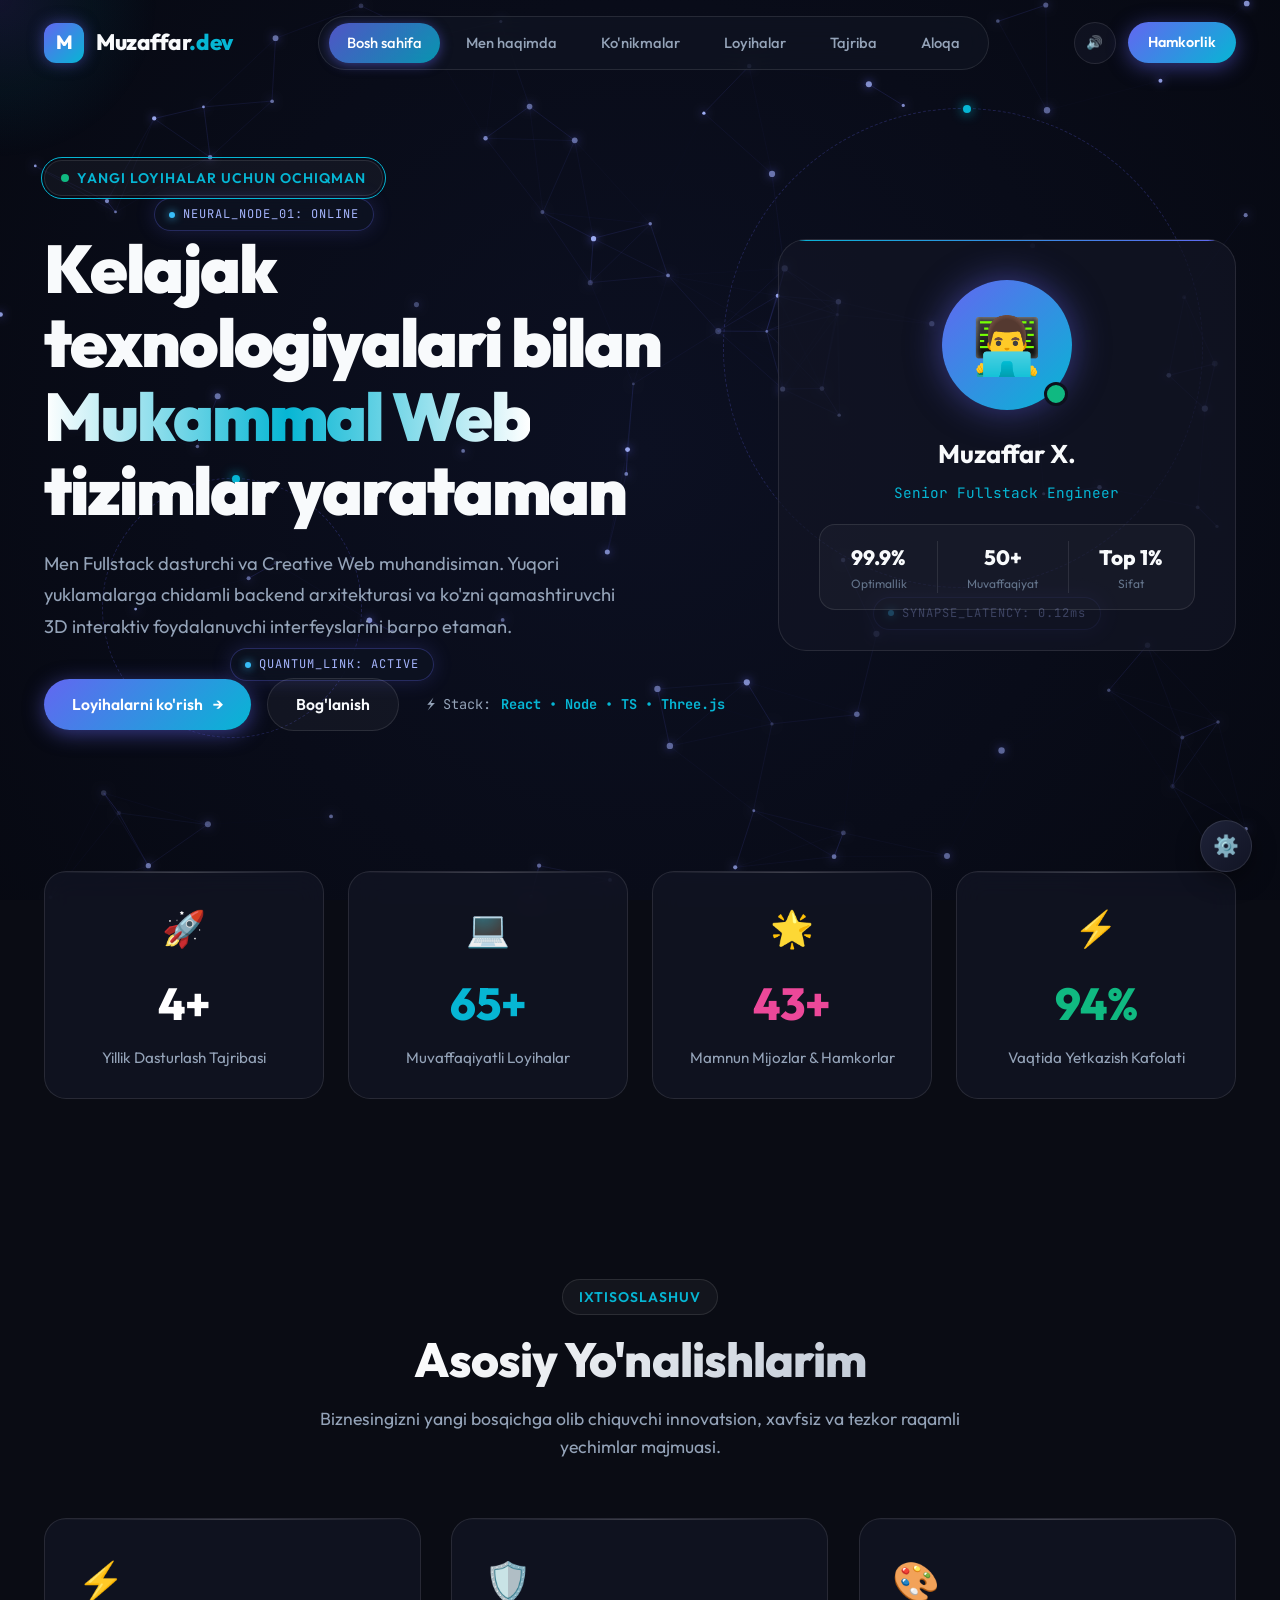
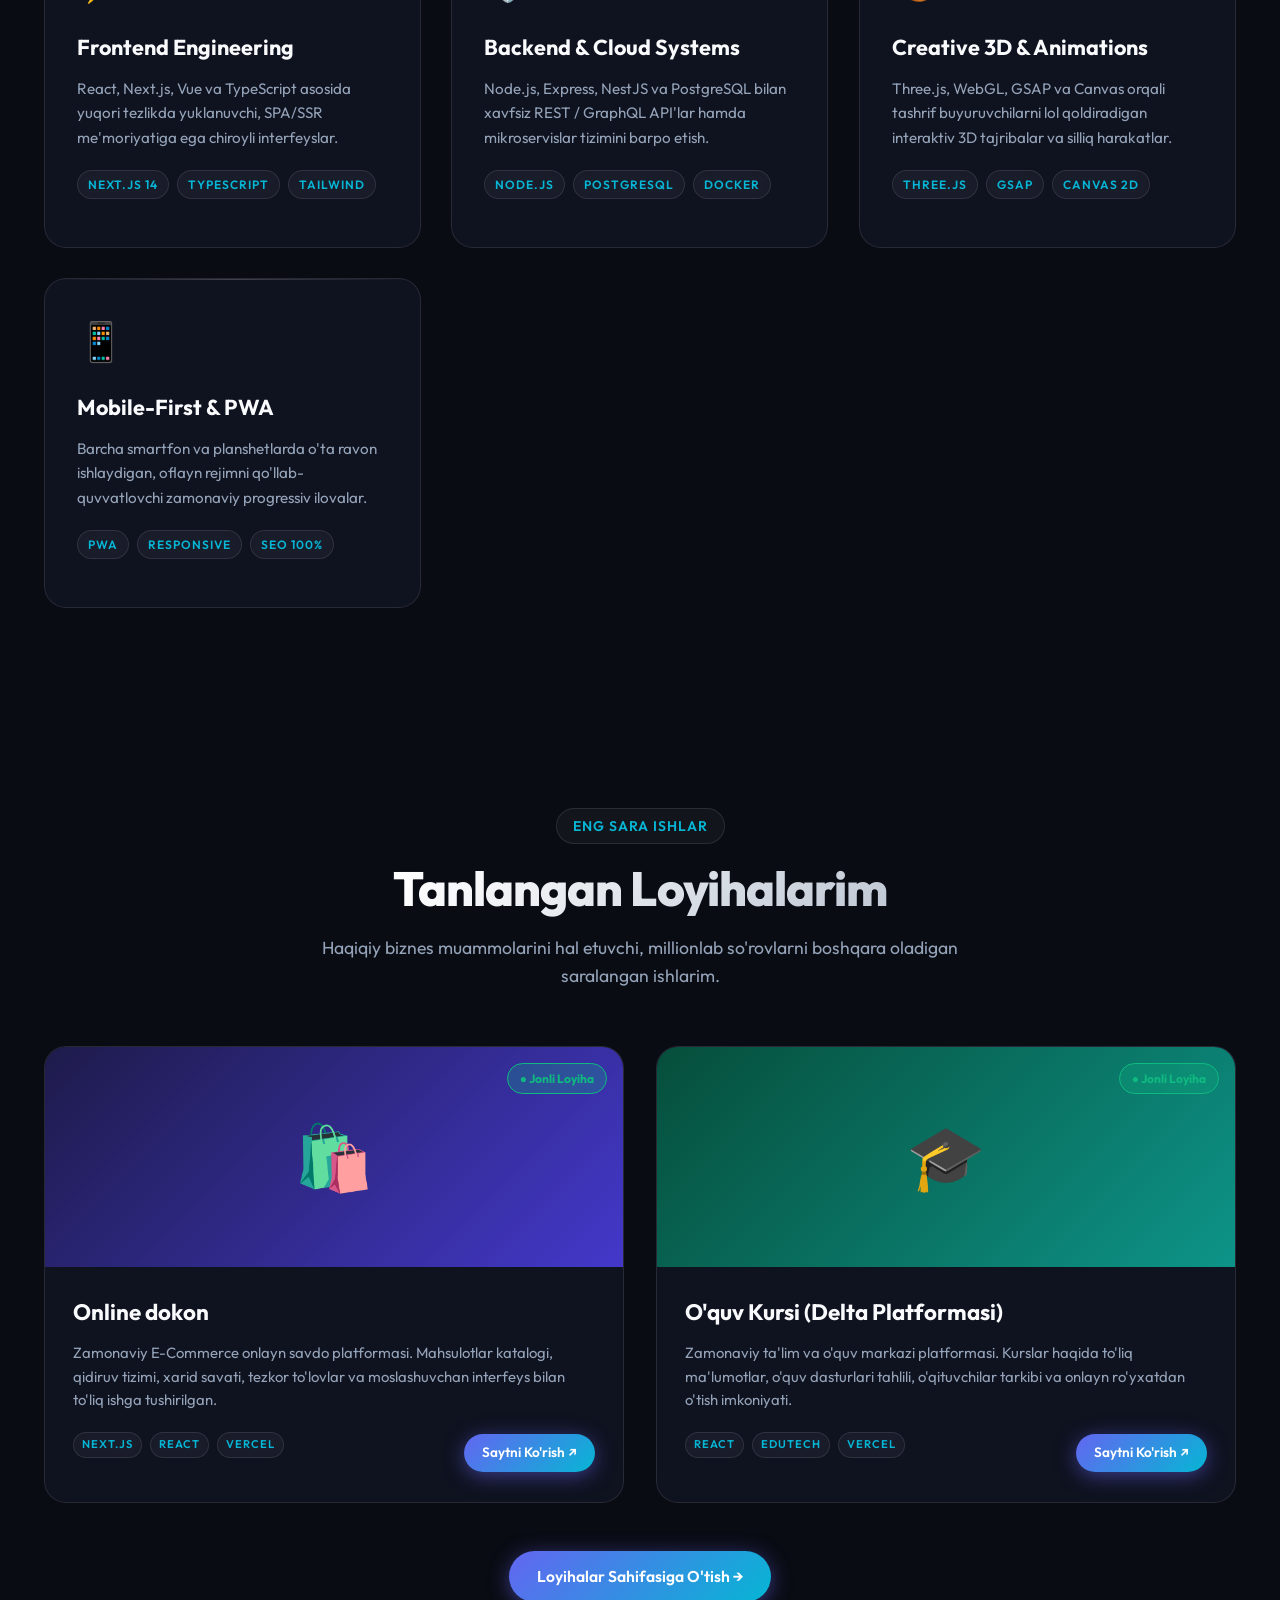
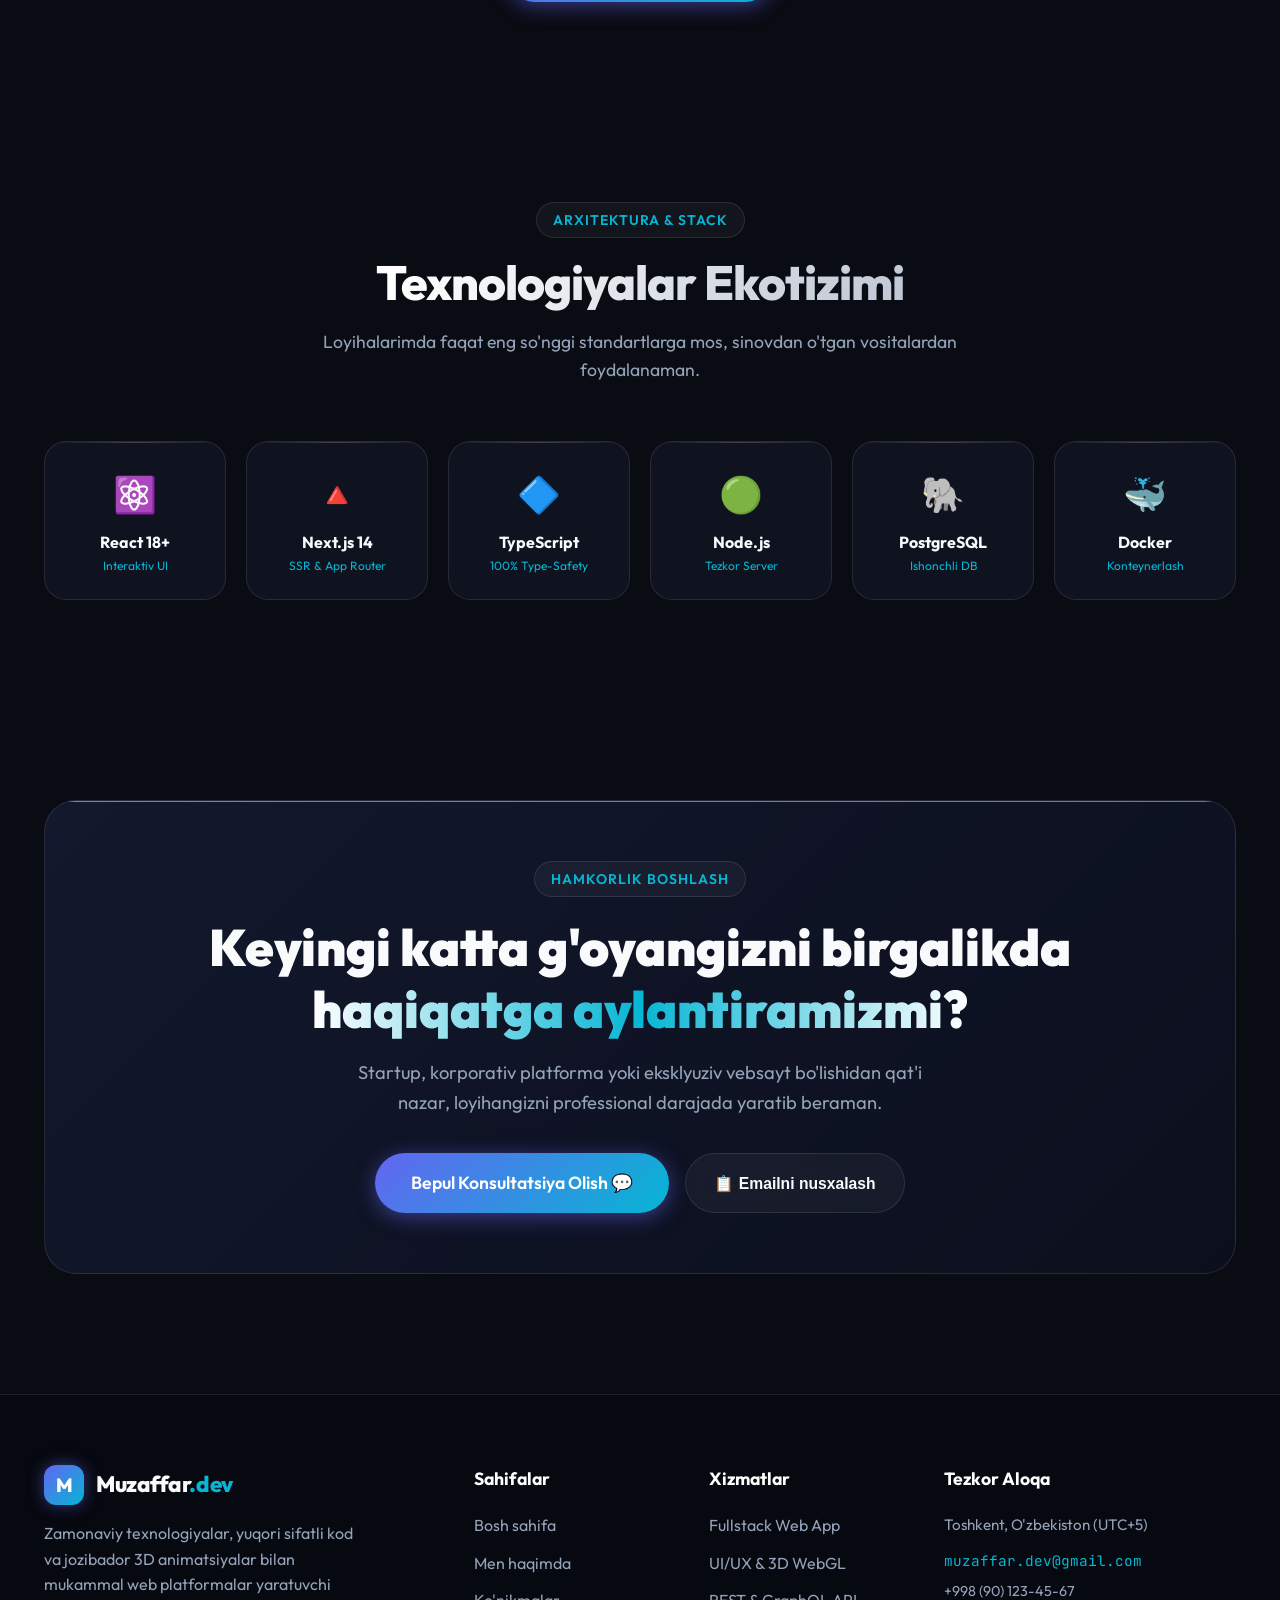
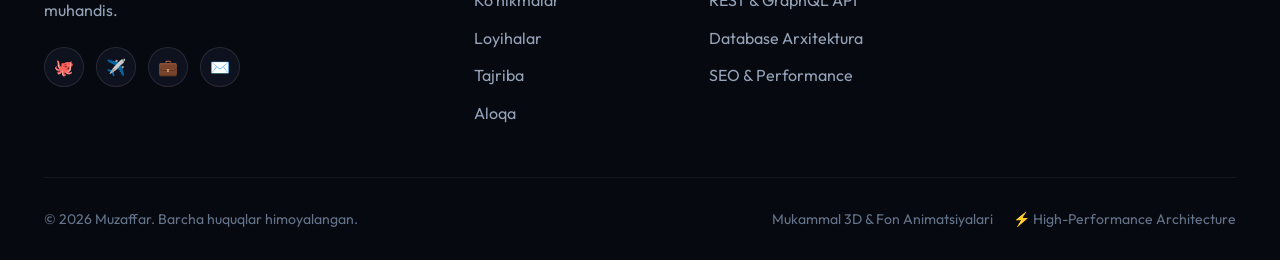
<file: index.html>
<!DOCTYPE html>
<html lang="uz">
<head>
  <meta charset="UTF-8">
  <meta name="viewport" content="width=device-width, initial-scale=1.0">
  <title>Muzaffar | Senior Fullstack & Creative Developer</title>
  <meta name="description" content="Zamonaviy, yuqori tezlikdagi va interaktiv web-loyihalar yaratuvchi Fullstack dasturchi portfoliosi.">
  <link rel="preconnect" href="https://fonts.googleapis.com">
  <link rel="preconnect" href="https://fonts.gstatic.com" crossorigin>
  <link href="https://fonts.googleapis.com/css2?family=JetBrains+Mono:wght@400;600&family=Outfit:wght@300;400;500;600;700;800;900&display=swap" rel="stylesheet">
  <link rel="stylesheet" href="assets/css/style.css">
  <link rel="stylesheet" href="assets/css/backgrounds.css">
  <link rel="stylesheet" href="assets/css/animations.css">
</head>
<body class="theme-neural-mesh">
  <!-- Scroll Progress Indicator -->
  <div id="scroll-progress"></div>

  <!-- Cursor Spotlight -->
  <div id="cursor-glow"></div>

  <!-- 3-Mode Dynamic Background Stage -->
  <div id="background-stage">
    <canvas id="bg-canvas"></canvas>
    <div id="matched-elements-layer"></div>
  </div>

  <!-- Global Navigation Header -->
  <header class="site-header">
    <div class="container nav-container">
      <a href="index.html" class="brand-logo">
        <div class="logo-badge">M</div>
        <div class="logo-text">Muzaffar<span>.dev</span></div>
      </a>

      <ul class="nav-menu" id="nav-menu">
        <li><a href="index.html" class="nav-link active">Bosh sahifa</a></li>
        <li><a href="about.html" class="nav-link">Men haqimda</a></li>
        <li><a href="skills.html" class="nav-link">Ko'nikmalar</a></li>
        <li><a href="projects.html" class="nav-link">Loyihalar</a></li>
        <li><a href="experience.html" class="nav-link">Tajriba</a></li>
        <li><a href="contact.html" class="nav-link">Aloqa</a></li>
      </ul>

      <div class="nav-actions">
        <button class="icon-btn" id="sound-toggle-btn" title="Ovozni yoqish / o'chirish">🔊</button>
        <a href="contact.html" class="btn btn-primary" style="padding: 9px 20px; font-size: 0.9rem;">Hamkorlik</a>
        <button class="menu-toggle" id="menu-toggle" aria-label="Menyu">
          <span></span><span></span><span></span>
        </button>
      </div>
    </div>
  </header>

  <!-- ==========================================
       SECTION 1: HERO & INTERACTIVE SHOWCASE
       ========================================== -->
  <section class="section hero-main-section">
    <div class="container">
      <div class="hero-grid-wrapper">
        
        <div class="reveal-fade-up">
          <div class="section-tag radar-pulse">
            <span style="width: 8px; height: 8px; border-radius: 50%; background: #10b981; display: inline-block;"></span>
            Yangi loyihalar uchun ochiqman
          </div>
          <h1 style="font-size: clamp(2.5rem, 5.5vw, 4.2rem); font-weight: 900; line-height: 1.1; margin: 20px 0; letter-spacing: -0.03em;">
            Kelajak texnologiyalari bilan <span class="shimmer-text">Mukammal Web</span> tizimlar yarataman
          </h1>
          <p style="font-size: 1.15rem; color: var(--text-muted); line-height: 1.7; max-width: 580px; margin-bottom: 36px;">
            Men Fullstack dasturchi va Creative Web muhandisiman. Yuqori yuklamalarga chidamli backend arxitekturasi va ko'zni qamashtiruvchi 3D interaktiv foydalanuvchi interfeyslarini barpo etaman.
          </p>

          <div style="display: flex; gap: 16px; flex-wrap: wrap; align-items: center;">
            <a href="projects.html" class="btn btn-primary btn-magnetic">
              Loyihalarni ko'rish <span>→</span>
            </a>
            <a href="contact.html" class="btn btn-outline">
              Bog'lanish
            </a>
            <div style="display: flex; align-items: center; gap: 10px; margin-left: 12px; font-family: var(--font-mono); font-size: 0.85rem; color: var(--text-muted);">
              <span>⚡ Stack:</span>
              <strong style="color: var(--secondary);">React • Node • TS • Three.js</strong>
            </div>
          </div>
        </div>

        <div class="reveal-scale delay-2" style="position: relative;">
          <div class="glass-card tilt-card glow-border" style="padding: 40px; text-align: center; border-radius: 28px;">
            <div style="width: 130px; height: 130px; margin: 0 auto 24px auto; border-radius: 50%; background: linear-gradient(135deg, var(--primary), var(--secondary)); display: flex; align-items: center; justify-content: center; box-shadow: 0 0 35px var(--primary-glow); position: relative;">
              <span style="font-size: 3.5rem;">👨‍💻</span>
              <div style="position: absolute; bottom: 4px; right: 4px; background: #10b981; border: 3px solid #0d111d; width: 24px; height: 24px; border-radius: 50%;"></div>
            </div>
            <h3 style="font-size: 1.6rem; font-weight: 700; margin-bottom: 6px;">Muzaffar X.</h3>
            <p style="color: var(--secondary); font-family: var(--font-mono); font-size: 0.9rem; margin-bottom: 20px;">Senior Fullstack Engineer</p>
            <div style="background: rgba(255,255,255,0.03); border: 1px solid var(--border-glass); border-radius: 16px; padding: 16px; display: flex; justify-content: space-around; text-align: center;">
              <div>
                <div style="color: var(--text-main); font-weight: 800; font-size: 1.3rem;">99.9%</div>
                <div style="color: var(--text-dim); font-size: 0.75rem;">Optimallik</div>
              </div>
              <div style="width: 1px; background: var(--border-glass);"></div>
              <div>
                <div style="color: var(--text-main); font-weight: 800; font-size: 1.3rem;">50+</div>
                <div style="color: var(--text-dim); font-size: 0.75rem;">Muvaffaqiyat</div>
              </div>
              <div style="width: 1px; background: var(--border-glass);"></div>
              <div>
                <div style="color: var(--text-main); font-weight: 800; font-size: 1.3rem;">Top 1%</div>
                <div style="color: var(--text-dim); font-size: 0.75rem;">Sifat</div>
              </div>
            </div>
          </div>
        </div>

      </div>
    </div>
  </section>

  <!-- ==========================================
       SECTION 2: LIVE METRICS & STATISTICS
       ========================================== -->
  <section class="section" style="padding: 40px 0 80px 0;">
    <div class="container">
      <div style="display: grid; grid-template-columns: repeat(auto-fit, minmax(240px, 1fr)); gap: 24px;">
        
        <div class="glass-card tilt-card reveal-fade-up delay-1" style="text-align: center; padding: 28px;">
          <div style="font-size: 2.2rem; margin-bottom: 12px;">🚀</div>
          <div class="stat-counter" data-target="5" data-suffix="+" style="font-size: 2.8rem; font-weight: 800; color: #fff;">0+</div>
          <div style="color: var(--text-muted); font-size: 0.95rem; margin-top: 6px;">Yillik Dasturlash Tajribasi</div>
        </div>

        <div class="glass-card tilt-card reveal-fade-up delay-2" style="text-align: center; padding: 28px;">
          <div style="font-size: 2.2rem; margin-bottom: 12px;">💻</div>
          <div class="stat-counter" data-target="68" data-suffix="+" style="font-size: 2.8rem; font-weight: 800; color: var(--secondary);">0+</div>
          <div style="color: var(--text-muted); font-size: 0.95rem; margin-top: 6px;">Muvaffaqiyatli Loyihalar</div>
        </div>

        <div class="glass-card tilt-card reveal-fade-up delay-3" style="text-align: center; padding: 28px;">
          <div style="font-size: 2.2rem; margin-bottom: 12px;">🌟</div>
          <div class="stat-counter" data-target="45" data-suffix="+" style="font-size: 2.8rem; font-weight: 800; color: var(--accent);">0+</div>
          <div style="color: var(--text-muted); font-size: 0.95rem; margin-top: 6px;">Mamnun Mijozlar & Hamkorlar</div>
        </div>

        <div class="glass-card tilt-card reveal-fade-up delay-4" style="text-align: center; padding: 28px;">
          <div style="font-size: 2.2rem; margin-bottom: 12px;">⚡</div>
          <div class="stat-counter" data-target="99" data-suffix="%" style="font-size: 2.8rem; font-weight: 800; color: var(--success);">0%</div>
          <div style="color: var(--text-muted); font-size: 0.95rem; margin-top: 6px;">Vaqtida Yetkazish Kafolati</div>
        </div>

      </div>
    </div>
  </section>

  <!-- ==========================================
       SECTION 3: CORE SPECIALIZATIONS
       ========================================== -->
  <section class="section">
    <div class="container">
      <div class="section-header reveal-fade-up">
        <span class="section-tag">Ixtisoslashuv</span>
        <h2 class="section-title">Asosiy Yo'nalishlarim</h2>
        <p class="section-desc">Biznesingizni yangi bosqichga olib chiquvchi innovatsion, xavfsiz va tezkor raqamli yechimlar majmuasi.</p>
      </div>

      <div style="display: grid; grid-template-columns: repeat(auto-fit, minmax(280px, 1fr)); gap: 30px;">
        
        <div class="glass-card tilt-card reveal-fade-up delay-1">
          <div style="font-size: 2.4rem; margin-bottom: 18px;">⚡</div>
          <h3 style="font-size: 1.35rem; font-weight: 700; margin-bottom: 12px;">Frontend Engineering</h3>
          <p style="color: var(--text-muted); font-size: 0.95rem; line-height: 1.6; margin-bottom: 20px;">
            React, Next.js, Vue va TypeScript asosida yuqori tezlikda yuklanuvchi, SPA/SSR me'moriyatiga ega chiroyli interfeyslar.
          </p>
          <div style="display: flex; gap: 8px; flex-wrap: wrap;">
            <span class="section-tag" style="padding: 4px 10px; font-size: 0.75rem;">Next.js 14</span>
            <span class="section-tag" style="padding: 4px 10px; font-size: 0.75rem;">TypeScript</span>
            <span class="section-tag" style="padding: 4px 10px; font-size: 0.75rem;">Tailwind</span>
          </div>
        </div>

        <div class="glass-card tilt-card reveal-fade-up delay-2">
          <div style="font-size: 2.4rem; margin-bottom: 18px;">🛡️</div>
          <h3 style="font-size: 1.35rem; font-weight: 700; margin-bottom: 12px;">Backend & Cloud Systems</h3>
          <p style="color: var(--text-muted); font-size: 0.95rem; line-height: 1.6; margin-bottom: 20px;">
            Node.js, Express, NestJS va PostgreSQL bilan xavfsiz REST / GraphQL API'lar hamda mikroservislar tizimini barpo etish.
          </p>
          <div style="display: flex; gap: 8px; flex-wrap: wrap;">
            <span class="section-tag" style="padding: 4px 10px; font-size: 0.75rem;">Node.js</span>
            <span class="section-tag" style="padding: 4px 10px; font-size: 0.75rem;">PostgreSQL</span>
            <span class="section-tag" style="padding: 4px 10px; font-size: 0.75rem;">Docker</span>
          </div>
        </div>

        <div class="glass-card tilt-card reveal-fade-up delay-3">
          <div style="font-size: 2.4rem; margin-bottom: 18px;">🎨</div>
          <h3 style="font-size: 1.35rem; font-weight: 700; margin-bottom: 12px;">Creative 3D & Animations</h3>
          <p style="color: var(--text-muted); font-size: 0.95rem; line-height: 1.6; margin-bottom: 20px;">
            Three.js, WebGL, GSAP va Canvas orqali tashrif buyuruvchilarni lol qoldiradigan interaktiv 3D tajribalar va silliq harakatlar.
          </p>
          <div style="display: flex; gap: 8px; flex-wrap: wrap;">
            <span class="section-tag" style="padding: 4px 10px; font-size: 0.75rem;">Three.js</span>
            <span class="section-tag" style="padding: 4px 10px; font-size: 0.75rem;">GSAP</span>
            <span class="section-tag" style="padding: 4px 10px; font-size: 0.75rem;">Canvas 2D</span>
          </div>
        </div>

        <div class="glass-card tilt-card reveal-fade-up delay-4">
          <div style="font-size: 2.4rem; margin-bottom: 18px;">📱</div>
          <h3 style="font-size: 1.35rem; font-weight: 700; margin-bottom: 12px;">Mobile-First & PWA</h3>
          <p style="color: var(--text-muted); font-size: 0.95rem; line-height: 1.6; margin-bottom: 20px;">
            Barcha smartfon va planshetlarda o'ta ravon ishlaydigan, oflayn rejimni qo'llab-quvvatlovchi zamonaviy progressiv ilovalar.
          </p>
          <div style="display: flex; gap: 8px; flex-wrap: wrap;">
            <span class="section-tag" style="padding: 4px 10px; font-size: 0.75rem;">PWA</span>
            <span class="section-tag" style="padding: 4px 10px; font-size: 0.75rem;">Responsive</span>
            <span class="section-tag" style="padding: 4px 10px; font-size: 0.75rem;">SEO 100%</span>
          </div>
        </div>

      </div>
    </div>
  </section>

  <!-- ==========================================
       SECTION 4: FEATURED MASTERPIECES SHOWCASE
       ========================================== -->
  <section class="section">
    <div class="container">
      <div class="section-header reveal-fade-up">
        <span class="section-tag">Eng Sara Ishlar</span>
        <h2 class="section-title">Tanlangan Loyihalarim</h2>
        <p class="section-desc">Haqiqiy biznes muammolarini hal etuvchi, millionlab so'rovlarni boshqara oladigan saralangan ishlarim.</p>
      </div>

      <div style="display: grid; grid-template-columns: repeat(auto-fit, minmax(340px, 1fr)); gap: 32px;">
        
        <!-- Project Card 1: Muzaffar Online Shop -->
        <div class="glass-card tilt-card reveal-fade-up delay-1" style="padding: 0; overflow: hidden;">
          <div style="height: 220px; background: linear-gradient(135deg, #1e1b4b, #4338ca); position: relative; display: flex; align-items: center; justify-content: center;">
            <div style="font-size: 4rem;">🛍️</div>
            <span style="position: absolute; top: 16px; right: 16px; background: rgba(16, 185, 129, 0.25); color: #10b981; border: 1px solid #10b981; backdrop-filter: blur(8px); padding: 5px 12px; border-radius: 20px; font-size: 0.75rem; font-weight: 700;">● Jonli Loyiha</span>
          </div>
          <div style="padding: 28px;">
            <h3 style="font-size: 1.4rem; font-weight: 700; margin-bottom: 10px;">Online dokon</h3>
            <p style="color: var(--text-muted); font-size: 0.93rem; line-height: 1.6; margin-bottom: 20px;">
              Zamonaviy E-Commerce onlayn savdo platformasi. Mahsulotlar katalogi, qidiruv tizimi, xarid savati, tezkor to'lovlar va moslashuvchan interfeys bilan to'liq ishga tushirilgan.
            </p>
            <div style="display: flex; justify-content: space-between; align-items: center; flex-wrap: wrap; gap: 12px;">
              <div style="display: flex; gap: 8px;">
                <span class="section-tag" style="padding: 3px 8px; font-size: 0.7rem;">Next.js</span>
                <span class="section-tag" style="padding: 3px 8px; font-size: 0.7rem;">React</span>
                <span class="section-tag" style="padding: 3px 8px; font-size: 0.7rem;">Vercel</span>
              </div>
              <a href="https://online-dokon-g9tz.vercel.app/" target="_blank" rel="noopener noreferrer" class="btn btn-primary" style="padding: 8px 18px; font-size: 0.85rem;">
                Saytni Ko'rish ↗
              </a>
            </div>
          </div>
        </div>

        <!-- Project Card 2: O'quv Kursi Delta -->
        <div class="glass-card tilt-card reveal-fade-up delay-2" style="padding: 0; overflow: hidden;">
          <div style="height: 220px; background: linear-gradient(135deg, #064e3b, #0d9488); position: relative; display: flex; align-items: center; justify-content: center;">
            <div style="font-size: 4rem;">🎓</div>
            <span style="position: absolute; top: 16px; right: 16px; background: rgba(16, 185, 129, 0.25); color: #10b981; border: 1px solid #10b981; backdrop-filter: blur(8px); padding: 5px 12px; border-radius: 20px; font-size: 0.75rem; font-weight: 700;">● Jonli Loyiha</span>
          </div>
          <div style="padding: 28px;">
            <h3 style="font-size: 1.4rem; font-weight: 700; margin-bottom: 10px;">O'quv Kursi (Delta Platformasi)</h3>
            <p style="color: var(--text-muted); font-size: 0.93rem; line-height: 1.6; margin-bottom: 20px;">
              Zamonaviy ta'lim va o'quv markazi platformasi. Kurslar haqida to'liq ma'lumotlar, o'quv dasturlari tahlili, o'qituvchilar tarkibi va onlayn ro'yxatdan o'tish imkoniyati.
            </p>
            <div style="display: flex; justify-content: space-between; align-items: center; flex-wrap: wrap; gap: 12px;">
              <div style="display: flex; gap: 8px;">
                <span class="section-tag" style="padding: 3px 8px; font-size: 0.7rem;">React</span>
                <span class="section-tag" style="padding: 3px 8px; font-size: 0.7rem;">EduTech</span>
                <span class="section-tag" style="padding: 3px 8px; font-size: 0.7rem;">Vercel</span>
              </div>
              <a href="https://o-quv-kursi-delta.vercel.app/" target="_blank" rel="noopener noreferrer" class="btn btn-primary" style="padding: 8px 18px; font-size: 0.85rem;">
                Saytni Ko'rish ↗
              </a>
            </div>
          </div>
        </div>

      </div>

      <div style="text-align: center; margin-top: 48px;">
        <a href="projects.html" class="btn btn-primary">Loyihalar Sahifasiga O'tish →</a>
      </div>
    </div>
  </section>

  <!-- ==========================================
       SECTION 5: INTERACTIVE TECH ECOSYSTEM
       ========================================== -->
  <section class="section">
    <div class="container">
      <div class="section-header reveal-fade-up">
        <span class="section-tag">Arxitektura & Stack</span>
        <h2 class="section-title">Texnologiyalar Ekotizimi</h2>
        <p class="section-desc">Loyihalarimda faqat eng so'nggi standartlarga mos, sinovdan o'tgan vositalardan foydalanaman.</p>
      </div>

      <div style="display: grid; grid-template-columns: repeat(auto-fit, minmax(170px, 1fr)); gap: 20px;">
        
        <div class="glass-card tilt-card reveal-scale delay-1" style="text-align: center; padding: 24px 16px;">
          <div style="font-size: 2.2rem; margin-bottom: 8px;">⚛️</div>
          <div style="font-weight: 700;">React 18+</div>
          <div style="font-size: 0.75rem; color: var(--secondary);">Interaktiv UI</div>
        </div>

        <div class="glass-card tilt-card reveal-scale delay-2" style="text-align: center; padding: 24px 16px;">
          <div style="font-size: 2.2rem; margin-bottom: 8px;">🔺</div>
          <div style="font-weight: 700;">Next.js 14</div>
          <div style="font-size: 0.75rem; color: var(--secondary);">SSR & App Router</div>
        </div>

        <div class="glass-card tilt-card reveal-scale delay-3" style="text-align: center; padding: 24px 16px;">
          <div style="font-size: 2.2rem; margin-bottom: 8px;">🔷</div>
          <div style="font-weight: 700;">TypeScript</div>
          <div style="font-size: 0.75rem; color: var(--secondary);">100% Type-Safety</div>
        </div>

        <div class="glass-card tilt-card reveal-scale delay-4" style="text-align: center; padding: 24px 16px;">
          <div style="font-size: 2.2rem; margin-bottom: 8px;">🟢</div>
          <div style="font-weight: 700;">Node.js</div>
          <div style="font-size: 0.75rem; color: var(--secondary);">Tezkor Server</div>
        </div>

        <div class="glass-card tilt-card reveal-scale delay-5" style="text-align: center; padding: 24px 16px;">
          <div style="font-size: 2.2rem; margin-bottom: 8px;">🐘</div>
          <div style="font-weight: 700;">PostgreSQL</div>
          <div style="font-size: 0.75rem; color: var(--secondary);">Ishonchli DB</div>
        </div>

        <div class="glass-card tilt-card reveal-scale delay-6" style="text-align: center; padding: 24px 16px;">
          <div style="font-size: 2.2rem; margin-bottom: 8px;">🐳</div>
          <div style="font-weight: 700;">Docker</div>
          <div style="font-size: 0.75rem; color: var(--secondary);">Konteynerlash</div>
        </div>

      </div>
    </div>
  </section>

  <!-- ==========================================
       SECTION 6: CALL-TO-ACTION & FAST PITCH
       ========================================== -->
  <section class="section" style="padding-bottom: 120px;">
    <div class="container">
      <div class="glass-card glow-border reveal-scale" style="padding: 60px 40px; text-align: center; border-radius: 32px; background: linear-gradient(135deg, rgba(20, 26, 48, 0.9), rgba(12, 16, 30, 0.95));">
        <span class="section-tag" style="margin-bottom: 20px;">Hamkorlik Boshlash</span>
        <h2 style="font-size: clamp(2rem, 4vw, 3.2rem); font-weight: 900; margin-bottom: 18px; line-height: 1.2;">
          Keyingi katta g'oyangizni birgalikda <br><span class="shimmer-text">haqiqatga aylantiramizmi?</span>
        </h2>
        <p style="color: var(--text-muted); font-size: 1.15rem; max-width: 600px; margin: 0 auto 36px auto;">
          Startup, korporativ platforma yoki eksklyuziv vebsayt bo'lishidan qat'i nazar, loyihangizni professional darajada yaratib beraman.
        </p>

        <div style="display: flex; justify-content: center; gap: 16px; flex-wrap: wrap;">
          <a href="contact.html" class="btn btn-primary btn-magnetic" style="padding: 16px 36px; font-size: 1.1rem;">
            Bepul Konsultatsiya Olish 💬
          </a>
          <button class="btn btn-outline" data-copy-text="muzaffar.dev@gmail.com">
            📋 Emailni nusxalash
          </button>
        </div>
      </div>
    </div>
  </section>

  <!-- Global Footer -->
  <footer class="site-footer">
    <div class="container">
      <div class="footer-grid">
        <div class="footer-brand">
          <a href="index.html" class="brand-logo" style="margin-bottom: 16px;">
            <div class="logo-badge">M</div>
            <div class="logo-text">Muzaffar<span>.dev</span></div>
          </a>
          <p>Zamonaviy texnologiyalar, yuqori sifatli kod va jozibador 3D animatsiyalar bilan mukammal web platformalar yaratuvchi muhandis.</p>
          <div class="social-links">
            <a href="https://github.com" target="_blank" class="social-icon" title="GitHub">🐙</a>
            <a href="https://t.me" target="_blank" class="social-icon" title="Telegram">✈️</a>
            <a href="https://linkedin.com" target="_blank" class="social-icon" title="LinkedIn">💼</a>
            <a href="mailto:muzaffar.dev@gmail.com" class="social-icon" title="Email">✉️</a>
          </div>
        </div>

        <div>
          <h4 class="footer-title">Sahifalar</h4>
          <ul class="footer-links">
            <li><a href="index.html">Bosh sahifa</a></li>
            <li><a href="about.html">Men haqimda</a></li>
            <li><a href="skills.html">Ko'nikmalar</a></li>
            <li><a href="projects.html">Loyihalar</a></li>
            <li><a href="experience.html">Tajriba</a></li>
            <li><a href="contact.html">Aloqa</a></li>
          </ul>
        </div>

        <div>
          <h4 class="footer-title">Xizmatlar</h4>
          <ul class="footer-links">
            <li><a href="skills.html">Fullstack Web App</a></li>
            <li><a href="skills.html">UI/UX & 3D WebGL</a></li>
            <li><a href="skills.html">REST & GraphQL API</a></li>
            <li><a href="skills.html">Database Arxitektura</a></li>
            <li><a href="skills.html">SEO & Performance</a></li>
          </ul>
        </div>

        <div>
          <h4 class="footer-title">Tezkor Aloqa</h4>
          <p style="color: var(--text-muted); font-size: 0.95rem; margin-bottom: 12px;">Toshkent, O'zbekiston (UTC+5)</p>
          <p style="color: var(--secondary); font-family: var(--font-mono); font-size: 0.9rem; margin-bottom: 8px;">muzaffar.dev@gmail.com</p>
          <p style="color: var(--text-muted); font-size: 0.9rem;">+998 (90) 123-45-67</p>
        </div>
      </div>

      <div class="footer-bottom">
        <div>© 2026 Muzaffar. Barcha huquqlar himoyalangan.</div>
        <div style="display: flex; gap: 20px;">
          <span>Mukammal 3D & Fon Animatsiyalari</span>
          <span>⚡ High-Performance Architecture</span>
        </div>
      </div>
    </div>
  </footer>

  <!-- Floating Dock for 3-Mode Background Switcher -->
  <div class="floating-control-dock">
    <div class="bg-switcher-card" id="bg-switcher-dock">
      <div class="bg-switcher-title">
        <span>🎨 Fon Animatsiyasi (3 xil)</span>
      </div>
      <div class="bg-switcher-options">
        <button class="bg-mode-btn active" data-mode="neural-mesh">
          <span>🌌</span> Neyron Tarmoq
        </button>
        <button class="bg-mode-btn" data-mode="cyber-matrix">
          <span>⚡</span> Kiberpank
        </button>
        <button class="bg-mode-btn" data-mode="aurora-liquid">
          <span>🌊</span> Aura To'lqin
        </button>
      </div>
    </div>
    <button class="dock-trigger-btn" id="dock-trigger" title="Fon animatsiyasini almashtirish">
      ⚙️
    </button>
  </div>

  <script src="assets/js/background-engine.js"></script>
  <script src="assets/js/main.js"></script>
  <script src="assets/js/interactive-features.js"></script>
</body>
</html>
</file>
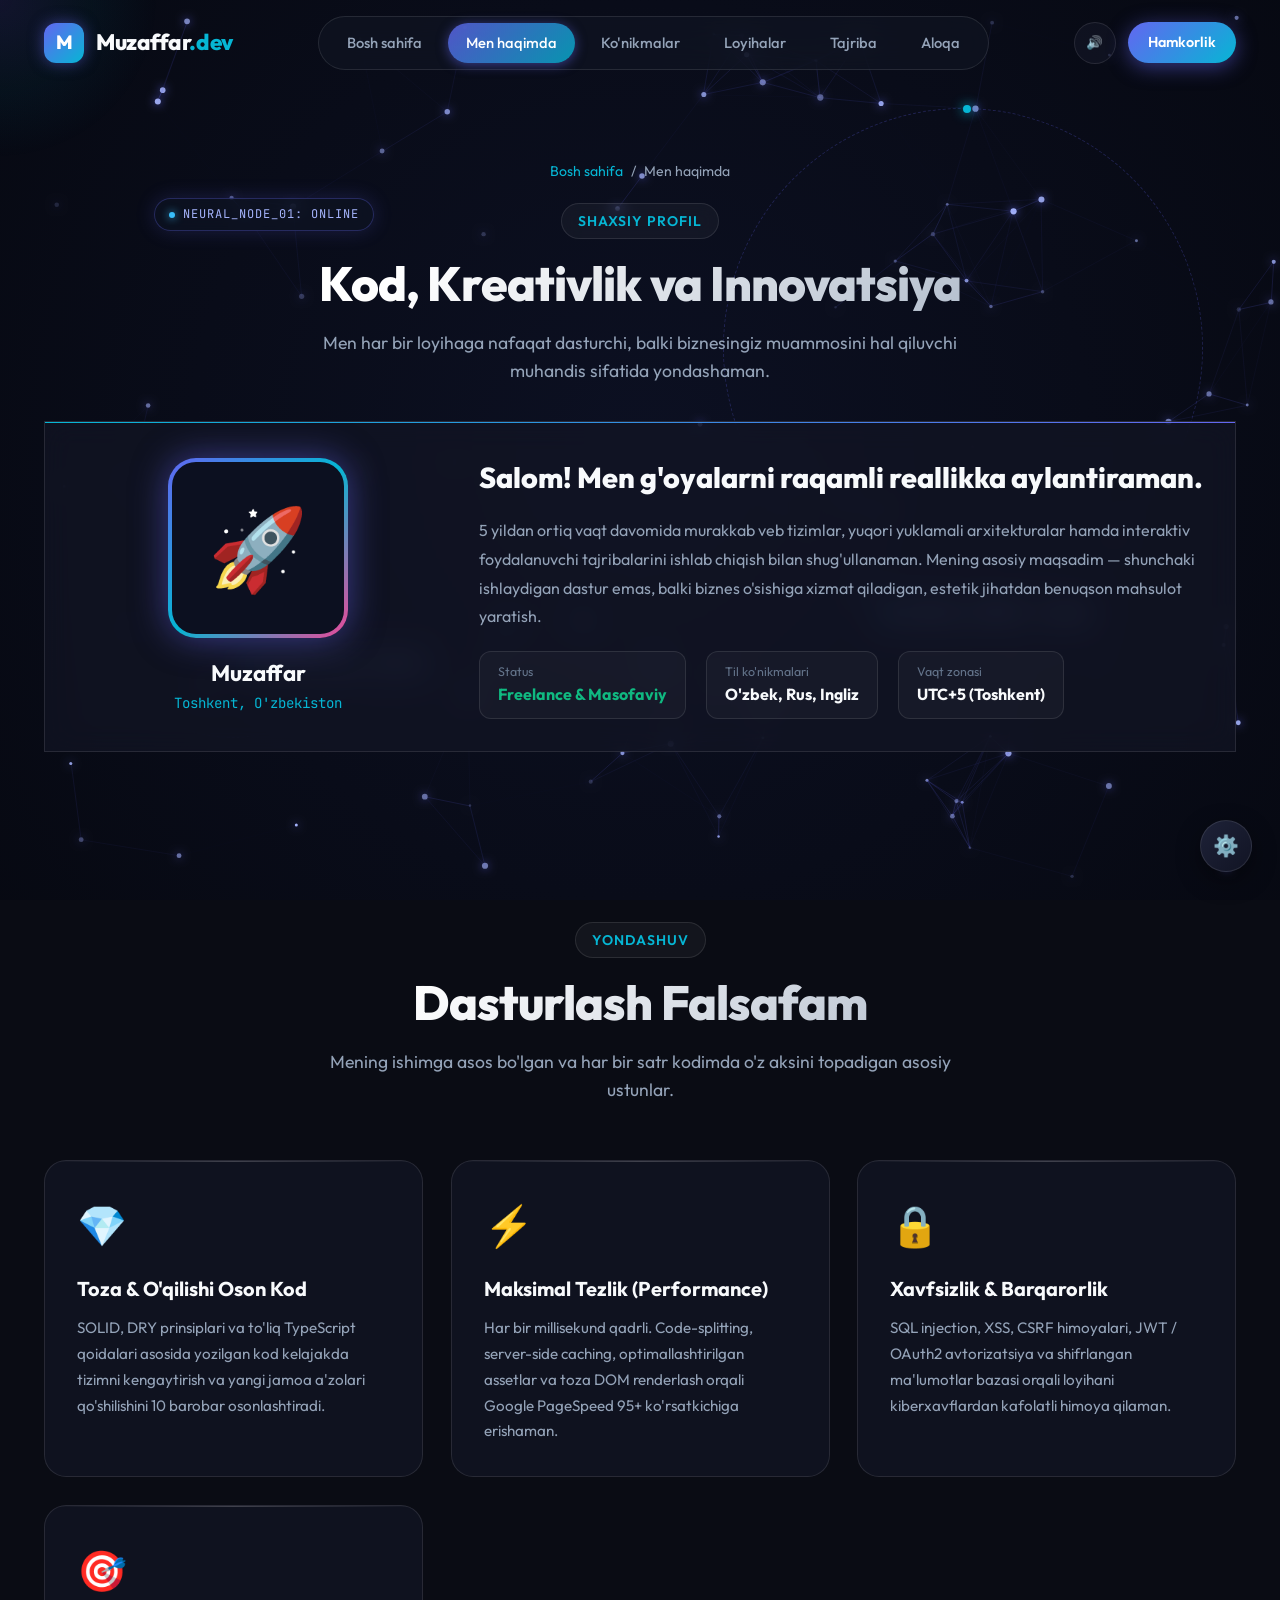
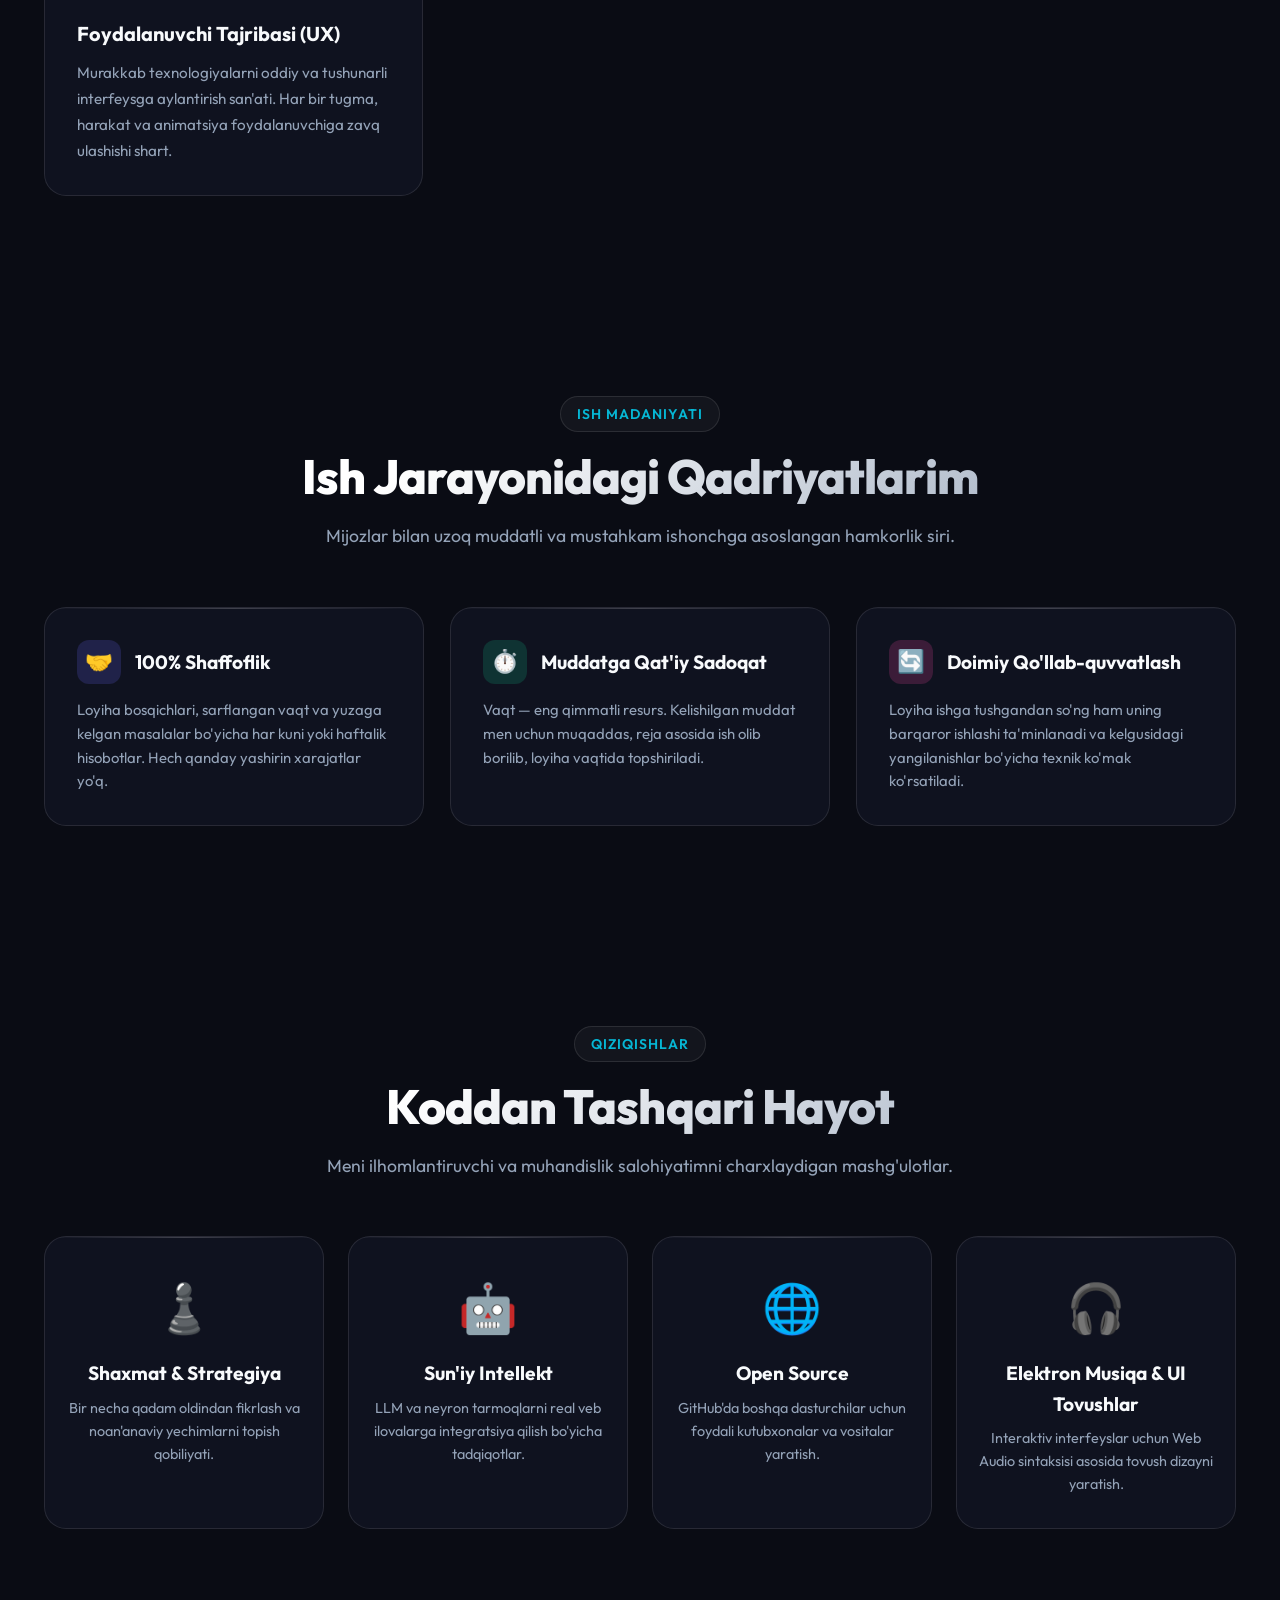
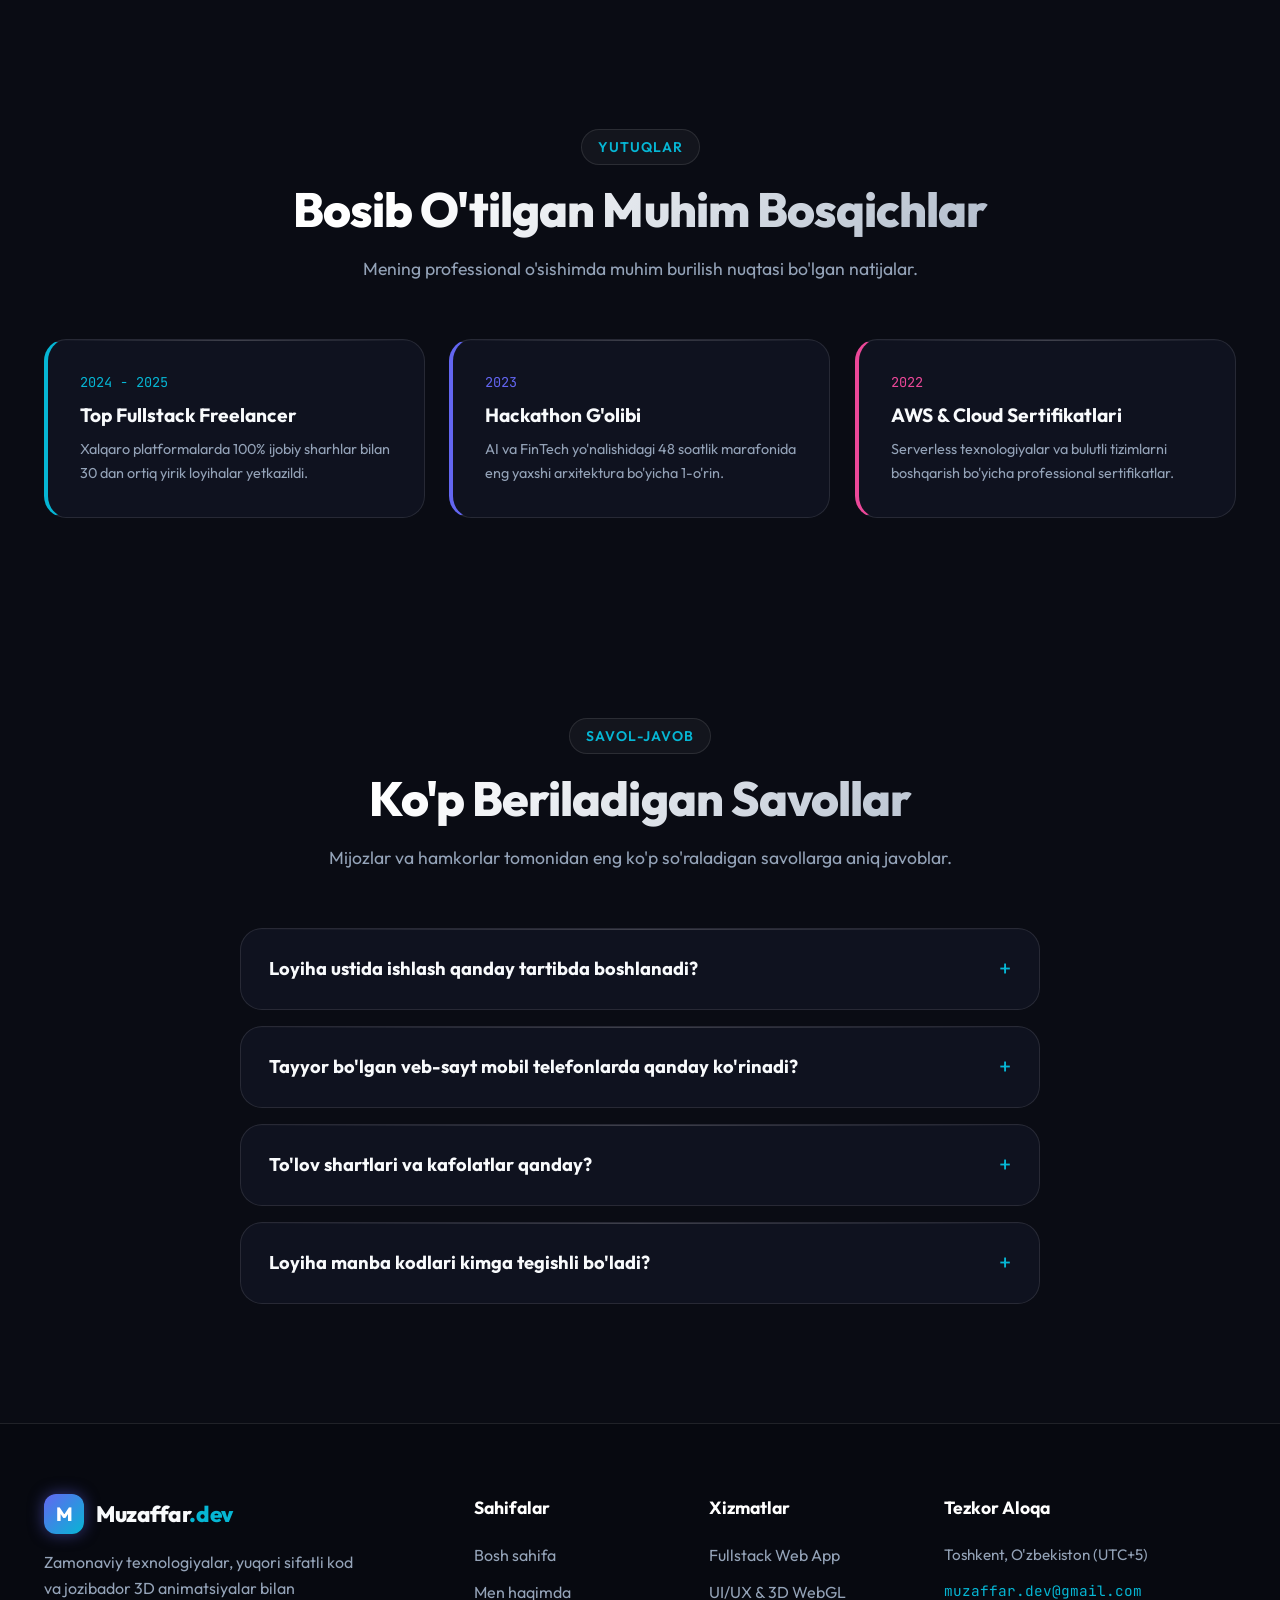
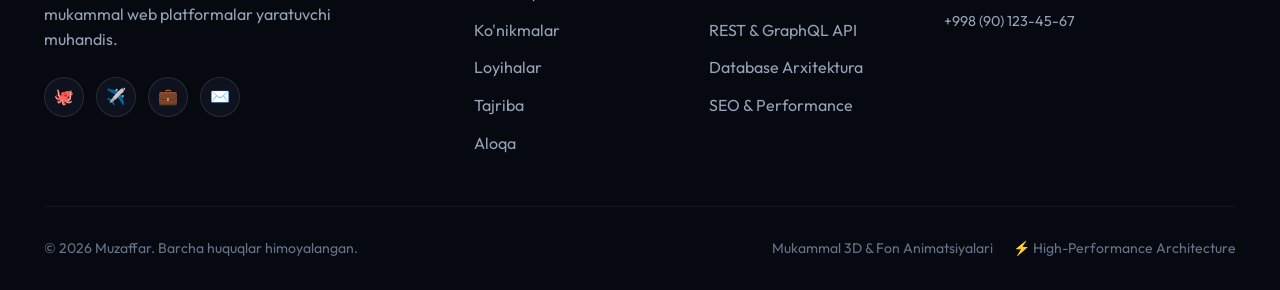
<file: about.html>
<!DOCTYPE html>
<html lang="uz">
<head>
  <meta charset="UTF-8">
  <meta name="viewport" content="width=device-width, initial-scale=1.0">
  <title>Men Haqimda | Muzaffar - Fullstack & Creative Engineer</title>
  <meta name="description" content="Muzaffar haqida batafsil ma'lumot, uning falsafasi, qadriyatlari, bosib o'tgan yo'li va shaxsiy loyihalari.">
  <link rel="preconnect" href="https://fonts.googleapis.com">
  <link rel="preconnect" href="https://fonts.gstatic.com" crossorigin>
  <link href="https://fonts.googleapis.com/css2?family=JetBrains+Mono:wght@400;600&family=Outfit:wght@300;400;500;600;700;800;900&display=swap" rel="stylesheet">
  <link rel="stylesheet" href="assets/css/style.css">
  <link rel="stylesheet" href="assets/css/backgrounds.css">
  <link rel="stylesheet" href="assets/css/animations.css">
</head>
<body class="theme-neural-mesh">
  <div id="scroll-progress"></div>
  <div id="cursor-glow"></div>

  <div id="background-stage">
    <canvas id="bg-canvas"></canvas>
    <div id="matched-elements-layer"></div>
  </div>

  <header class="site-header">
    <div class="container nav-container">
      <a href="index.html" class="brand-logo">
        <div class="logo-badge">M</div>
        <div class="logo-text">Muzaffar<span>.dev</span></div>
      </a>

      <ul class="nav-menu" id="nav-menu">
        <li><a href="index.html" class="nav-link">Bosh sahifa</a></li>
        <li><a href="about.html" class="nav-link active">Men haqimda</a></li>
        <li><a href="skills.html" class="nav-link">Ko'nikmalar</a></li>
        <li><a href="projects.html" class="nav-link">Loyihalar</a></li>
        <li><a href="experience.html" class="nav-link">Tajriba</a></li>
        <li><a href="contact.html" class="nav-link">Aloqa</a></li>
      </ul>

      <div class="nav-actions">
        <button class="icon-btn" id="sound-toggle-btn" title="Ovozni yoqish / o'chirish">🔊</button>
        <a href="contact.html" class="btn btn-primary" style="padding: 9px 20px; font-size: 0.9rem;">Hamkorlik</a>
        <button class="menu-toggle" id="menu-toggle" aria-label="Menyu">
          <span></span><span></span><span></span>
        </button>
      </div>
    </div>
  </header>

  <!-- ==========================================
       SECTION 1: ABOUT HERO & MISSION STATEMENT
       ========================================== -->
  <section class="page-hero">
    <div class="container">
      <div class="hero-breadcrumbs reveal-fade-down">
        <a href="index.html">Bosh sahifa</a> <span>/</span> <span>Men haqimda</span>
      </div>
      <span class="section-tag reveal-fade-up">Shaxsiy Profil</span>
      <h1 class="section-title reveal-fade-up delay-1">Kod, Kreativlik va Innovatsiya</h1>
      <p class="section-desc reveal-fade-up delay-2">
        Men har bir loyihaga nafaqat dasturchi, balki biznesingiz muammosini hal qiluvchi muhandis sifatida yondashaman.
      </p>

      <div class="glass-card glow-border reveal-scale delay-3" style="margin-top: 36px; text-align: left;">
        <div class="about-hero-grid">
          <div style="text-align: center;">
            <div style="width: 180px; height: 180px; margin: 0 auto; border-radius: 28px; background: linear-gradient(135deg, var(--primary), var(--secondary), var(--accent)); padding: 4px; box-shadow: 0 0 35px var(--primary-glow);">
              <div style="width: 100%; height: 100%; border-radius: 24px; background: #0c1020; display: flex; align-items: center; justify-content: center; font-size: 5rem;">
                🚀
              </div>
            </div>
            <h3 style="font-size: 1.4rem; font-weight: 700; margin-top: 18px;">Muzaffar</h3>
            <p style="color: var(--secondary); font-family: var(--font-mono); font-size: 0.88rem;">Toshkent, O'zbekiston</p>
          </div>

          <div>
            <h2 style="font-size: 1.8rem; font-weight: 800; margin-bottom: 16px;">Salom! Men g'oyalarni raqamli reallikka aylantiraman.</h2>
            <p style="color: var(--text-muted); line-height: 1.8; margin-bottom: 20px;">
              5 yildan ortiq vaqt davomida murakkab veb tizimlar, yuqori yuklamali arxitekturalar hamda interaktiv foydalanuvchi tajribalarini ishlab chiqish bilan shug'ullanaman. Mening asosiy maqsadim — shunchaki ishlaydigan dastur emas, balki biznes o'sishiga xizmat qiladigan, estetik jihatdan benuqson mahsulot yaratish.
            </p>
            <div style="display: flex; gap: 20px; flex-wrap: wrap;">
              <div style="background: rgba(255,255,255,0.03); padding: 10px 18px; border-radius: 12px; border: 1px solid var(--border-glass);">
                <div style="color: var(--text-dim); font-size: 0.78rem;">Status</div>
                <strong style="color: #10b981;">Freelance & Masofaviy</strong>
              </div>
              <div style="background: rgba(255,255,255,0.03); padding: 10px 18px; border-radius: 12px; border: 1px solid var(--border-glass);">
                <div style="color: var(--text-dim); font-size: 0.78rem;">Til ko'nikmalari</div>
                <strong>O'zbek, Rus, Ingliz</strong>
              </div>
              <div style="background: rgba(255,255,255,0.03); padding: 10px 18px; border-radius: 12px; border: 1px solid var(--border-glass);">
                <div style="color: var(--text-dim); font-size: 0.78rem;">Vaqt zonasi</div>
                <strong>UTC+5 (Toshkent)</strong>
              </div>
            </div>
          </div>
        </div>
      </div>
    </div>
  </section>

  <!-- ==========================================
       SECTION 2: JOURNEY & DEV PHILOSOPHY
       ========================================== -->
  <section class="section">
    <div class="container">
      <div class="section-header reveal-fade-up">
        <span class="section-tag">Yondashuv</span>
        <h2 class="section-title">Dasturlash Falsafam</h2>
        <p class="section-desc">Mening ishimga asos bo'lgan va har bir satr kodimda o'z aksini topadigan asosiy ustunlar.</p>
      </div>

      <div style="display: grid; grid-template-columns: repeat(auto-fit, minmax(280px, 1fr)); gap: 28px;">
        
        <div class="glass-card tilt-card reveal-fade-up delay-1">
          <div style="font-size: 2.5rem; margin-bottom: 16px;">💎</div>
          <h3 style="font-size: 1.25rem; font-weight: 700; margin-bottom: 10px;">Toza & O'qilishi Oson Kod</h3>
          <p style="color: var(--text-muted); font-size: 0.95rem; line-height: 1.7;">
            SOLID, DRY prinsiplari va to'liq TypeScript qoidalari asosida yozilgan kod kelajakda tizimni kengaytirish va yangi jamoa a'zolari qo'shilishini 10 barobar osonlashtiradi.
          </p>
        </div>

        <div class="glass-card tilt-card reveal-fade-up delay-2">
          <div style="font-size: 2.5rem; margin-bottom: 16px;">⚡</div>
          <h3 style="font-size: 1.25rem; font-weight: 700; margin-bottom: 10px;">Maksimal Tezlik (Performance)</h3>
          <p style="color: var(--text-muted); font-size: 0.95rem; line-height: 1.7;">
            Har bir millisekund qadrli. Code-splitting, server-side caching, optimallashtirilgan assetlar va toza DOM renderlash orqali Google PageSpeed 95+ ko'rsatkichiga erishaman.
          </p>
        </div>

        <div class="glass-card tilt-card reveal-fade-up delay-3">
          <div style="font-size: 2.5rem; margin-bottom: 16px;">🔒</div>
          <h3 style="font-size: 1.25rem; font-weight: 700; margin-bottom: 10px;">Xavfsizlik & Barqarorlik</h3>
          <p style="color: var(--text-muted); font-size: 0.95rem; line-height: 1.7;">
            SQL injection, XSS, CSRF himoyalari, JWT / OAuth2 avtorizatsiya va shifrlangan ma'lumotlar bazasi orqali loyihani kiberxavflardan kafolatli himoya qilaman.
          </p>
        </div>

        <div class="glass-card tilt-card reveal-fade-up delay-4">
          <div style="font-size: 2.5rem; margin-bottom: 16px;">🎯</div>
          <h3 style="font-size: 1.25rem; font-weight: 700; margin-bottom: 10px;">Foydalanuvchi Tajribasi (UX)</h3>
          <p style="color: var(--text-muted); font-size: 0.95rem; line-height: 1.7;">
            Murakkab texnologiyalarni oddiy va tushunarli interfeysga aylantirish san'ati. Har bir tugma, harakat va animatsiya foydalanuvchiga zavq ulashishi shart.
          </p>
        </div>

      </div>
    </div>
  </section>

  <!-- ==========================================
       SECTION 3: CORE VALUES & WORK ETHIC
       ========================================== -->
  <section class="section">
    <div class="container">
      <div class="section-header reveal-fade-up">
        <span class="section-tag">Ish Madaniyati</span>
        <h2 class="section-title">Ish Jarayonidagi Qadriyatlarim</h2>
        <p class="section-desc">Mijozlar bilan uzoq muddatli va mustahkam ishonchga asoslangan hamkorlik siri.</p>
      </div>

      <div style="display: grid; grid-template-columns: repeat(auto-fit, minmax(320px, 1fr)); gap: 26px;">
        
        <div class="glass-card reveal-slide-left delay-1">
          <div style="display: flex; align-items: center; gap: 14px; margin-bottom: 14px;">
            <div style="width: 44px; height: 44px; border-radius: 12px; background: rgba(99, 102, 241, 0.2); display: flex; align-items: center; justify-content: center; font-size: 1.4rem;">🤝</div>
            <h4 style="font-size: 1.2rem; font-weight: 700;">100% Shaffoflik</h4>
          </div>
          <p style="color: var(--text-muted); font-size: 0.93rem; line-height: 1.6;">
            Loyiha bosqichlari, sarflangan vaqt va yuzaga kelgan masalalar bo'yicha har kuni yoki haftalik hisobotlar. Hech qanday yashirin xarajatlar yo'q.
          </p>
        </div>

        <div class="glass-card reveal-fade-up delay-2">
          <div style="display: flex; align-items: center; gap: 14px; margin-bottom: 14px;">
            <div style="width: 44px; height: 44px; border-radius: 12px; background: rgba(16, 185, 129, 0.2); display: flex; align-items: center; justify-content: center; font-size: 1.4rem;">⏱️</div>
            <h4 style="font-size: 1.2rem; font-weight: 700;">Muddatga Qat'iy Sadoqat</h4>
          </div>
          <p style="color: var(--text-muted); font-size: 0.93rem; line-height: 1.6;">
            Vaqt — eng qimmatli resurs. Kelishilgan muddat men uchun muqaddas, reja asosida ish olib borilib, loyiha vaqtida topshiriladi.
          </p>
        </div>

        <div class="glass-card reveal-slide-right delay-3">
          <div style="display: flex; align-items: center; gap: 14px; margin-bottom: 14px;">
            <div style="width: 44px; height: 44px; border-radius: 12px; background: rgba(236, 72, 153, 0.2); display: flex; align-items: center; justify-content: center; font-size: 1.4rem;">🔄</div>
            <h4 style="font-size: 1.2rem; font-weight: 700;">Doimiy Qo'llab-quvvatlash</h4>
          </div>
          <p style="color: var(--text-muted); font-size: 0.93rem; line-height: 1.6;">
            Loyiha ishga tushgandan so'ng ham uning barqaror ishlashi ta'minlanadi va kelgusidagi yangilanishlar bo'yicha texnik ko'mak ko'rsatiladi.
          </p>
        </div>

      </div>
    </div>
  </section>

  <!-- ==========================================
       SECTION 4: BEYOND CODING & PASSIONS
       ========================================== -->
  <section class="section">
    <div class="container">
      <div class="section-header reveal-fade-up">
        <span class="section-tag">Qiziqishlar</span>
        <h2 class="section-title">Koddan Tashqari Hayot</h2>
        <p class="section-desc">Meni ilhomlantiruvchi va muhandislik salohiyatimni charxlaydigan mashg'ulotlar.</p>
      </div>

      <div style="display: grid; grid-template-columns: repeat(auto-fit, minmax(260px, 1fr)); gap: 24px;">
        
        <div class="glass-card tilt-card reveal-scale delay-1" style="text-align: center; padding: 32px 20px;">
          <div style="font-size: 3rem; margin-bottom: 12px;">♟️</div>
          <h4 style="font-size: 1.2rem; font-weight: 700; margin-bottom: 8px;">Shaxmat & Strategiya</h4>
          <p style="color: var(--text-muted); font-size: 0.9rem;">Bir necha qadam oldindan fikrlash va noan'anaviy yechimlarni topish qobiliyati.</p>
        </div>

        <div class="glass-card tilt-card reveal-scale delay-2" style="text-align: center; padding: 32px 20px;">
          <div style="font-size: 3rem; margin-bottom: 12px;">🤖</div>
          <h4 style="font-size: 1.2rem; font-weight: 700; margin-bottom: 8px;">Sun'iy Intellekt</h4>
          <p style="color: var(--text-muted); font-size: 0.9rem;">LLM va neyron tarmoqlarni real veb ilovalarga integratsiya qilish bo'yicha tadqiqotlar.</p>
        </div>

        <div class="glass-card tilt-card reveal-scale delay-3" style="text-align: center; padding: 32px 20px;">
          <div style="font-size: 3rem; margin-bottom: 12px;">🌐</div>
          <h4 style="font-size: 1.2rem; font-weight: 700; margin-bottom: 8px;">Open Source</h4>
          <p style="color: var(--text-muted); font-size: 0.9rem;">GitHub'da boshqa dasturchilar uchun foydali kutubxonalar va vositalar yaratish.</p>
        </div>

        <div class="glass-card tilt-card reveal-scale delay-4" style="text-align: center; padding: 32px 20px;">
          <div style="font-size: 3rem; margin-bottom: 12px;">🎧</div>
          <h4 style="font-size: 1.2rem; font-weight: 700; margin-bottom: 8px;">Elektron Musiqa & UI Tovushlar</h4>
          <p style="color: var(--text-muted); font-size: 0.9rem;">Interaktiv interfeyslar uchun Web Audio sintaksisi asosida tovush dizayni yaratish.</p>
        </div>

      </div>
    </div>
  </section>

  <!-- ==========================================
       SECTION 5: MILESTONES & RECOGNITION
       ========================================== -->
  <section class="section">
    <div class="container">
      <div class="section-header reveal-fade-up">
        <span class="section-tag">Yutuqlar</span>
        <h2 class="section-title">Bosib O'tilgan Muhim Bosqichlar</h2>
        <p class="section-desc">Mening professional o'sishimda muhim burilish nuqtasi bo'lgan natijalar.</p>
      </div>

      <div style="display: grid; grid-template-columns: repeat(auto-fit, minmax(280px, 1fr)); gap: 24px;">
        
        <div class="glass-card reveal-fade-up delay-1" style="border-left: 4px solid var(--secondary);">
          <div style="color: var(--secondary); font-family: var(--font-mono); font-size: 0.85rem; margin-bottom: 6px;">2024 - 2025</div>
          <h4 style="font-size: 1.2rem; font-weight: 700; margin-bottom: 8px;">Top Fullstack Freelancer</h4>
          <p style="color: var(--text-muted); font-size: 0.9rem;">Xalqaro platformalarda 100% ijobiy sharhlar bilan 30 dan ortiq yirik loyihalar yetkazildi.</p>
        </div>

        <div class="glass-card reveal-fade-up delay-2" style="border-left: 4px solid var(--primary);">
          <div style="color: var(--primary); font-family: var(--font-mono); font-size: 0.85rem; margin-bottom: 6px;">2023</div>
          <h4 style="font-size: 1.2rem; font-weight: 700; margin-bottom: 8px;">Hackathon G'olibi</h4>
          <p style="color: var(--text-muted); font-size: 0.9rem;">AI va FinTech yo'nalishidagi 48 soatlik marafonida eng yaxshi arxitektura bo'yicha 1-o'rin.</p>
        </div>

        <div class="glass-card reveal-fade-up delay-3" style="border-left: 4px solid var(--accent);">
          <div style="color: var(--accent); font-family: var(--font-mono); font-size: 0.85rem; margin-bottom: 6px;">2022</div>
          <h4 style="font-size: 1.2rem; font-weight: 700; margin-bottom: 8px;">AWS & Cloud Sertifikatlari</h4>
          <p style="color: var(--text-muted); font-size: 0.9rem;">Serverless texnologiyalar va bulutli tizimlarni boshqarish bo'yicha professional sertifikatlar.</p>
        </div>

      </div>
    </div>
  </section>

  <!-- ==========================================
       SECTION 6: INTERACTIVE FAQ ACCORDION
       ========================================== -->
  <section class="section" style="padding-bottom: 120px;">
    <div class="container">
      <div class="section-header reveal-fade-up">
        <span class="section-tag">Savol-Javob</span>
        <h2 class="section-title">Ko'p Beriladigan Savollar</h2>
        <p class="section-desc">Mijozlar va hamkorlar tomonidan eng ko'p so'raladigan savollarga aniq javoblar.</p>
      </div>

      <div style="max-width: 800px; margin: 0 auto; display: flex; flex-direction: column; gap: 16px;">
        
        <div class="glass-card faq-item reveal-fade-up delay-1" style="padding: 22px 28px; cursor: pointer;">
          <div class="faq-question" style="display: flex; justify-content: space-between; align-items: center;">
            <h4 style="font-size: 1.15rem; font-weight: 700;">Loyiha ustida ishlash qanday tartibda boshlanadi?</h4>
            <span style="font-size: 1.4rem; color: var(--secondary);">+</span>
          </div>
          <div class="faq-answer" style="max-height: 0; overflow: hidden; transition: max-height 0.35s ease;">
            <p style="color: var(--text-muted); font-size: 0.95rem; line-height: 1.7; margin-top: 14px;">
              Dastlab qisqa suhbat orqali loyihaning talablari va maqsadlarini aniqlab olamiz. So'ngra texnik topshiriq (TT), aniq muddat va byudjet belgilanadi. Oldindan kelishilgan shartnoma asosida ish bosqichma-bosqich boshlanadi.
            </p>
          </div>
        </div>

        <div class="glass-card faq-item reveal-fade-up delay-2" style="padding: 22px 28px; cursor: pointer;">
          <div class="faq-question" style="display: flex; justify-content: space-between; align-items: center;">
            <h4 style="font-size: 1.15rem; font-weight: 700;">Tayyor bo'lgan veb-sayt mobil telefonlarda qanday ko'rinadi?</h4>
            <span style="font-size: 1.4rem; color: var(--secondary);">+</span>
          </div>
          <div class="faq-answer" style="max-height: 0; overflow: hidden; transition: max-height 0.35s ease;">
            <p style="color: var(--text-muted); font-size: 0.95rem; line-height: 1.7; margin-top: 14px;">
              Barcha loyihalar "Mobile-First" tamoyili bo'yicha tayyorlanadi. Har qanday o'lchamdagi ekranlarda — iPhone, Android, iPad yoki katta 4K monitorlarda interfeys birdek jozibador va moslashuvchan ko'rinadi.
            </p>
          </div>
        </div>

        <div class="glass-card faq-item reveal-fade-up delay-3" style="padding: 22px 28px; cursor: pointer;">
          <div class="faq-question" style="display: flex; justify-content: space-between; align-items: center;">
            <h4 style="font-size: 1.15rem; font-weight: 700;">To'lov shartlari va kafolatlar qanday?</h4>
            <span style="font-size: 1.4rem; color: var(--secondary);">+</span>
          </div>
          <div class="faq-answer" style="max-height: 0; overflow: hidden; transition: max-height 0.35s ease;">
            <p style="color: var(--text-muted); font-size: 0.95rem; line-height: 1.7; margin-top: 14px;">
              Odatda to'lov 2 yoki 3 bosqichda (oldindan 30-50%, qolgani topshirilganda) amalga oshiriladi. Loyiha topshirilgandan keyin 30 kun davomida bepul kafolatli texnik ko'mak taqdim etiladi.
            </p>
          </div>
        </div>

        <div class="glass-card faq-item reveal-fade-up delay-4" style="padding: 22px 28px; cursor: pointer;">
          <div class="faq-question" style="display: flex; justify-content: space-between; align-items: center;">
            <h4 style="font-size: 1.15rem; font-weight: 700;">Loyiha manba kodlari kimga tegishli bo'ladi?</h4>
            <span style="font-size: 1.4rem; color: var(--secondary);">+</span>
          </div>
          <div class="faq-answer" style="max-height: 0; overflow: hidden; transition: max-height 0.35s ease;">
            <p style="color: var(--text-muted); font-size: 0.95rem; line-height: 1.7; margin-top: 14px;">
              Loyiha yakunlangach barcha manba kodlari, ma'lumotlar bazasi va server huquqlari 100% buyurtmachiga topshiriladi. Kod to'liq hujjatlashtirilgan bo'ladi.
            </p>
          </div>
        </div>

      </div>
    </div>
  </section>

  <!-- Global Footer -->
  <footer class="site-footer">
    <div class="container">
      <div class="footer-grid">
        <div class="footer-brand">
          <a href="index.html" class="brand-logo" style="margin-bottom: 16px;">
            <div class="logo-badge">M</div>
            <div class="logo-text">Muzaffar<span>.dev</span></div>
          </a>
          <p>Zamonaviy texnologiyalar, yuqori sifatli kod va jozibador 3D animatsiyalar bilan mukammal web platformalar yaratuvchi muhandis.</p>
          <div class="social-links">
            <a href="https://github.com" target="_blank" class="social-icon" title="GitHub">🐙</a>
            <a href="https://t.me" target="_blank" class="social-icon" title="Telegram">✈️</a>
            <a href="https://linkedin.com" target="_blank" class="social-icon" title="LinkedIn">💼</a>
            <a href="mailto:muzaffar.dev@gmail.com" class="social-icon" title="Email">✉️</a>
          </div>
        </div>

        <div>
          <h4 class="footer-title">Sahifalar</h4>
          <ul class="footer-links">
            <li><a href="index.html">Bosh sahifa</a></li>
            <li><a href="about.html">Men haqimda</a></li>
            <li><a href="skills.html">Ko'nikmalar</a></li>
            <li><a href="projects.html">Loyihalar</a></li>
            <li><a href="experience.html">Tajriba</a></li>
            <li><a href="contact.html">Aloqa</a></li>
          </ul>
        </div>

        <div>
          <h4 class="footer-title">Xizmatlar</h4>
          <ul class="footer-links">
            <li><a href="skills.html">Fullstack Web App</a></li>
            <li><a href="skills.html">UI/UX & 3D WebGL</a></li>
            <li><a href="skills.html">REST & GraphQL API</a></li>
            <li><a href="skills.html">Database Arxitektura</a></li>
            <li><a href="skills.html">SEO & Performance</a></li>
          </ul>
        </div>

        <div>
          <h4 class="footer-title">Tezkor Aloqa</h4>
          <p style="color: var(--text-muted); font-size: 0.95rem; margin-bottom: 12px;">Toshkent, O'zbekiston (UTC+5)</p>
          <p style="color: var(--secondary); font-family: var(--font-mono); font-size: 0.9rem; margin-bottom: 8px;">muzaffar.dev@gmail.com</p>
          <p style="color: var(--text-muted); font-size: 0.9rem;">+998 (90) 123-45-67</p>
        </div>
      </div>

      <div class="footer-bottom">
        <div>© 2026 Muzaffar. Barcha huquqlar himoyalangan.</div>
        <div style="display: flex; gap: 20px;">
          <span>Mukammal 3D & Fon Animatsiyalari</span>
          <span>⚡ High-Performance Architecture</span>
        </div>
      </div>
    </div>
  </footer>

  <div class="floating-control-dock">
    <div class="bg-switcher-card" id="bg-switcher-dock">
      <div class="bg-switcher-title">
        <span>🎨 Fon Animatsiyasi (3 xil)</span>
      </div>
      <div class="bg-switcher-options">
        <button class="bg-mode-btn active" data-mode="neural-mesh">
          <span>🌌</span> Neyron Tarmoq
        </button>
        <button class="bg-mode-btn" data-mode="cyber-matrix">
          <span>⚡</span> Kiberpank
        </button>
        <button class="bg-mode-btn" data-mode="aurora-liquid">
          <span>🌊</span> Aura To'lqin
        </button>
      </div>
    </div>
    <button class="dock-trigger-btn" id="dock-trigger" title="Fon animatsiyasini almashtirish">
      ⚙️
    </button>
  </div>

  <script src="assets/js/background-engine.js"></script>
  <script src="assets/js/main.js"></script>
  <script src="assets/js/interactive-features.js"></script>
</body>
</html>
</file>
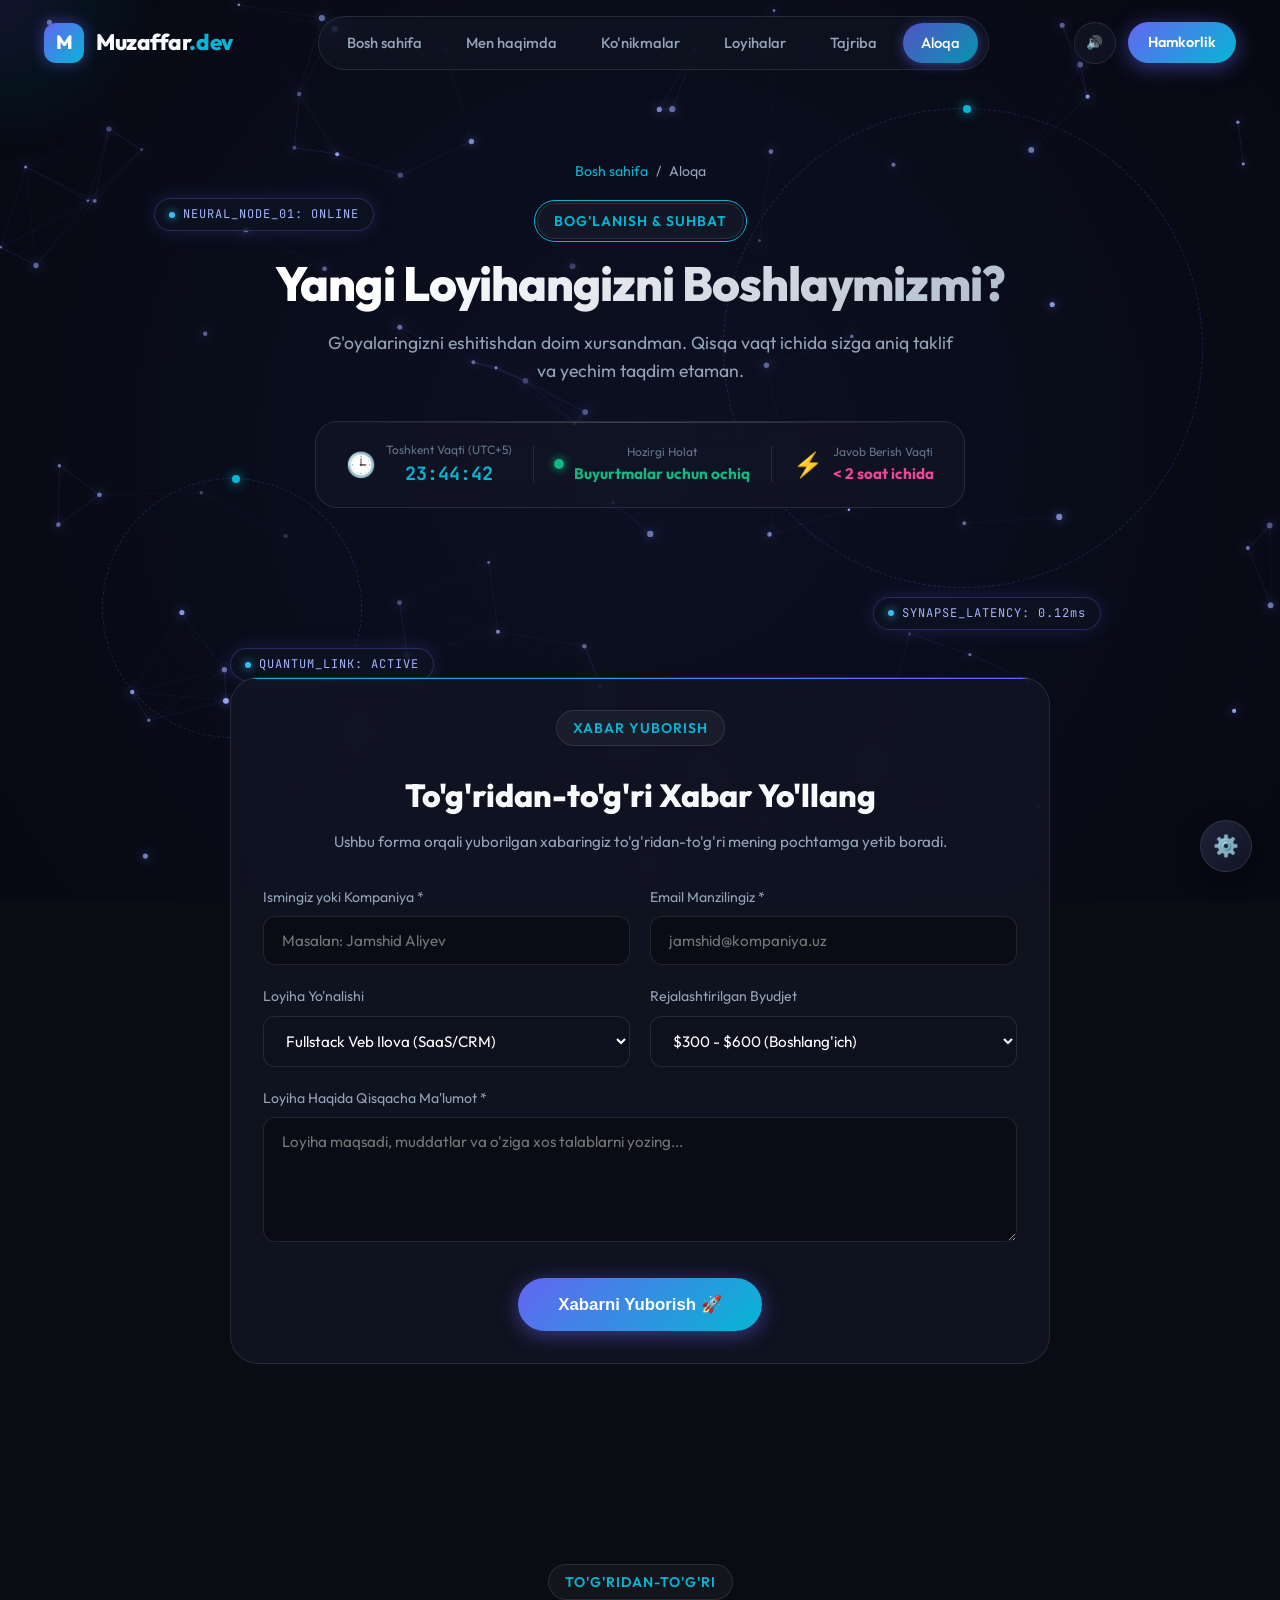
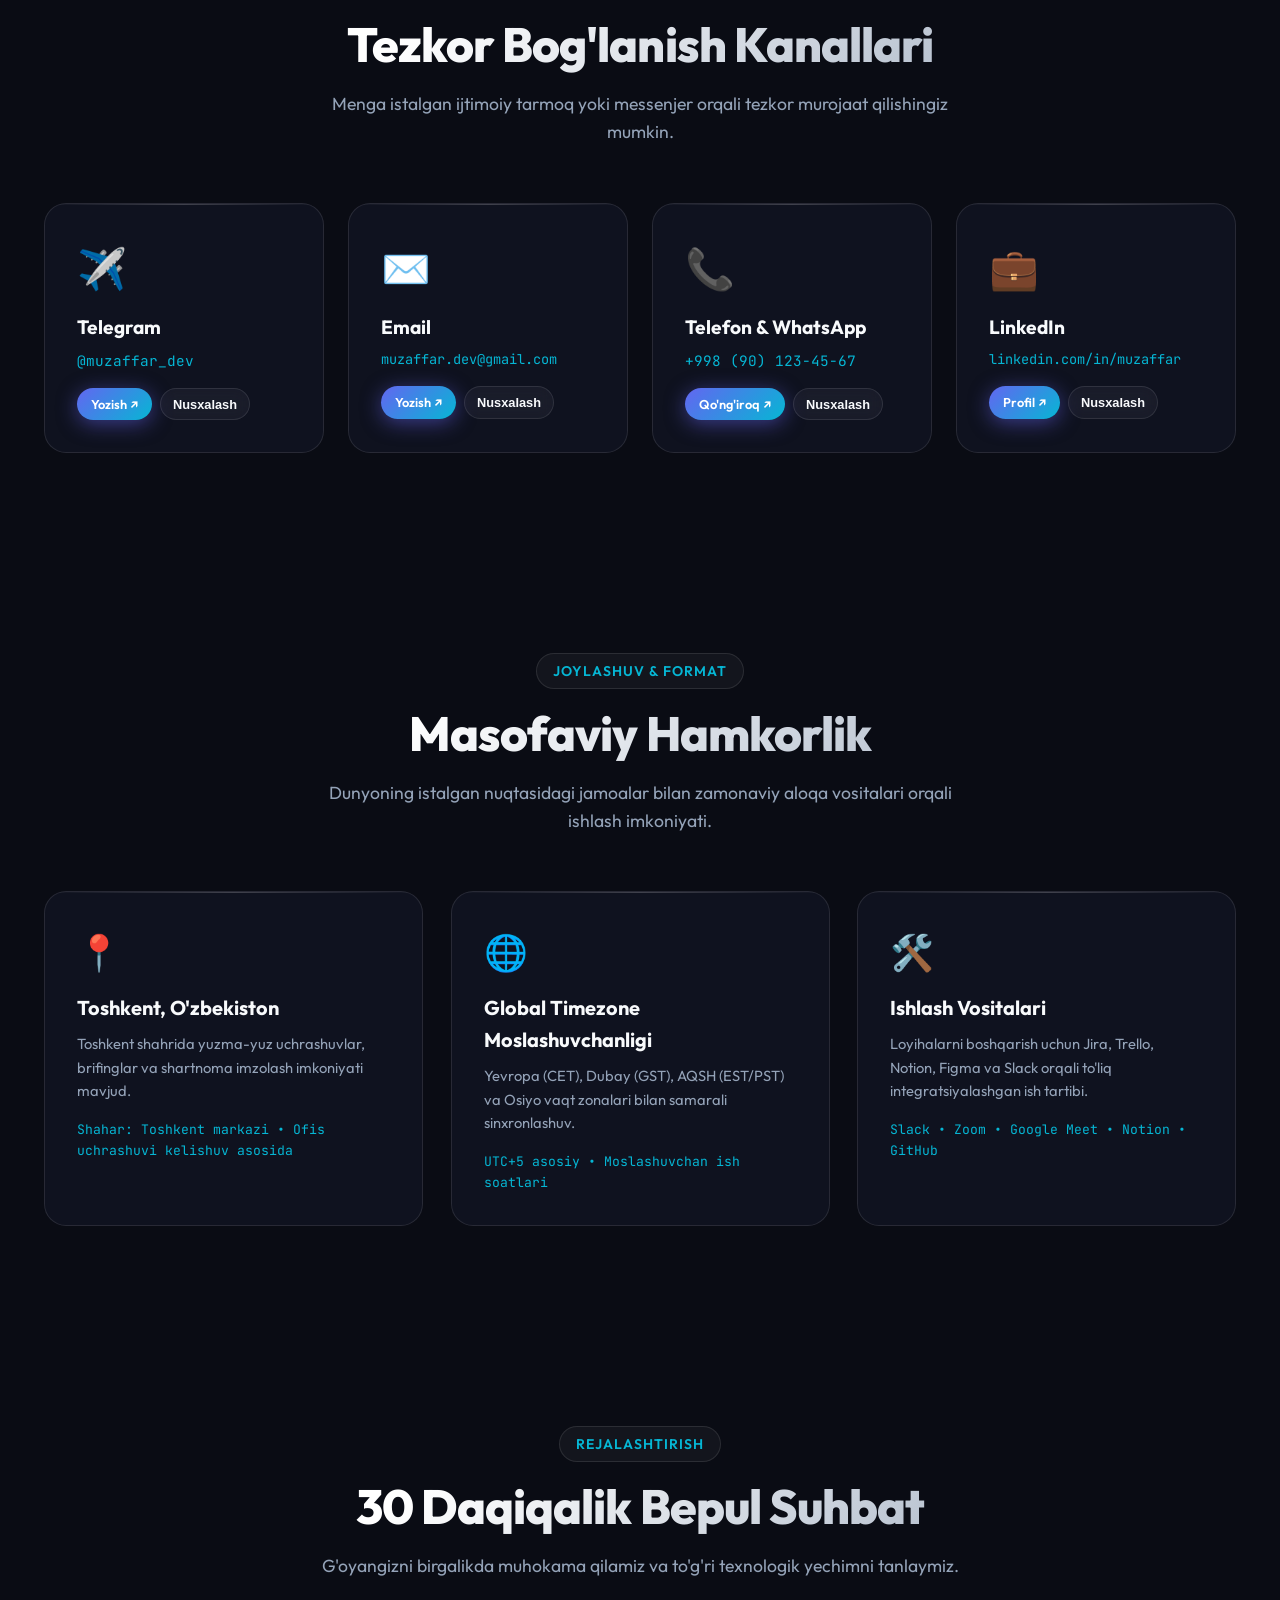
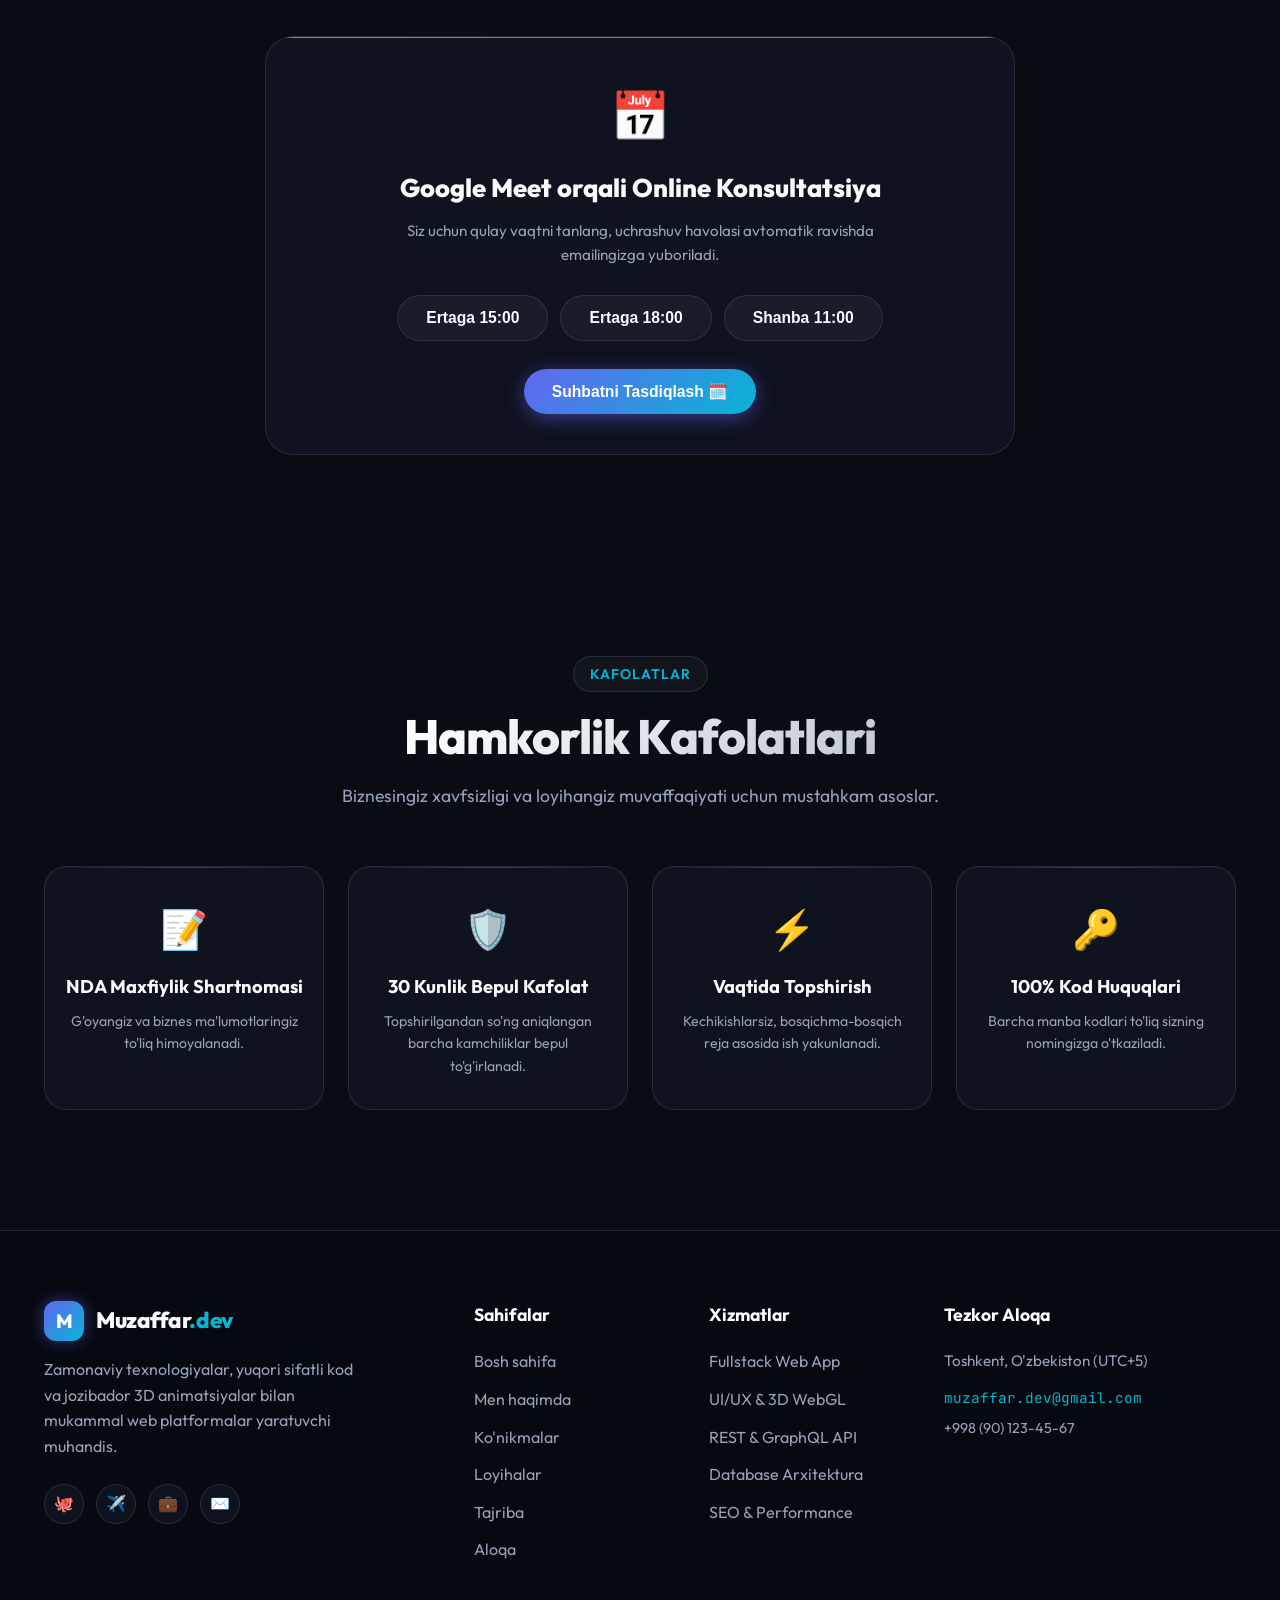
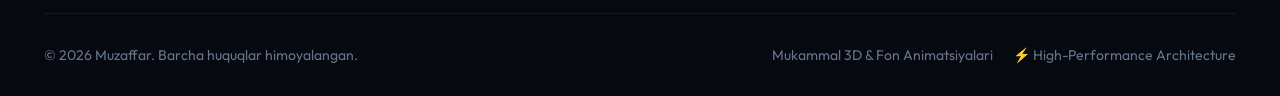
<file: contact.html>
<!DOCTYPE html>
<html lang="uz">
<head>
  <meta charset="UTF-8">
  <meta name="viewport" content="width=device-width, initial-scale=1.0">
  <title>Aloqa & Hamkorlik | Muzaffar - Fullstack & Creative Engineer</title>
  <meta name="description" content="Muzaffar bilan bog'lanish, yangi loyihani boshlash, bepul konsultatsiya olish yoki to'g'ridan-to'g'ri xabar yuborish sahifasi.">
  <link rel="preconnect" href="https://fonts.googleapis.com">
  <link rel="preconnect" href="https://fonts.gstatic.com" crossorigin>
  <link href="https://fonts.googleapis.com/css2?family=JetBrains+Mono:wght@400;600&family=Outfit:wght@300;400;500;600;700;800;900&display=swap" rel="stylesheet">
  <link rel="stylesheet" href="assets/css/style.css">
  <link rel="stylesheet" href="assets/css/backgrounds.css">
  <link rel="stylesheet" href="assets/css/animations.css">
</head>
<body class="theme-neural-mesh">
  <div id="scroll-progress"></div>
  <div id="cursor-glow"></div>

  <div id="background-stage">
    <canvas id="bg-canvas"></canvas>
    <div id="matched-elements-layer"></div>
  </div>

  <header class="site-header">
    <div class="container nav-container">
      <a href="index.html" class="brand-logo">
        <div class="logo-badge">M</div>
        <div class="logo-text">Muzaffar<span>.dev</span></div>
      </a>

      <ul class="nav-menu" id="nav-menu">
        <li><a href="index.html" class="nav-link">Bosh sahifa</a></li>
        <li><a href="about.html" class="nav-link">Men haqimda</a></li>
        <li><a href="skills.html" class="nav-link">Ko'nikmalar</a></li>
        <li><a href="projects.html" class="nav-link">Loyihalar</a></li>
        <li><a href="experience.html" class="nav-link">Tajriba</a></li>
        <li><a href="contact.html" class="nav-link active">Aloqa</a></li>
      </ul>

      <div class="nav-actions">
        <button class="icon-btn" id="sound-toggle-btn" title="Ovozni yoqish / o'chirish">🔊</button>
        <a href="contact.html" class="btn btn-primary" style="padding: 9px 20px; font-size: 0.9rem;">Hamkorlik</a>
        <button class="menu-toggle" id="menu-toggle" aria-label="Menyu">
          <span></span><span></span><span></span>
        </button>
      </div>
    </div>
  </header>

  <!-- ==========================================
       SECTION 1: CONTACT HERO & LIVE LOCAL CLOCK
       ========================================== -->
  <section class="page-hero">
    <div class="container">
      <div class="hero-breadcrumbs reveal-fade-down">
        <a href="index.html">Bosh sahifa</a> <span>/</span> <span>Aloqa</span>
      </div>
      <span class="section-tag radar-pulse reveal-fade-up">Bog'lanish & Suhbat</span>
      <h1 class="section-title reveal-fade-up delay-1">Yangi Loyihangizni Boshlaymizmi?</h1>
      <p class="section-desc reveal-fade-up delay-2">
        G'oyalaringizni eshitishdan doim xursandman. Qisqa vaqt ichida sizga aniq taklif va yechim taqdim etaman.
      </p>

      <!-- Live Clock & Status Bar -->
      <div class="glass-card reveal-scale delay-3" style="max-width: 650px; margin: 36px auto 0 auto; padding: 18px 28px; display: flex; justify-content: space-around; align-items: center; flex-wrap: wrap; gap: 16px;">
        <div style="display: flex; align-items: center; gap: 10px;">
          <span style="font-size: 1.5rem;">🕒</span>
          <div>
            <div style="font-size: 0.75rem; color: var(--text-dim);">Toshkent Vaqti (UTC+5)</div>
            <strong id="live-local-time" style="font-family: var(--font-mono); font-size: 1.15rem; color: var(--secondary);">--:--:--</strong>
          </div>
        </div>

        <div style="width: 1px; height: 36px; background: var(--border-glass);" class="hide-mobile"></div>

        <div style="display: flex; align-items: center; gap: 10px;">
          <span style="width: 10px; height: 10px; border-radius: 50%; background: #10b981; box-shadow: 0 0 10px #10b981;"></span>
          <div>
            <div style="font-size: 0.75rem; color: var(--text-dim);">Hozirgi Holat</div>
            <strong style="color: #10b981; font-size: 0.95rem;">Buyurtmalar uchun ochiq</strong>
          </div>
        </div>

        <div style="width: 1px; height: 36px; background: var(--border-glass);" class="hide-mobile"></div>

        <div style="display: flex; align-items: center; gap: 10px;">
          <span style="font-size: 1.5rem;">⚡</span>
          <div>
            <div style="font-size: 0.75rem; color: var(--text-dim);">Javob Berish Vaqti</div>
            <strong style="color: var(--accent); font-size: 0.95rem;">&lt; 2 soat ichida</strong>
          </div>
        </div>
      </div>
    </div>
  </section>

  <!-- ==========================================
       SECTION 2: INTERACTIVE CONTACT FORM
       ========================================== -->
  <section class="section">
    <div class="container">
      <div style="max-width: 820px; margin: 0 auto;">
        <div class="glass-card glow-border reveal-scale" style="border-radius: 28px;">
          <div style="text-align: center; margin-bottom: 32px;">
            <span class="section-tag">Xabar Yuborish</span>
            <h2 style="font-size: 2rem; font-weight: 800; margin: 8px 0;">To'g'ridan-to'g'ri Xabar Yo'llang</h2>
            <p style="color: var(--text-muted); font-size: 0.95rem;">Ushbu forma orqali yuborilgan xabaringiz to'g'ridan-to'g'ri mening pochtamga yetib boradi.</p>
          </div>

          <form id="portfolio-contact-form">
            <div class="form-row">
              <div>
                <label style="display: block; font-size: 0.88rem; color: var(--text-muted); margin-bottom: 8px;">Ismingiz yoki Kompaniya *</label>
                <input type="text" name="client_name" required placeholder="Masalan: Jamshid Aliyev" 
                       style="width: 100%; background: rgba(0,0,0,0.3); border: 1px solid var(--border-glass); border-radius: 12px; padding: 14px 18px; color: #fff; font-family: inherit; font-size: 0.95rem; outline: none;">
              </div>
              <div>
                <label style="display: block; font-size: 0.88rem; color: var(--text-muted); margin-bottom: 8px;">Email Manzilingiz *</label>
                <input type="email" name="client_email" required placeholder="jamshid@kompaniya.uz" 
                       style="width: 100%; background: rgba(0,0,0,0.3); border: 1px solid var(--border-glass); border-radius: 12px; padding: 14px 18px; color: #fff; font-family: inherit; font-size: 0.95rem; outline: none;">
              </div>
            </div>

            <div class="form-row">
              <div>
                <label style="display: block; font-size: 0.88rem; color: var(--text-muted); margin-bottom: 8px;">Loyiha Yo'nalishi</label>
                <select name="project_category" style="width: 100%; background: rgba(14, 18, 30, 0.95); border: 1px solid var(--border-glass); border-radius: 12px; padding: 14px 18px; color: #fff; font-family: inherit; font-size: 0.95rem; outline: none;">
                  <option value="fullstack">Fullstack Veb Ilova (SaaS/CRM)</option>
                  <option value="landing">Landing Page & 3D WebGL</option>
                  <option value="ecommerce">E-Commerce Savdo Do'koni</option>
                  <option value="backend">Backend API & Ma'lumotlar Bazasi</option>
                  <option value="consulting">Texnik Audit & Maslahat</option>
                </select>
              </div>

              <div>
                <label style="display: block; font-size: 0.88rem; color: var(--text-muted); margin-bottom: 8px;">Rejalashtirilgan Byudjet</label>
                <select name="project_budget" style="width: 100%; background: rgba(14, 18, 30, 0.95); border: 1px solid var(--border-glass); border-radius: 12px; padding: 14px 18px; color: #fff; font-family: inherit; font-size: 0.95rem; outline: none;">
                  <option value="300-600">$300 - $600 (Boshlang'ich)</option>
                  <option value="600-1500">$600 - $1,500 (O'rta Loyiha)</option>
                  <option value="1500-3000">$1,500 - $3,000 (Yirik Tizim)</option>
                  <option value="3000+">$3,000+ (Enterprise)</option>
                </select>
              </div>
            </div>

            <div style="margin-bottom: 28px;">
              <label style="display: block; font-size: 0.88rem; color: var(--text-muted); margin-bottom: 8px;">Loyiha Haqida Qisqacha Ma'lumot *</label>
              <textarea name="client_message" rows="5" required placeholder="Loyiha maqsadi, muddatlar va o'ziga xos talablarni yozing..." 
                        style="width: 100%; background: rgba(0,0,0,0.3); border: 1px solid var(--border-glass); border-radius: 12px; padding: 14px 18px; color: #fff; font-family: inherit; font-size: 0.95rem; outline: none; resize: vertical;"></textarea>
            </div>

            <div style="text-align: center;">
              <button type="submit" class="btn btn-primary btn-magnetic" style="padding: 16px 40px; font-size: 1.05rem;">
                Xabarni Yuborish 🚀
              </button>
            </div>
          </form>
        </div>
      </div>
    </div>
  </section>

  <!-- ==========================================
       SECTION 3: DIRECT CHANNELS & QUICK COPY
       ========================================== -->
  <section class="section">
    <div class="container">
      <div class="section-header reveal-fade-up">
        <span class="section-tag">To'g'ridan-to'g'ri</span>
        <h2 class="section-title">Tezkor Bog'lanish Kanallari</h2>
        <p class="section-desc">Menga istalgan ijtimoiy tarmoq yoki messenjer orqali tezkor murojaat qilishingiz mumkin.</p>
      </div>

      <div style="display: grid; grid-template-columns: repeat(auto-fit, minmax(260px, 1fr)); gap: 24px;">
        
        <div class="glass-card tilt-card reveal-fade-up delay-1">
          <div style="font-size: 2.5rem; margin-bottom: 12px;">✈️</div>
          <h4 style="font-size: 1.2rem; font-weight: 700; margin-bottom: 6px;">Telegram</h4>
          <p style="color: var(--secondary); font-family: var(--font-mono); font-size: 0.9rem; margin-bottom: 16px;">@muzaffar_dev</p>
          <div style="display: flex; gap: 8px;">
            <a href="https://t.me" target="_blank" class="btn btn-primary" style="padding: 6px 14px; font-size: 0.8rem;">Yozish ↗</a>
            <button class="btn btn-outline" data-copy-text="@muzaffar_dev" style="padding: 6px 12px; font-size: 0.8rem;">Nusxalash</button>
          </div>
        </div>

        <div class="glass-card tilt-card reveal-fade-up delay-2">
          <div style="font-size: 2.5rem; margin-bottom: 12px;">✉️</div>
          <h4 style="font-size: 1.2rem; font-weight: 700; margin-bottom: 6px;">Email</h4>
          <p style="color: var(--secondary); font-family: var(--font-mono); font-size: 0.85rem; margin-bottom: 16px;">muzaffar.dev@gmail.com</p>
          <div style="display: flex; gap: 8px;">
            <a href="mailto:muzaffar.dev@gmail.com" class="btn btn-primary" style="padding: 6px 14px; font-size: 0.8rem;">Yozish ↗</a>
            <button class="btn btn-outline" data-copy-text="muzaffar.dev@gmail.com" style="padding: 6px 12px; font-size: 0.8rem;">Nusxalash</button>
          </div>
        </div>

        <div class="glass-card tilt-card reveal-fade-up delay-3">
          <div style="font-size: 2.5rem; margin-bottom: 12px;">📞</div>
          <h4 style="font-size: 1.2rem; font-weight: 700; margin-bottom: 6px;">Telefon & WhatsApp</h4>
          <p style="color: var(--secondary); font-family: var(--font-mono); font-size: 0.9rem; margin-bottom: 16px;">+998 (90) 123-45-67</p>
          <div style="display: flex; gap: 8px;">
            <a href="tel:+998901234567" class="btn btn-primary" style="padding: 6px 14px; font-size: 0.8rem;">Qo'ng'iroq ↗</a>
            <button class="btn btn-outline" data-copy-text="+998901234567" style="padding: 6px 12px; font-size: 0.8rem;">Nusxalash</button>
          </div>
        </div>

        <div class="glass-card tilt-card reveal-fade-up delay-4">
          <div style="font-size: 2.5rem; margin-bottom: 12px;">💼</div>
          <h4 style="font-size: 1.2rem; font-weight: 700; margin-bottom: 6px;">LinkedIn</h4>
          <p style="color: var(--secondary); font-family: var(--font-mono); font-size: 0.85rem; margin-bottom: 16px;">linkedin.com/in/muzaffar</p>
          <div style="display: flex; gap: 8px;">
            <a href="https://linkedin.com" target="_blank" class="btn btn-primary" style="padding: 6px 14px; font-size: 0.8rem;">Profil ↗</a>
            <button class="btn btn-outline" data-copy-text="https://linkedin.com" style="padding: 6px 12px; font-size: 0.8rem;">Nusxalash</button>
          </div>
        </div>

      </div>
    </div>
  </section>

  <!-- ==========================================
       SECTION 4: LOCATION & REMOTE COLLABORATION
       ========================================== -->
  <section class="section">
    <div class="container">
      <div class="section-header reveal-fade-up">
        <span class="section-tag">Joylashuv & Format</span>
        <h2 class="section-title">Masofaviy Hamkorlik</h2>
        <p class="section-desc">Dunyoning istalgan nuqtasidagi jamoalar bilan zamonaviy aloqa vositalari orqali ishlash imkoniyati.</p>
      </div>

      <div style="display: grid; grid-template-columns: repeat(auto-fit, minmax(300px, 1fr)); gap: 28px;">
        
        <div class="glass-card reveal-slide-left delay-1">
          <div style="font-size: 2.2rem; margin-bottom: 12px;">📍</div>
          <h4 style="font-size: 1.25rem; font-weight: 700; margin-bottom: 8px;">Toshkent, O'zbekiston</h4>
          <p style="color: var(--text-muted); font-size: 0.92rem; line-height: 1.6; margin-bottom: 16px;">
            Toshkent shahrida yuzma-yuz uchrashuvlar, brifinglar va shartnoma imzolash imkoniyati mavjud.
          </p>
          <div style="font-family: var(--font-mono); font-size: 0.82rem; color: var(--secondary);">
            Shahar: Toshkent markazi • Ofis uchrashuvi kelishuv asosida
          </div>
        </div>

        <div class="glass-card reveal-fade-up delay-2">
          <div style="font-size: 2.2rem; margin-bottom: 12px;">🌐</div>
          <h4 style="font-size: 1.25rem; font-weight: 700; margin-bottom: 8px;">Global Timezone Moslashuvchanligi</h4>
          <p style="color: var(--text-muted); font-size: 0.92rem; line-height: 1.6; margin-bottom: 16px;">
            Yevropa (CET), Dubay (GST), AQSH (EST/PST) va Osiyo vaqt zonalari bilan samarali sinxronlashuv.
          </p>
          <div style="font-family: var(--font-mono); font-size: 0.82rem; color: var(--secondary);">
            UTC+5 asosiy • Moslashuvchan ish soatlari
          </div>
        </div>

        <div class="glass-card reveal-slide-right delay-3">
          <div style="font-size: 2.2rem; margin-bottom: 12px;">🛠️</div>
          <h4 style="font-size: 1.25rem; font-weight: 700; margin-bottom: 8px;">Ishlash Vositalari</h4>
          <p style="color: var(--text-muted); font-size: 0.92rem; line-height: 1.6; margin-bottom: 16px;">
            Loyihalarni boshqarish uchun Jira, Trello, Notion, Figma va Slack orqali to'liq integratsiyalashgan ish tartibi.
          </p>
          <div style="font-family: var(--font-mono); font-size: 0.82rem; color: var(--secondary);">
            Slack • Zoom • Google Meet • Notion • GitHub
          </div>
        </div>

      </div>
    </div>
  </section>

  <!-- ==========================================
       SECTION 5: DISCOVERY CALL SIMULATOR
       ========================================== -->
  <section class="section">
    <div class="container">
      <div class="section-header reveal-fade-up">
        <span class="section-tag">Rejalashtirish</span>
        <h2 class="section-title">30 Daqiqalik Bepul Suhbat</h2>
        <p class="section-desc">G'oyangizni birgalikda muhokama qilamiz va to'g'ri texnologik yechimni tanlaymiz.</p>
      </div>

      <div class="glass-card glow-border reveal-scale" style="max-width: 750px; margin: 0 auto; padding: 40px; border-radius: 28px; text-align: center;">
        <div style="font-size: 3rem; margin-bottom: 14px;">📅</div>
        <h3 style="font-size: 1.6rem; font-weight: 800; margin-bottom: 10px;">Google Meet orqali Online Konsultatsiya</h3>
        <p style="color: var(--text-muted); font-size: 0.95rem; max-width: 520px; margin: 0 auto 28px auto;">
          Siz uchun qulay vaqtni tanlang, uchrashuv havolasi avtomatik ravishda emailingizga yuboriladi.
        </p>

        <div style="display: flex; justify-content: center; gap: 12px; margin-bottom: 28px; flex-wrap: wrap;">
          <button class="btn btn-outline" onclick="window.showToast('Tanlandi: Ertaga, 15:00 (Toshkent vaqti)');">Ertaga 15:00</button>
          <button class="btn btn-outline" onclick="window.showToast('Tanlandi: Ertaga, 18:00 (Toshkent vaqti)');">Ertaga 18:00</button>
          <button class="btn btn-outline" onclick="window.showToast('Tanlandi: Shanba, 11:00 (Toshkent vaqti)');">Shanba 11:00</button>
        </div>

        <button class="btn btn-primary btn-magnetic" onclick="window.showToast('✅ Suhbat belgilandi! Havola taqdim etildi.'); if(window.AudioSynth) window.AudioSynth.playTone(750, 0.08, 'triangle');">
          Suhbatni Tasdiqlash 🗓️
        </button>
      </div>
    </div>
  </section>

  <!-- ==========================================
       SECTION 6: GUARANTEES & WORKING TERMS
       ========================================== -->
  <section class="section" style="padding-bottom: 120px;">
    <div class="container">
      <div class="section-header reveal-fade-up">
        <span class="section-tag">Kafolatlar</span>
        <h2 class="section-title">Hamkorlik Kafolatlari</h2>
        <p class="section-desc">Biznesingiz xavfsizligi va loyihangiz muvaffaqiyati uchun mustahkam asoslar.</p>
      </div>

      <div style="display: grid; grid-template-columns: repeat(auto-fit, minmax(260px, 1fr)); gap: 24px;">
        
        <div class="glass-card reveal-fade-up delay-1" style="text-align: center; padding: 32px 20px;">
          <div style="font-size: 2.4rem; margin-bottom: 12px;">📝</div>
          <h4 style="font-size: 1.15rem; font-weight: 700; margin-bottom: 8px;">NDA Maxfiylik Shartnomasi</h4>
          <p style="color: var(--text-muted); font-size: 0.88rem;">G'oyangiz va biznes ma'lumotlaringiz to'liq himoyalanadi.</p>
        </div>

        <div class="glass-card reveal-fade-up delay-2" style="text-align: center; padding: 32px 20px;">
          <div style="font-size: 2.4rem; margin-bottom: 12px;">🛡️</div>
          <h4 style="font-size: 1.15rem; font-weight: 700; margin-bottom: 8px;">30 Kunlik Bepul Kafolat</h4>
          <p style="color: var(--text-muted); font-size: 0.88rem;">Topshirilgandan so'ng aniqlangan barcha kamchiliklar bepul to'g'irlanadi.</p>
        </div>

        <div class="glass-card reveal-fade-up delay-3" style="text-align: center; padding: 32px 20px;">
          <div style="font-size: 2.4rem; margin-bottom: 12px;">⚡</div>
          <h4 style="font-size: 1.15rem; font-weight: 700; margin-bottom: 8px;">Vaqtida Topshirish</h4>
          <p style="color: var(--text-muted); font-size: 0.88rem;">Kechikishlarsiz, bosqichma-bosqich reja asosida ish yakunlanadi.</p>
        </div>

        <div class="glass-card reveal-fade-up delay-4" style="text-align: center; padding: 32px 20px;">
          <div style="font-size: 2.4rem; margin-bottom: 12px;">🔑</div>
          <h4 style="font-size: 1.15rem; font-weight: 700; margin-bottom: 8px;">100% Kod Huquqlari</h4>
          <p style="color: var(--text-muted); font-size: 0.88rem;">Barcha manba kodlari to'liq sizning nomingizga o'tkaziladi.</p>
        </div>

      </div>
    </div>
  </section>

  <!-- Modal Success Dialog -->
  <div class="modal-overlay" id="success-modal">
    <div class="modal-content" style="text-align: center;">
      <button class="modal-close" aria-label="Yopish">✕</button>
      <div style="font-size: 4rem; margin-bottom: 16px;">🎉</div>
      <h3 style="font-size: 1.8rem; font-weight: 800; margin-bottom: 12px;">Xabaringiz Qabul Qilindi!</h3>
      <p style="color: var(--text-muted); line-height: 1.7; margin-bottom: 24px;">
        Murojaatingiz uchun tashakkur. Men uni diqqat bilan o'rganib chiqaman va 2 soat ichida ko'rsatilgan emailingiz yoki telefoningiz orqali aloqaga chiqaman.
      </p>
      <button class="btn btn-primary modal-close" style="padding: 12px 30px;">
        Tushunarli, Rahmat!
      </button>
    </div>
  </div>

  <!-- Global Footer -->
  <footer class="site-footer">
    <div class="container">
      <div class="footer-grid">
        <div class="footer-brand">
          <a href="index.html" class="brand-logo" style="margin-bottom: 16px;">
            <div class="logo-badge">M</div>
            <div class="logo-text">Muzaffar<span>.dev</span></div>
          </a>
          <p>Zamonaviy texnologiyalar, yuqori sifatli kod va jozibador 3D animatsiyalar bilan mukammal web platformalar yaratuvchi muhandis.</p>
          <div class="social-links">
            <a href="https://github.com" target="_blank" class="social-icon" title="GitHub">🐙</a>
            <a href="https://t.me" target="_blank" class="social-icon" title="Telegram">✈️</a>
            <a href="https://linkedin.com" target="_blank" class="social-icon" title="LinkedIn">💼</a>
            <a href="mailto:muzaffar.dev@gmail.com" class="social-icon" title="Email">✉️</a>
          </div>
        </div>

        <div>
          <h4 class="footer-title">Sahifalar</h4>
          <ul class="footer-links">
            <li><a href="index.html">Bosh sahifa</a></li>
            <li><a href="about.html">Men haqimda</a></li>
            <li><a href="skills.html">Ko'nikmalar</a></li>
            <li><a href="projects.html">Loyihalar</a></li>
            <li><a href="experience.html">Tajriba</a></li>
            <li><a href="contact.html">Aloqa</a></li>
          </ul>
        </div>

        <div>
          <h4 class="footer-title">Xizmatlar</h4>
          <ul class="footer-links">
            <li><a href="skills.html">Fullstack Web App</a></li>
            <li><a href="skills.html">UI/UX & 3D WebGL</a></li>
            <li><a href="skills.html">REST & GraphQL API</a></li>
            <li><a href="skills.html">Database Arxitektura</a></li>
            <li><a href="skills.html">SEO & Performance</a></li>
          </ul>
        </div>

        <div>
          <h4 class="footer-title">Tezkor Aloqa</h4>
          <p style="color: var(--text-muted); font-size: 0.95rem; margin-bottom: 12px;">Toshkent, O'zbekiston (UTC+5)</p>
          <p style="color: var(--secondary); font-family: var(--font-mono); font-size: 0.9rem; margin-bottom: 8px;">muzaffar.dev@gmail.com</p>
          <p style="color: var(--text-muted); font-size: 0.9rem;">+998 (90) 123-45-67</p>
        </div>
      </div>

      <div class="footer-bottom">
        <div>© 2026 Muzaffar. Barcha huquqlar himoyalangan.</div>
        <div style="display: flex; gap: 20px;">
          <span>Mukammal 3D & Fon Animatsiyalari</span>
          <span>⚡ High-Performance Architecture</span>
        </div>
      </div>
    </div>
  </footer>

  <div class="floating-control-dock">
    <div class="bg-switcher-card" id="bg-switcher-dock">
      <div class="bg-switcher-title">
        <span>🎨 Fon Animatsiyasi (3 xil)</span>
      </div>
      <div class="bg-switcher-options">
        <button class="bg-mode-btn active" data-mode="neural-mesh">
          <span>🌌</span> Neyron Tarmoq
        </button>
        <button class="bg-mode-btn" data-mode="cyber-matrix">
          <span>⚡</span> Kiberpank
        </button>
        <button class="bg-mode-btn" data-mode="aurora-liquid">
          <span>🌊</span> Aura To'lqin
        </button>
      </div>
    </div>
    <button class="dock-trigger-btn" id="dock-trigger" title="Fon animatsiyasini almashtirish">
      ⚙️
    </button>
  </div>

  <script src="assets/js/background-engine.js"></script>
  <script src="assets/js/main.js"></script>
  <script src="assets/js/interactive-features.js"></script>
</body>
</html>
</file>
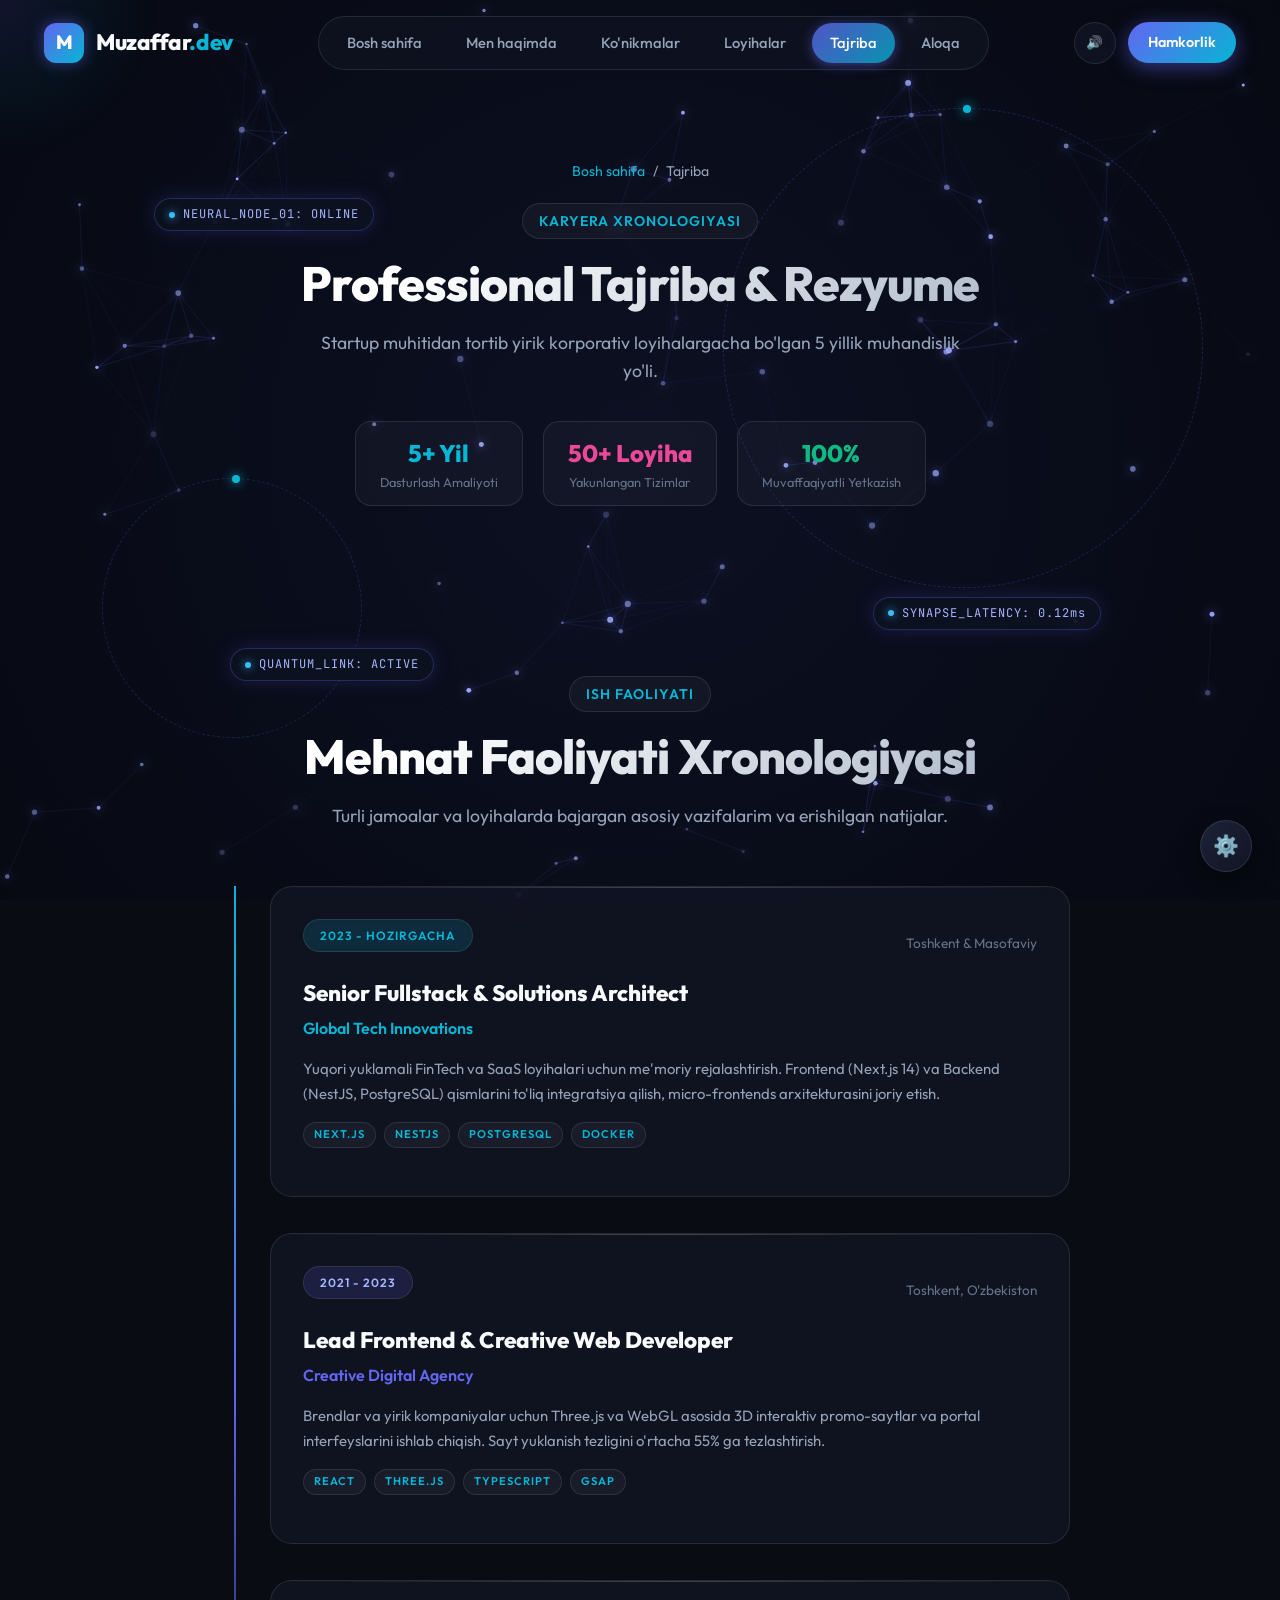
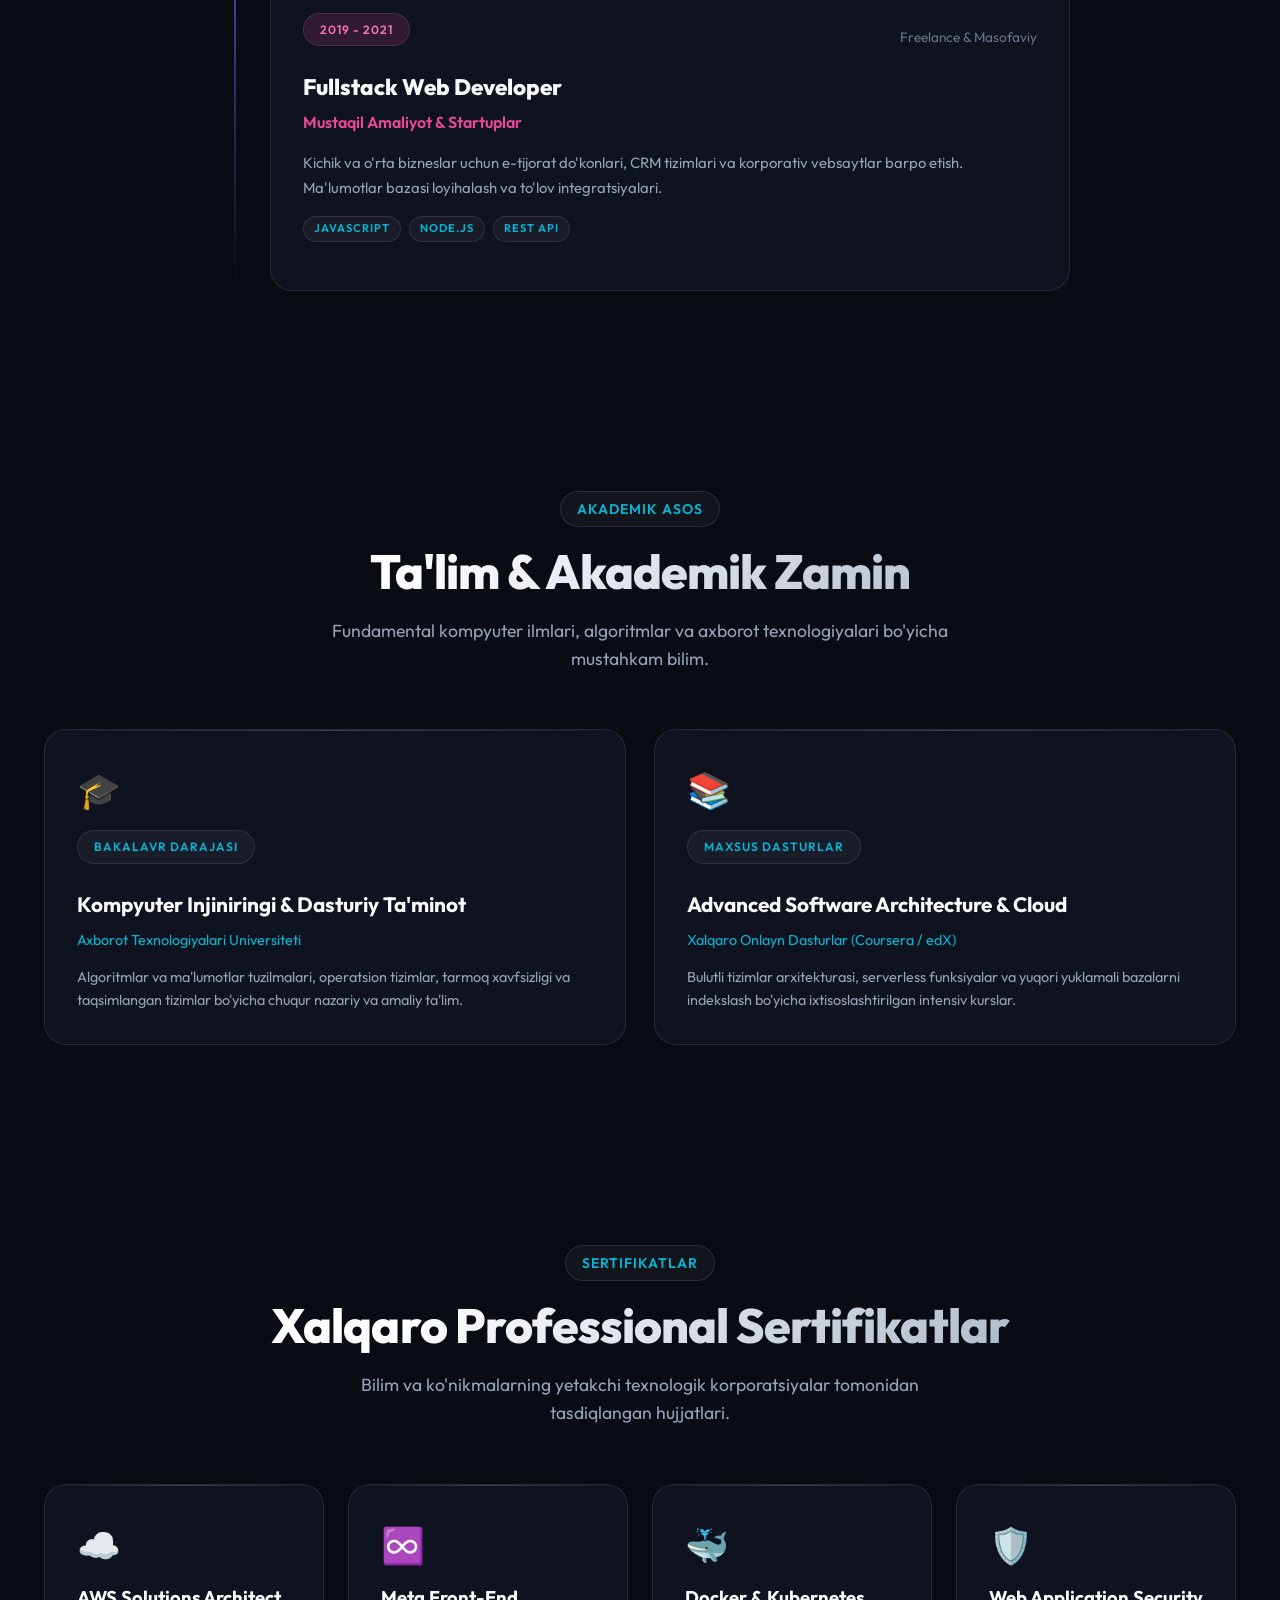
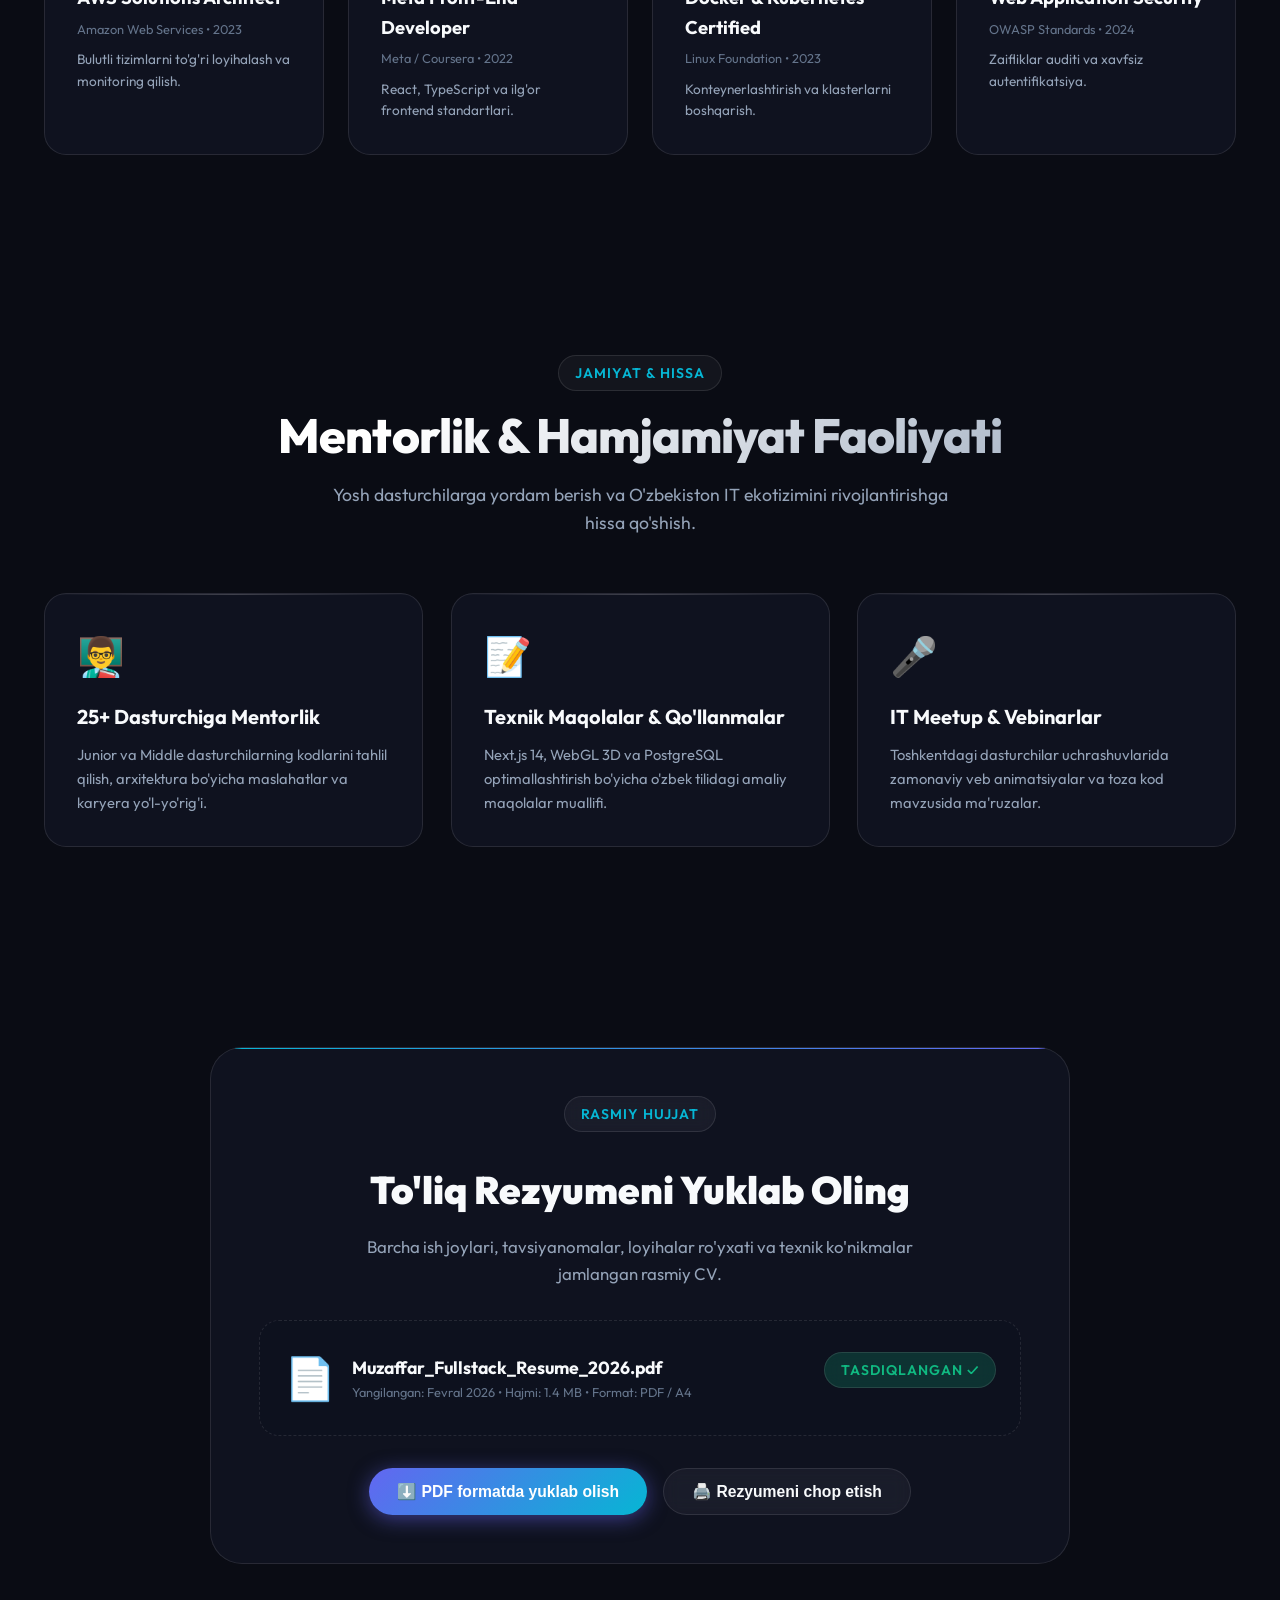
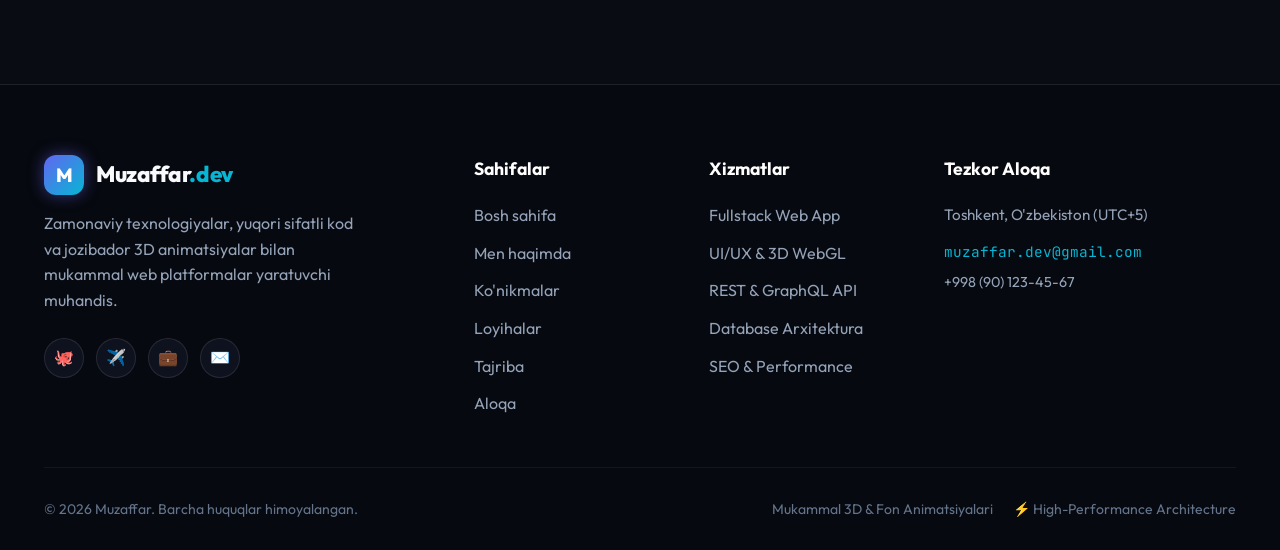
<file: experience.html>
<!DOCTYPE html>
<html lang="uz">
<head>
  <meta charset="UTF-8">
  <meta name="viewport" content="width=device-width, initial-scale=1.0">
  <title>Tajriba & Rezyume | Muzaffar - Fullstack & Creative Engineer</title>
  <meta name="description" content="Muzaffarning ish tajribasi, karyera yo'li, ta'limi, xalqaro sertifikatlari va rezyume yuklab olish sahifasi.">
  <link rel="preconnect" href="https://fonts.googleapis.com">
  <link rel="preconnect" href="https://fonts.gstatic.com" crossorigin>
  <link href="https://fonts.googleapis.com/css2?family=JetBrains+Mono:wght@400;600&family=Outfit:wght@300;400;500;600;700;800;900&display=swap" rel="stylesheet">
  <link rel="stylesheet" href="assets/css/style.css">
  <link rel="stylesheet" href="assets/css/backgrounds.css">
  <link rel="stylesheet" href="assets/css/animations.css">
</head>
<body class="theme-neural-mesh">
  <div id="scroll-progress"></div>
  <div id="cursor-glow"></div>

  <div id="background-stage">
    <canvas id="bg-canvas"></canvas>
    <div id="matched-elements-layer"></div>
  </div>

  <header class="site-header">
    <div class="container nav-container">
      <a href="index.html" class="brand-logo">
        <div class="logo-badge">M</div>
        <div class="logo-text">Muzaffar<span>.dev</span></div>
      </a>

      <ul class="nav-menu" id="nav-menu">
        <li><a href="index.html" class="nav-link">Bosh sahifa</a></li>
        <li><a href="about.html" class="nav-link">Men haqimda</a></li>
        <li><a href="skills.html" class="nav-link">Ko'nikmalar</a></li>
        <li><a href="projects.html" class="nav-link">Loyihalar</a></li>
        <li><a href="experience.html" class="nav-link active">Tajriba</a></li>
        <li><a href="contact.html" class="nav-link">Aloqa</a></li>
      </ul>

      <div class="nav-actions">
        <button class="icon-btn" id="sound-toggle-btn" title="Ovozni yoqish / o'chirish">🔊</button>
        <a href="contact.html" class="btn btn-primary" style="padding: 9px 20px; font-size: 0.9rem;">Hamkorlik</a>
        <button class="menu-toggle" id="menu-toggle" aria-label="Menyu">
          <span></span><span></span><span></span>
        </button>
      </div>
    </div>
  </header>

  <!-- ==========================================
       SECTION 1: CAREER ROADMAP HERO
       ========================================== -->
  <section class="page-hero">
    <div class="container">
      <div class="hero-breadcrumbs reveal-fade-down">
        <a href="index.html">Bosh sahifa</a> <span>/</span> <span>Tajriba</span>
      </div>
      <span class="section-tag reveal-fade-up">Karyera Xronologiyasi</span>
      <h1 class="section-title reveal-fade-up delay-1">Professional Tajriba & Rezyume</h1>
      <p class="section-desc reveal-fade-up delay-2">
        Startup muhitidan tortib yirik korporativ loyihalargacha bo'lgan 5 yillik muhandislik yo'li.
      </p>

      <div style="display: flex; justify-content: center; gap: 20px; margin-top: 36px; flex-wrap: wrap;" class="reveal-fade-up delay-3">
        <div style="background: rgba(255,255,255,0.03); border: 1px solid var(--border-glass); border-radius: 16px; padding: 12px 24px; text-align: center;">
          <div style="font-weight: 800; font-size: 1.5rem; color: var(--secondary);">5+ Yil</div>
          <div style="font-size: 0.8rem; color: var(--text-dim);">Dasturlash Amaliyoti</div>
        </div>
        <div style="background: rgba(255,255,255,0.03); border: 1px solid var(--border-glass); border-radius: 16px; padding: 12px 24px; text-align: center;">
          <div style="font-weight: 800; font-size: 1.5rem; color: var(--accent);">50+ Loyiha</div>
          <div style="font-size: 0.8rem; color: var(--text-dim);">Yakunlangan Tizimlar</div>
        </div>
        <div style="background: rgba(255,255,255,0.03); border: 1px solid var(--border-glass); border-radius: 16px; padding: 12px 24px; text-align: center;">
          <div style="font-weight: 800; font-size: 1.5rem; color: var(--success);">100%</div>
          <div style="font-size: 0.8rem; color: var(--text-dim);">Muvaffaqiyatli Yetkazish</div>
        </div>
      </div>
    </div>
  </section>

  <!-- ==========================================
       SECTION 2: WORK EXPERIENCE TIMELINE
       ========================================== -->
  <section class="section">
    <div class="container">
      <div class="section-header reveal-fade-up">
        <span class="section-tag">Ish Faoliyati</span>
        <h2 class="section-title">Mehnat Faoliyati Xronologiyasi</h2>
        <p class="section-desc">Turli jamoalar va loyihalarda bajargan asosiy vazifalarim va erishilgan natijalar.</p>
      </div>

      <div class="timeline-wrapper">
        <!-- Timeline vertical line -->
        <div class="timeline-bar"></div>

        <!-- Experience Card 1 -->
        <div class="glass-card timeline-card reveal-slide-right delay-1">
          <div class="timeline-dot" style="background: var(--secondary); box-shadow: 0 0 12px var(--secondary);"></div>
          
          <div style="display: flex; justify-content: space-between; align-items: center; margin-bottom: 8px; flex-wrap: wrap; gap: 8px;">
            <span class="section-tag" style="background: rgba(6, 182, 212, 0.15); color: var(--secondary); font-size: 0.75rem;">2023 - Hozirgacha</span>
            <span style="color: var(--text-dim); font-size: 0.85rem;">Toshkent & Masofaviy</span>
          </div>

          <h3 style="font-size: 1.4rem; font-weight: 800; margin-bottom: 4px;">Senior Fullstack & Solutions Architect</h3>
          <h4 style="font-size: 1rem; color: var(--secondary); margin-bottom: 14px; font-weight: 600;">Global Tech Innovations</h4>
          
          <p style="color: var(--text-muted); font-size: 0.93rem; line-height: 1.7; margin-bottom: 16px;">
            Yuqori yuklamali FinTech va SaaS loyihalari uchun me'moriy rejalashtirish. Frontend (Next.js 14) va Backend (NestJS, PostgreSQL) qismlarini to'liq integratsiya qilish, micro-frontends arxitekturasini joriy etish.
          </p>

          <div style="display: flex; gap: 8px; flex-wrap: wrap;">
            <span class="section-tag" style="padding: 3px 10px; font-size: 0.7rem;">Next.js</span>
            <span class="section-tag" style="padding: 3px 10px; font-size: 0.7rem;">NestJS</span>
            <span class="section-tag" style="padding: 3px 10px; font-size: 0.7rem;">PostgreSQL</span>
            <span class="section-tag" style="padding: 3px 10px; font-size: 0.7rem;">Docker</span>
          </div>
        </div>

        <!-- Experience Card 2 -->
        <div class="glass-card timeline-card reveal-slide-right delay-2">
          <div class="timeline-dot" style="background: var(--primary); box-shadow: 0 0 12px var(--primary);"></div>
          
          <div style="display: flex; justify-content: space-between; align-items: center; margin-bottom: 8px; flex-wrap: wrap; gap: 8px;">
            <span class="section-tag" style="background: rgba(99, 102, 241, 0.15); color: #a5b4fc; font-size: 0.75rem;">2021 - 2023</span>
            <span style="color: var(--text-dim); font-size: 0.85rem;">Toshkent, O'zbekiston</span>
          </div>

          <h3 style="font-size: 1.4rem; font-weight: 800; margin-bottom: 4px;">Lead Frontend & Creative Web Developer</h3>
          <h4 style="font-size: 1rem; color: var(--primary); margin-bottom: 14px; font-weight: 600;">Creative Digital Agency</h4>
          
          <p style="color: var(--text-muted); font-size: 0.93rem; line-height: 1.7; margin-bottom: 16px;">
            Brendlar va yirik kompaniyalar uchun Three.js va WebGL asosida 3D interaktiv promo-saytlar va portal interfeyslarini ishlab chiqish. Sayt yuklanish tezligini o'rtacha 55% ga tezlashtirish.
          </p>

          <div style="display: flex; gap: 8px; flex-wrap: wrap;">
            <span class="section-tag" style="padding: 3px 10px; font-size: 0.7rem;">React</span>
            <span class="section-tag" style="padding: 3px 10px; font-size: 0.7rem;">Three.js</span>
            <span class="section-tag" style="padding: 3px 10px; font-size: 0.7rem;">TypeScript</span>
            <span class="section-tag" style="padding: 3px 10px; font-size: 0.7rem;">GSAP</span>
          </div>
        </div>

        <!-- Experience Card 3 -->
        <div class="glass-card timeline-card reveal-slide-right delay-3" style="margin-bottom: 0;">
          <div class="timeline-dot" style="background: var(--accent); box-shadow: 0 0 12px var(--accent);"></div>
          
          <div style="display: flex; justify-content: space-between; align-items: center; margin-bottom: 8px; flex-wrap: wrap; gap: 8px;">
            <span class="section-tag" style="background: rgba(236, 72, 153, 0.15); color: #f472b6; font-size: 0.75rem;">2019 - 2021</span>
            <span style="color: var(--text-dim); font-size: 0.85rem;">Freelance & Masofaviy</span>
          </div>

          <h3 style="font-size: 1.4rem; font-weight: 800; margin-bottom: 4px;">Fullstack Web Developer</h3>
          <h4 style="font-size: 1rem; color: var(--accent); margin-bottom: 14px; font-weight: 600;">Mustaqil Amaliyot & Startuplar</h4>
          
          <p style="color: var(--text-muted); font-size: 0.93rem; line-height: 1.7; margin-bottom: 16px;">
            Kichik va o'rta bizneslar uchun e-tijorat do'konlari, CRM tizimlari va korporativ vebsaytlar barpo etish. Ma'lumotlar bazasi loyihalash va to'lov integratsiyalari.
          </p>

          <div style="display: flex; gap: 8px; flex-wrap: wrap;">
            <span class="section-tag" style="padding: 3px 10px; font-size: 0.7rem;">JavaScript</span>
            <span class="section-tag" style="padding: 3px 10px; font-size: 0.7rem;">Node.js</span>
            <span class="section-tag" style="padding: 3px 10px; font-size: 0.7rem;">REST API</span>
          </div>
        </div>

      </div>
    </div>
  </section>

  <!-- ==========================================
       SECTION 3: EDUCATION & ACADEMIC CREDENTIALS
       ========================================== -->
  <section class="section">
    <div class="container">
      <div class="section-header reveal-fade-up">
        <span class="section-tag">Akademik Asos</span>
        <h2 class="section-title">Ta'lim & Akademik Zamin</h2>
        <p class="section-desc">Fundamental kompyuter ilmlari, algoritmlar va axborot texnologiyalari bo'yicha mustahkam bilim.</p>
      </div>

      <div style="display: grid; grid-template-columns: repeat(auto-fit, minmax(320px, 1fr)); gap: 28px;">
        
        <div class="glass-card tilt-card reveal-fade-up delay-1">
          <div style="font-size: 2.2rem; margin-bottom: 12px;">🎓</div>
          <span class="section-tag" style="font-size: 0.75rem;">Bakalavr Darajasi</span>
          <h3 style="font-size: 1.3rem; font-weight: 700; margin: 8px 0;">Kompyuter Injiniringi & Dasturiy Ta'minot</h3>
          <p style="color: var(--secondary); font-size: 0.9rem; margin-bottom: 14px;">Axborot Texnologiyalari Universiteti</p>
          <p style="color: var(--text-muted); font-size: 0.9rem; line-height: 1.6;">
            Algoritmlar va ma'lumotlar tuzilmalari, operatsion tizimlar, tarmoq xavfsizligi va taqsimlangan tizimlar bo'yicha chuqur nazariy va amaliy ta'lim.
          </p>
        </div>

        <div class="glass-card tilt-card reveal-fade-up delay-2">
          <div style="font-size: 2.2rem; margin-bottom: 12px;">📚</div>
          <span class="section-tag" style="font-size: 0.75rem;">Maxsus Dasturlar</span>
          <h3 style="font-size: 1.3rem; font-weight: 700; margin: 8px 0;">Advanced Software Architecture & Cloud</h3>
          <p style="color: var(--secondary); font-size: 0.9rem; margin-bottom: 14px;">Xalqaro Onlayn Dasturlar (Coursera / edX)</p>
          <p style="color: var(--text-muted); font-size: 0.9rem; line-height: 1.6;">
            Bulutli tizimlar arxitekturasi, serverless funksiyalar va yuqori yuklamali bazalarni indekslash bo'yicha ixtisoslashtirilgan intensiv kurslar.
          </p>
        </div>

      </div>
    </div>
  </section>

  <!-- ==========================================
       SECTION 4: VERIFIED CERTIFICATIONS
       ========================================== -->
  <section class="section">
    <div class="container">
      <div class="section-header reveal-fade-up">
        <span class="section-tag">Sertifikatlar</span>
        <h2 class="section-title">Xalqaro Professional Sertifikatlar</h2>
        <p class="section-desc">Bilim va ko'nikmalarning yetakchi texnologik korporatsiyalar tomonidan tasdiqlangan hujjatlari.</p>
      </div>

      <div style="display: grid; grid-template-columns: repeat(auto-fit, minmax(260px, 1fr)); gap: 24px;">
        
        <div class="glass-card reveal-scale delay-1">
          <div style="font-size: 2.2rem; margin-bottom: 10px;">☁️</div>
          <h4 style="font-size: 1.15rem; font-weight: 700; margin-bottom: 6px;">AWS Solutions Architect</h4>
          <p style="color: var(--text-dim); font-size: 0.8rem; margin-bottom: 10px;">Amazon Web Services • 2023</p>
          <p style="color: var(--text-muted); font-size: 0.85rem;">Bulutli tizimlarni to'g'ri loyihalash va monitoring qilish.</p>
        </div>

        <div class="glass-card reveal-scale delay-2">
          <div style="font-size: 2.2rem; margin-bottom: 10px;">♾️</div>
          <h4 style="font-size: 1.15rem; font-weight: 700; margin-bottom: 6px;">Meta Front-End Developer</h4>
          <p style="color: var(--text-dim); font-size: 0.8rem; margin-bottom: 10px;">Meta / Coursera • 2022</p>
          <p style="color: var(--text-muted); font-size: 0.85rem;">React, TypeScript va ilg'or frontend standartlari.</p>
        </div>

        <div class="glass-card reveal-scale delay-3">
          <div style="font-size: 2.2rem; margin-bottom: 10px;">🐳</div>
          <h4 style="font-size: 1.15rem; font-weight: 700; margin-bottom: 6px;">Docker & Kubernetes Certified</h4>
          <p style="color: var(--text-dim); font-size: 0.8rem; margin-bottom: 10px;">Linux Foundation • 2023</p>
          <p style="color: var(--text-muted); font-size: 0.85rem;">Konteynerlashtirish va klasterlarni boshqarish.</p>
        </div>

        <div class="glass-card reveal-scale delay-4">
          <div style="font-size: 2.2rem; margin-bottom: 10px;">🛡️</div>
          <h4 style="font-size: 1.15rem; font-weight: 700; margin-bottom: 6px;">Web Application Security</h4>
          <p style="color: var(--text-dim); font-size: 0.8rem; margin-bottom: 10px;">OWASP Standards • 2024</p>
          <p style="color: var(--text-muted); font-size: 0.85rem;">Zaifliklar auditi va xavfsiz autentifikatsiya.</p>
        </div>

      </div>
    </div>
  </section>

  <!-- ==========================================
       SECTION 5: MENTORSHIP & COMMUNITY
       ========================================== -->
  <section class="section">
    <div class="container">
      <div class="section-header reveal-fade-up">
        <span class="section-tag">Jamiyat & Hissa</span>
        <h2 class="section-title">Mentorlik & Hamjamiyat Faoliyati</h2>
        <p class="section-desc">Yosh dasturchilarga yordam berish va O'zbekiston IT ekotizimini rivojlantirishga hissa qo'shish.</p>
      </div>

      <div style="display: grid; grid-template-columns: repeat(auto-fit, minmax(280px, 1fr)); gap: 28px;">
        
        <div class="glass-card tilt-card reveal-fade-up delay-1">
          <div style="font-size: 2.4rem; margin-bottom: 14px;">👨‍🏫</div>
          <h4 style="font-size: 1.25rem; font-weight: 700; margin-bottom: 10px;">25+ Dasturchiga Mentorlik</h4>
          <p style="color: var(--text-muted); font-size: 0.92rem; line-height: 1.6;">
            Junior va Middle dasturchilarning kodlarini tahlil qilish, arxitektura bo'yicha maslahatlar va karyera yo'l-yo'rig'i.
          </p>
        </div>

        <div class="glass-card tilt-card reveal-fade-up delay-2">
          <div style="font-size: 2.4rem; margin-bottom: 14px;">📝</div>
          <h4 style="font-size: 1.25rem; font-weight: 700; margin-bottom: 10px;">Texnik Maqolalar & Qo'llanmalar</h4>
          <p style="color: var(--text-muted); font-size: 0.92rem; line-height: 1.6;">
            Next.js 14, WebGL 3D va PostgreSQL optimallashtirish bo'yicha o'zbek tilidagi amaliy maqolalar muallifi.
          </p>
        </div>

        <div class="glass-card tilt-card reveal-fade-up delay-3">
          <div style="font-size: 2.4rem; margin-bottom: 14px;">🎤</div>
          <h4 style="font-size: 1.25rem; font-weight: 700; margin-bottom: 10px;">IT Meetup & Vebinarlar</h4>
          <p style="color: var(--text-muted); font-size: 0.92rem; line-height: 1.6;">
            Toshkentdagi dasturchilar uchrashuvlarida zamonaviy veb animatsiyalar va toza kod mavzusida ma'ruzalar.
          </p>
        </div>

      </div>
    </div>
  </section>

  <!-- ==========================================
       SECTION 6: INTERACTIVE RESUME / CV DOWNLOAD
       ========================================== -->
  <section class="section" style="padding-bottom: 120px;">
    <div class="container">
      <div class="glass-card glow-border reveal-scale" style="padding: 48px; border-radius: 32px; max-width: 860px; margin: 0 auto; text-align: center;">
        <span class="section-tag">Rasmiy Hujjat</span>
        <h2 style="font-size: 2.4rem; font-weight: 900; margin: 12px 0;">To'liq Rezyumeni Yuklab Oling</h2>
        <p style="color: var(--text-muted); font-size: 1.05rem; max-width: 580px; margin: 0 auto 32px auto;">
          Barcha ish joylari, tavsiyanomalar, loyihalar ro'yxati va texnik ko'nikmalar jamlangan rasmiy CV.
        </p>

        <div style="background: rgba(14, 18, 30, 0.8); border: 1px dashed var(--border-glass); border-radius: 20px; padding: 24px; margin-bottom: 32px; display: flex; align-items: center; justify-content: space-between; flex-wrap: wrap; gap: 16px;">
          <div style="display: flex; align-items: center; gap: 16px; text-align: left;">
            <div style="font-size: 2.6rem;">📄</div>
            <div>
              <div style="font-weight: 700; font-size: 1.1rem;">Muzaffar_Fullstack_Resume_2026.pdf</div>
              <div style="color: var(--text-dim); font-size: 0.8rem;">Yangilangan: Fevral 2026 • Hajmi: 1.4 MB • Format: PDF / A4</div>
            </div>
          </div>
          <span class="section-tag" style="background: rgba(16, 185, 129, 0.2); color: #10b981;">Tasdiqlangan ✓</span>
        </div>

        <div style="display: flex; justify-content: center; gap: 16px; flex-wrap: wrap;">
          <button class="btn btn-primary btn-magnetic" onclick="window.showToast('📥 Rezyume PDF yuklab olinmoqda...'); if(window.AudioSynth) window.AudioSynth.playTone(880, 0.1, 'sine');">
            ⬇️ PDF formatda yuklab olish
          </button>
          <button class="btn btn-outline" onclick="window.print()">
            🖨️ Rezyumeni chop etish
          </button>
        </div>
      </div>
    </div>
  </section>

  <!-- Global Footer -->
  <footer class="site-footer">
    <div class="container">
      <div class="footer-grid">
        <div class="footer-brand">
          <a href="index.html" class="brand-logo" style="margin-bottom: 16px;">
            <div class="logo-badge">M</div>
            <div class="logo-text">Muzaffar<span>.dev</span></div>
          </a>
          <p>Zamonaviy texnologiyalar, yuqori sifatli kod va jozibador 3D animatsiyalar bilan mukammal web platformalar yaratuvchi muhandis.</p>
          <div class="social-links">
            <a href="https://github.com" target="_blank" class="social-icon" title="GitHub">🐙</a>
            <a href="https://t.me" target="_blank" class="social-icon" title="Telegram">✈️</a>
            <a href="https://linkedin.com" target="_blank" class="social-icon" title="LinkedIn">💼</a>
            <a href="mailto:muzaffar.dev@gmail.com" class="social-icon" title="Email">✉️</a>
          </div>
        </div>

        <div>
          <h4 class="footer-title">Sahifalar</h4>
          <ul class="footer-links">
            <li><a href="index.html">Bosh sahifa</a></li>
            <li><a href="about.html">Men haqimda</a></li>
            <li><a href="skills.html">Ko'nikmalar</a></li>
            <li><a href="projects.html">Loyihalar</a></li>
            <li><a href="experience.html">Tajriba</a></li>
            <li><a href="contact.html">Aloqa</a></li>
          </ul>
        </div>

        <div>
          <h4 class="footer-title">Xizmatlar</h4>
          <ul class="footer-links">
            <li><a href="skills.html">Fullstack Web App</a></li>
            <li><a href="skills.html">UI/UX & 3D WebGL</a></li>
            <li><a href="skills.html">REST & GraphQL API</a></li>
            <li><a href="skills.html">Database Arxitektura</a></li>
            <li><a href="skills.html">SEO & Performance</a></li>
          </ul>
        </div>

        <div>
          <h4 class="footer-title">Tezkor Aloqa</h4>
          <p style="color: var(--text-muted); font-size: 0.95rem; margin-bottom: 12px;">Toshkent, O'zbekiston (UTC+5)</p>
          <p style="color: var(--secondary); font-family: var(--font-mono); font-size: 0.9rem; margin-bottom: 8px;">muzaffar.dev@gmail.com</p>
          <p style="color: var(--text-muted); font-size: 0.9rem;">+998 (90) 123-45-67</p>
        </div>
      </div>

      <div class="footer-bottom">
        <div>© 2026 Muzaffar. Barcha huquqlar himoyalangan.</div>
        <div style="display: flex; gap: 20px;">
          <span>Mukammal 3D & Fon Animatsiyalari</span>
          <span>⚡ High-Performance Architecture</span>
        </div>
      </div>
    </div>
  </footer>

  <div class="floating-control-dock">
    <div class="bg-switcher-card" id="bg-switcher-dock">
      <div class="bg-switcher-title">
        <span>🎨 Fon Animatsiyasi (3 xil)</span>
      </div>
      <div class="bg-switcher-options">
        <button class="bg-mode-btn active" data-mode="neural-mesh">
          <span>🌌</span> Neyron Tarmoq
        </button>
        <button class="bg-mode-btn" data-mode="cyber-matrix">
          <span>⚡</span> Kiberpank
        </button>
        <button class="bg-mode-btn" data-mode="aurora-liquid">
          <span>🌊</span> Aura To'lqin
        </button>
      </div>
    </div>
    <button class="dock-trigger-btn" id="dock-trigger" title="Fon animatsiyasini almashtirish">
      ⚙️
    </button>
  </div>

  <script src="assets/js/background-engine.js"></script>
  <script src="assets/js/main.js"></script>
  <script src="assets/js/interactive-features.js"></script>
</body>
</html>
</file>
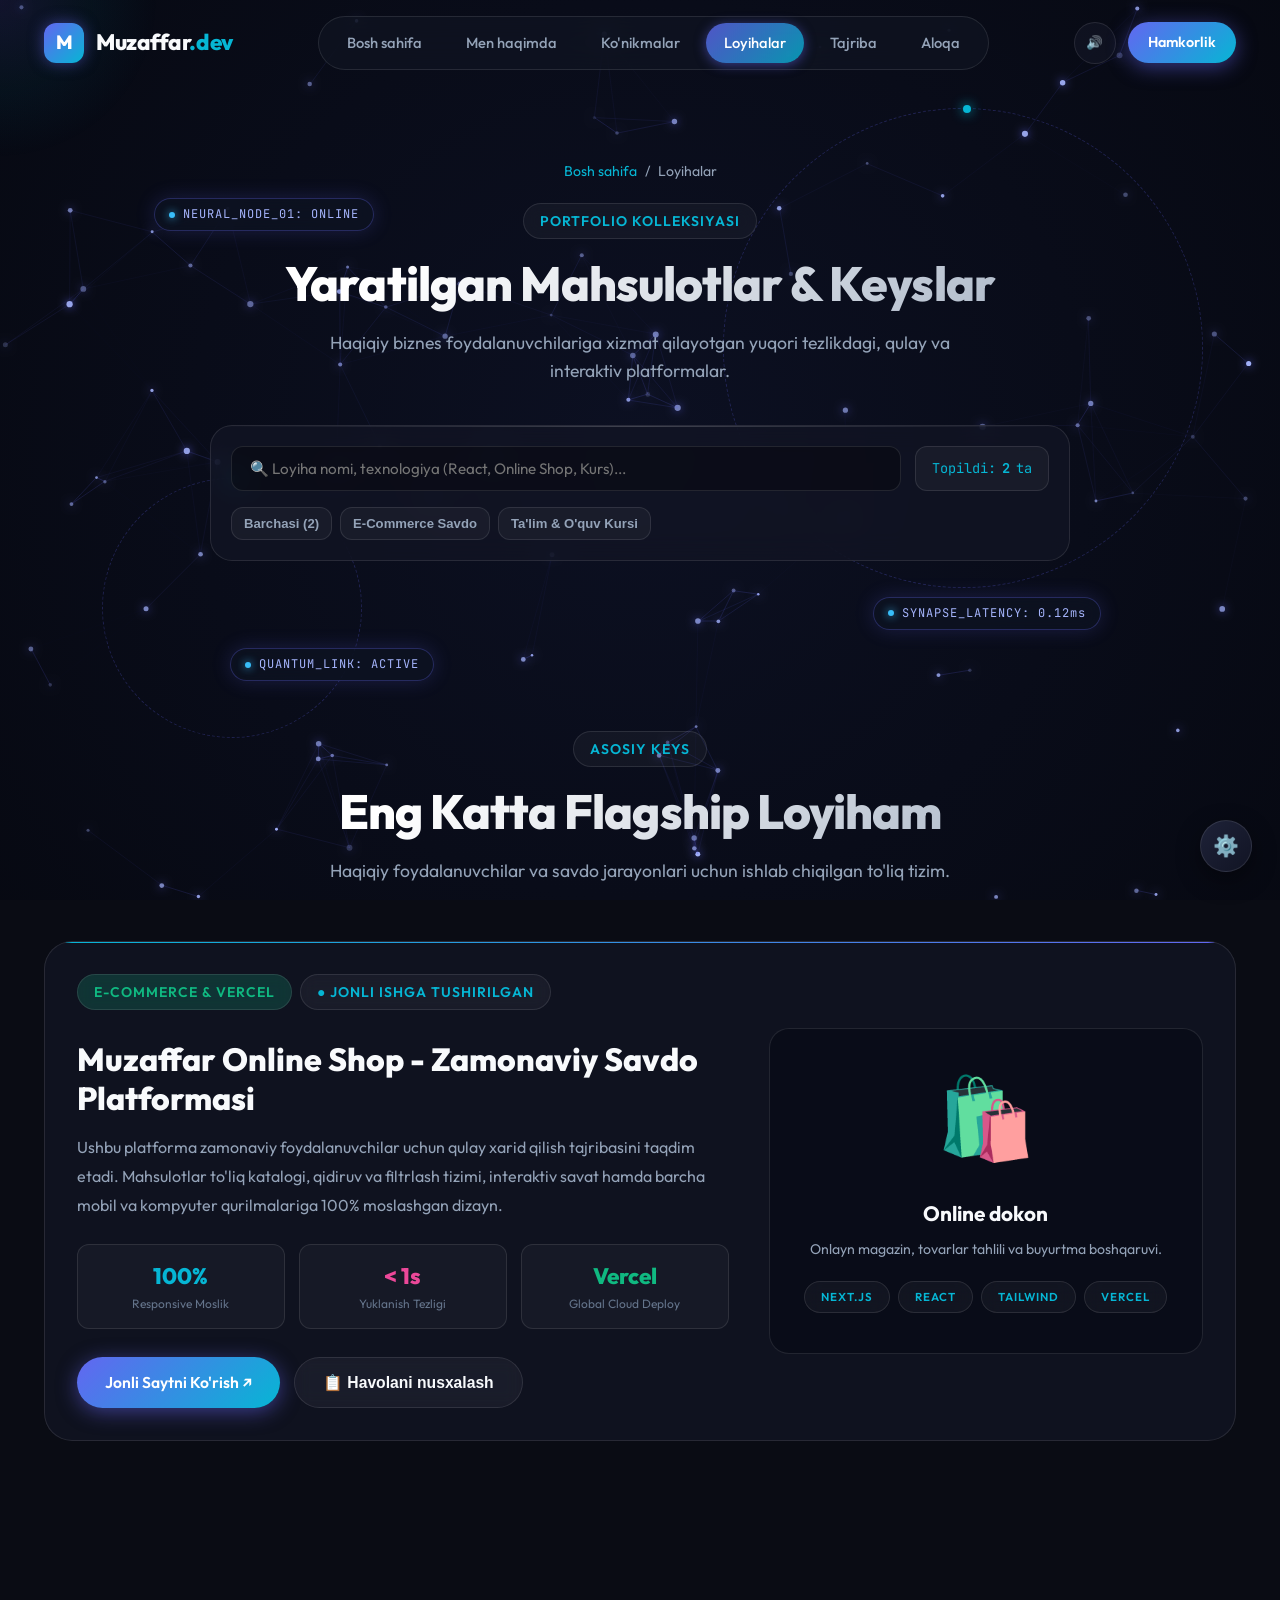
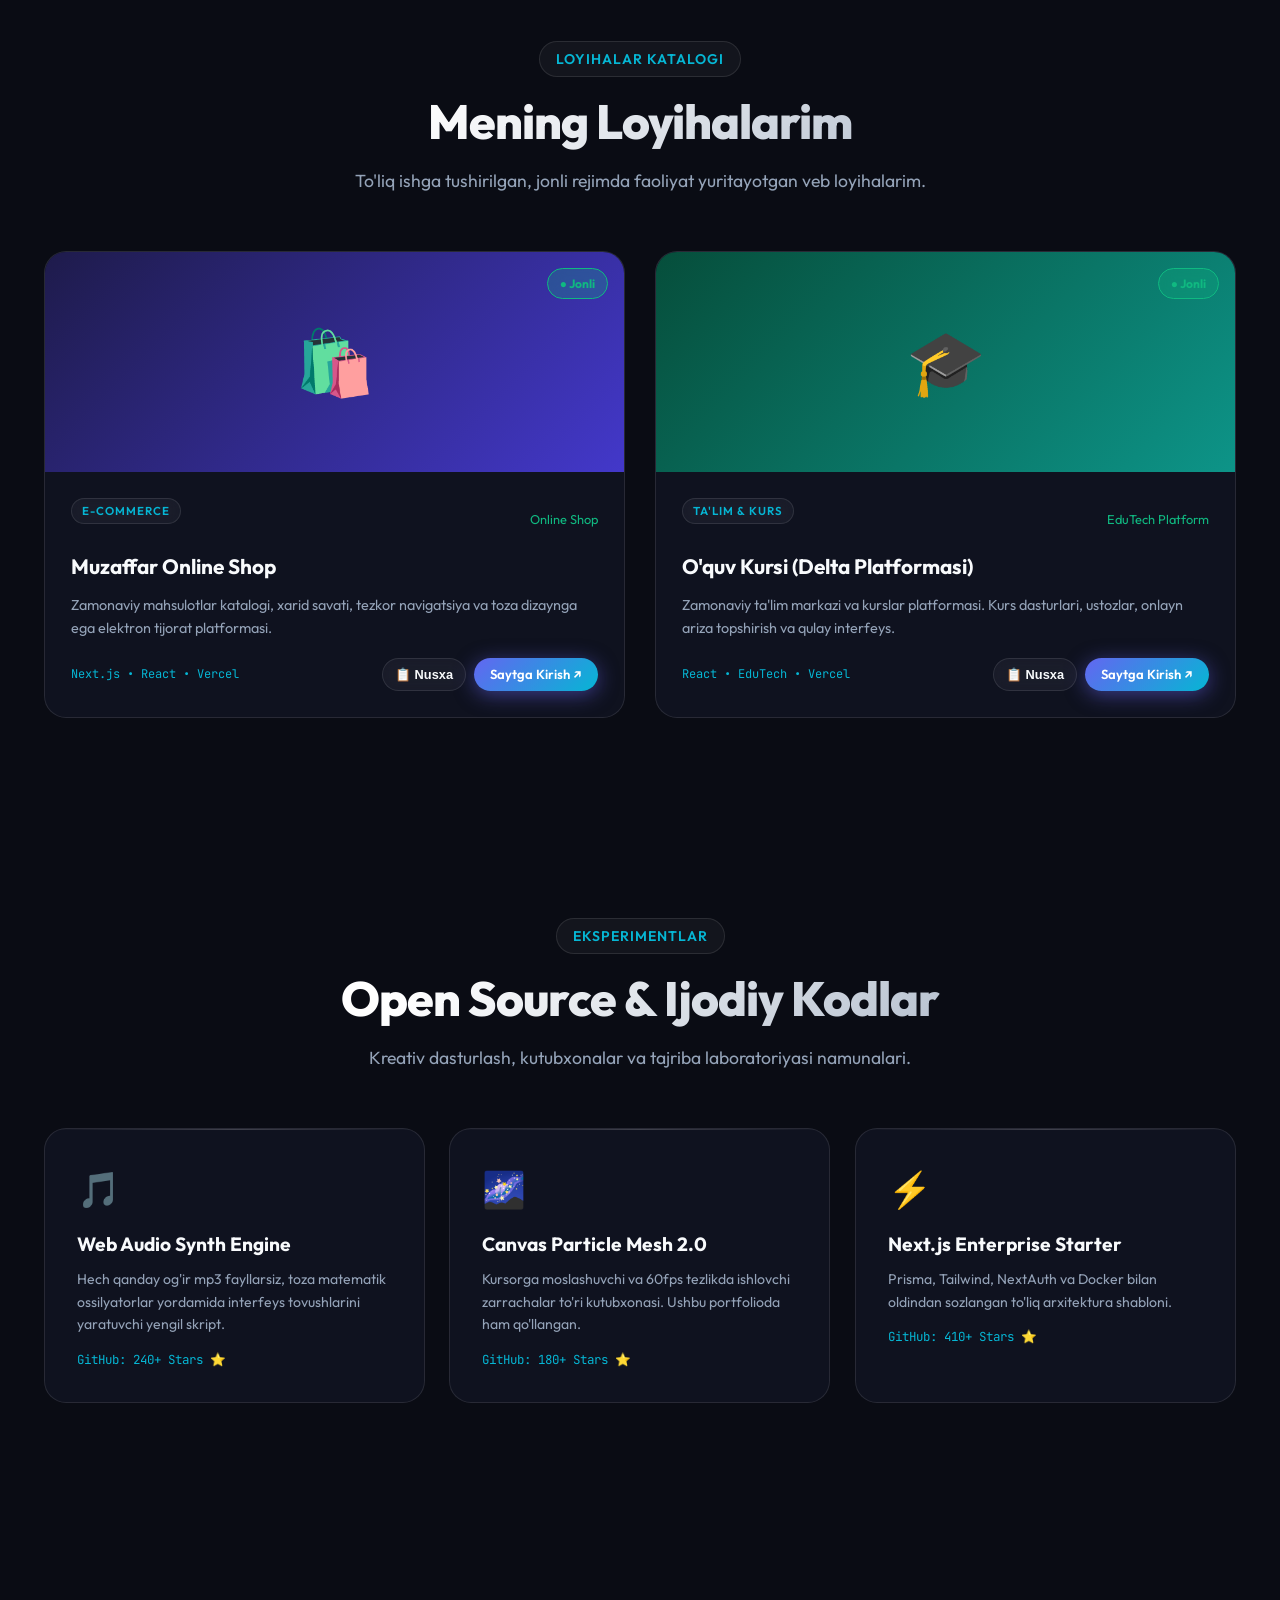
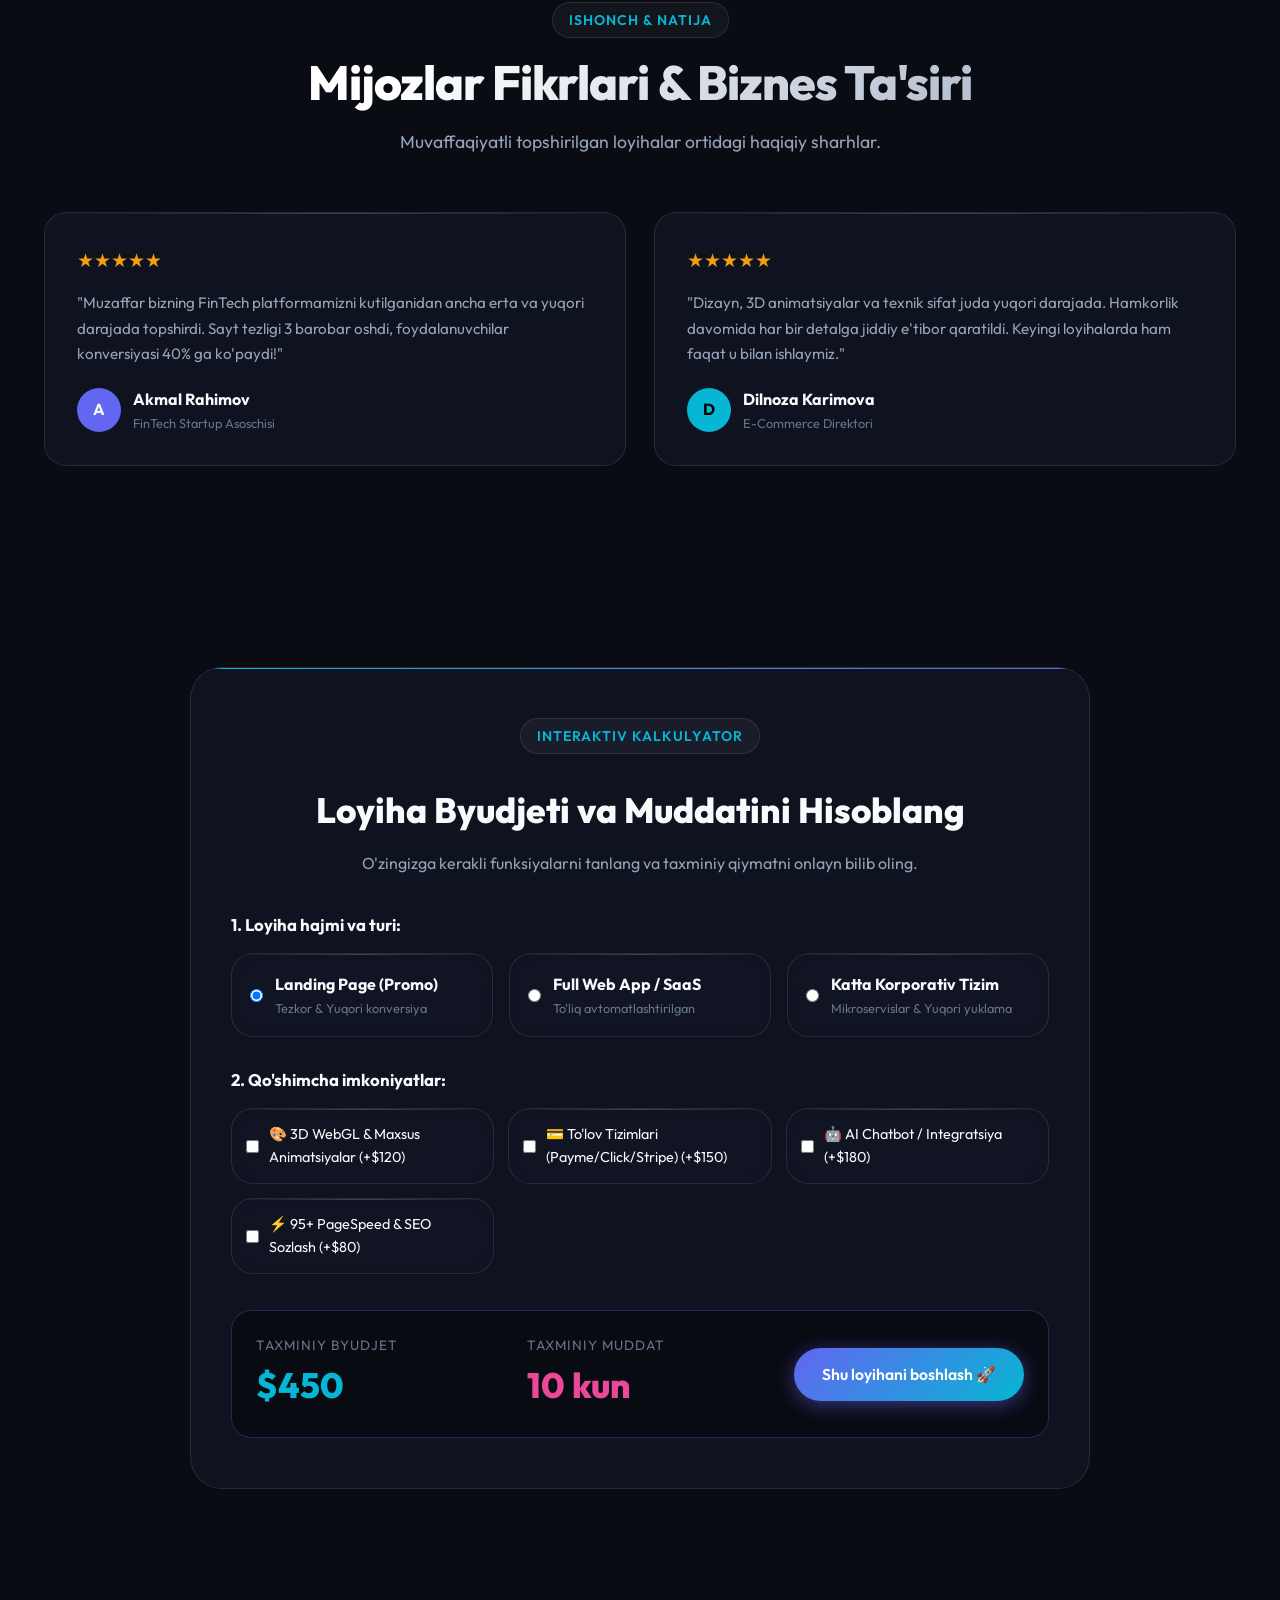
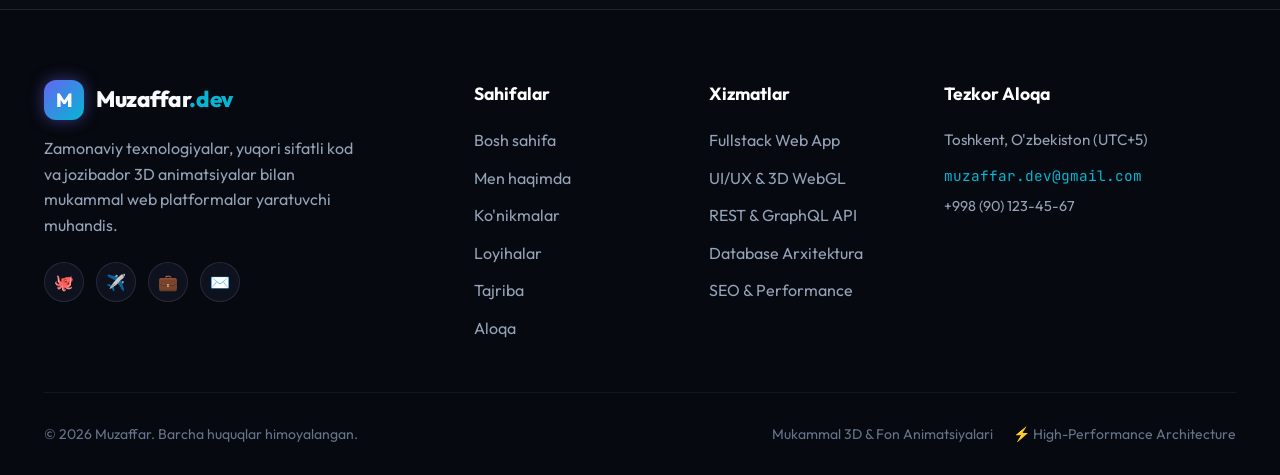
<file: projects.html>
<!DOCTYPE html>
<html lang="uz">
<head>
  <meta charset="UTF-8">
  <meta name="viewport" content="width=device-width, initial-scale=1.0">
  <title>Loyihalar & Portfolio | Muzaffar - Fullstack & Creative Engineer</title>
  <meta name="description" content="Muzaffar tomonidan yaratilgan eng so'nggi muvaffaqiyatli loyihalar, keyslar va interaktiv kalkulyator.">
  <link rel="preconnect" href="https://fonts.googleapis.com">
  <link rel="preconnect" href="https://fonts.gstatic.com" crossorigin>
  <link href="https://fonts.googleapis.com/css2?family=JetBrains+Mono:wght@400;600&family=Outfit:wght@300;400;500;600;700;800;900&display=swap" rel="stylesheet">
  <link rel="stylesheet" href="assets/css/style.css">
  <link rel="stylesheet" href="assets/css/backgrounds.css">
  <link rel="stylesheet" href="assets/css/animations.css">
</head>
<body class="theme-neural-mesh">
  <div id="scroll-progress"></div>
  <div id="cursor-glow"></div>

  <div id="background-stage">
    <canvas id="bg-canvas"></canvas>
    <div id="matched-elements-layer"></div>
  </div>

  <header class="site-header">
    <div class="container nav-container">
      <a href="index.html" class="brand-logo">
        <div class="logo-badge">M</div>
        <div class="logo-text">Muzaffar<span>.dev</span></div>
      </a>

      <ul class="nav-menu" id="nav-menu">
        <li><a href="index.html" class="nav-link">Bosh sahifa</a></li>
        <li><a href="about.html" class="nav-link">Men haqimda</a></li>
        <li><a href="skills.html" class="nav-link">Ko'nikmalar</a></li>
        <li><a href="projects.html" class="nav-link active">Loyihalar</a></li>
        <li><a href="experience.html" class="nav-link">Tajriba</a></li>
        <li><a href="contact.html" class="nav-link">Aloqa</a></li>
      </ul>

      <div class="nav-actions">
        <button class="icon-btn" id="sound-toggle-btn" title="Ovozni yoqish / o'chirish">🔊</button>
        <a href="contact.html" class="btn btn-primary" style="padding: 9px 20px; font-size: 0.9rem;">Hamkorlik</a>
        <button class="menu-toggle" id="menu-toggle" aria-label="Menyu">
          <span></span><span></span><span></span>
        </button>
      </div>
    </div>
  </header>

  <!-- ==========================================
       SECTION 1: PROJECTS HERO & DYNAMIC SEARCH
       ========================================== -->
  <section class="page-hero">
    <div class="container">
      <div class="hero-breadcrumbs reveal-fade-down">
        <a href="index.html">Bosh sahifa</a> <span>/</span> <span>Loyihalar</span>
      </div>
      <span class="section-tag reveal-fade-up">Portfolio Kolleksiyasi</span>
      <h1 class="section-title reveal-fade-up delay-1">Yaratilgan Mahsulotlar & Keyslar</h1>
      <p class="section-desc reveal-fade-up delay-2">
        Haqiqiy biznes foydalanuvchilariga xizmat qilayotgan yuqori tezlikdagi, qulay va interaktiv platformalar.
      </p>

      <!-- Dynamic Search & Filter Dock -->
      <div class="glass-card reveal-fade-up delay-3" style="max-width: 860px; margin: 40px auto 0 auto; padding: 20px;">
        <div style="display: flex; gap: 14px; margin-bottom: 16px; flex-wrap: wrap;">
          <input type="text" id="project-search-input" placeholder="🔍 Loyiha nomi, texnologiya (React, Online Shop, Kurs)..." 
                 style="flex: 1; min-width: 260px; background: rgba(0,0,0,0.3); border: 1px solid var(--border-glass); border-radius: 12px; padding: 12px 18px; color: #fff; font-family: inherit; font-size: 0.95rem; outline: none;">
          <div style="display: flex; align-items: center; gap: 6px; padding: 0 16px; background: rgba(255,255,255,0.04); border-radius: 12px; border: 1px solid var(--border-glass); font-family: var(--font-mono); font-size: 0.85rem; color: var(--secondary);">
            <span>Topildi:</span> <strong id="visible-projects-count">2</strong> ta
          </div>
        </div>

        <div style="display: flex; gap: 8px; flex-wrap: wrap;">
          <button class="filter-btn bg-mode-btn active" data-filter="all">Barchasi (2)</button>
          <button class="filter-btn bg-mode-btn" data-filter="ecommerce">E-Commerce Savdo</button>
          <button class="filter-btn bg-mode-btn" data-filter="edutech">Ta'lim & O'quv Kursi</button>
        </div>
      </div>
    </div>
  </section>

  <!-- ==========================================
       SECTION 2: FLAGSHIP ENTERPRISE CASE STUDIES
       ========================================== -->
  <section class="section">
    <div class="container">
      <div class="section-header reveal-fade-up">
        <span class="section-tag">Asosiy Keys</span>
        <h2 class="section-title">Eng Katta Flagship Loyiham</h2>
        <p class="section-desc">Haqiqiy foydalanuvchilar va savdo jarayonlari uchun ishlab chiqilgan to'liq tizim.</p>
      </div>

      <div class="glass-card glow-border reveal-scale" style="border-radius: 28px;">
        <div class="case-study-grid">
          <div>
            <div style="display: flex; gap: 8px; margin-bottom: 14px; flex-wrap: wrap;">
              <span class="section-tag" style="background: rgba(16, 185, 129, 0.2); color: #10b981;">E-Commerce & Vercel</span>
              <span class="section-tag">● Jonli Ishga Tushirilgan</span>
            </div>
            <h3 style="font-size: 2rem; font-weight: 800; margin-bottom: 16px; line-height: 1.2;">
              Muzaffar Online Shop - Zamonaviy Savdo Platformasi
            </h3>
            <p style="color: var(--text-muted); line-height: 1.8; margin-bottom: 24px;">
              Ushbu platforma zamonaviy foydalanuvchilar uchun qulay xarid qilish tajribasini taqdim etadi. Mahsulotlar to'liq katalogi, qidiruv va filtrlash tizimi, interaktiv savat hamda barcha mobil va kompyuter qurilmalariga 100% moslashgan dizayn.
            </p>
            <div style="display: grid; grid-template-columns: repeat(auto-fit, minmax(130px, 1fr)); gap: 14px; margin-bottom: 28px;">
              <div style="background: rgba(255,255,255,0.03); padding: 14px; border-radius: 12px; border: 1px solid var(--border-glass); text-align: center;">
                <div style="font-weight: 800; font-size: 1.4rem; color: var(--secondary);">100%</div>
                <div style="font-size: 0.75rem; color: var(--text-dim);">Responsive Moslik</div>
              </div>
              <div style="background: rgba(255,255,255,0.03); padding: 14px; border-radius: 12px; border: 1px solid var(--border-glass); text-align: center;">
                <div style="font-weight: 800; font-size: 1.4rem; color: var(--accent);">&lt; 1s</div>
                <div style="font-size: 0.75rem; color: var(--text-dim);">Yuklanish Tezligi</div>
              </div>
              <div style="background: rgba(255,255,255,0.03); padding: 14px; border-radius: 12px; border: 1px solid var(--border-glass); text-align: center;">
                <div style="font-weight: 800; font-size: 1.4rem; color: var(--success);">Vercel</div>
                <div style="font-size: 0.75rem; color: var(--text-dim);">Global Cloud Deploy</div>
              </div>
            </div>
            <div style="display: flex; gap: 14px; flex-wrap: wrap;">
              <a href="https://online-dokon-g9tz.vercel.app/" target="_blank" rel="noopener noreferrer" class="btn btn-primary">
                Jonli Saytni Ko'rish ↗
              </a>
              <button class="btn btn-outline" data-copy-text="https://online-dokon-g9tz.vercel.app/">
                📋 Havolani nusxalash
              </button>
            </div>
          </div>

          <div style="background: #090c18; border: 1px solid var(--border-glass); border-radius: 20px; padding: 24px; text-align: center;">
            <div style="font-size: 5rem; margin-bottom: 16px;">🛍️</div>
            <h4 style="font-size: 1.3rem; font-weight: 700; margin-bottom: 8px;">Online dokon</h4>
            <p style="color: var(--text-muted); font-size: 0.88rem; margin-bottom: 20px;">Onlayn magazin, tovarlar tahlili va buyurtma boshqaruvi.</p>
            <div style="display: flex; justify-content: center; gap: 8px; flex-wrap: wrap;">
              <span class="section-tag" style="font-size: 0.72rem;">Next.js</span>
              <span class="section-tag" style="font-size: 0.72rem;">React</span>
              <span class="section-tag" style="font-size: 0.72rem;">Tailwind</span>
              <span class="section-tag" style="font-size: 0.72rem;">Vercel</span>
            </div>
          </div>
        </div>
      </div>
    </div>
  </section>

  <!-- ==========================================
       SECTION 3: COMPREHENSIVE GRID PORTFOLIO
       ========================================== -->
  <section class="section">
    <div class="container">
      <div class="section-header reveal-fade-up">
        <span class="section-tag">Loyihalar Katalogi</span>
        <h2 class="section-title">Mening Loyihalarim</h2>
        <p class="section-desc">To'liq ishga tushirilgan, jonli rejimda faoliyat yuritayotgan veb loyihalarim.</p>
      </div>

      <div style="display: grid; grid-template-columns: repeat(auto-fit, minmax(340px, 1fr)); gap: 30px;" id="projects-grid-container">
        
        <!-- Project 1: Muzaffar Online Shop -->
        <div class="glass-card tilt-card project-item reveal-fade-up delay-1" data-category="ecommerce" data-tags="nextjs react ecommerce vercel online shop" style="padding: 0; overflow: hidden;">
          <div style="height: 220px; background: linear-gradient(135deg, #1e1b4b, #4338ca); display: flex; align-items: center; justify-content: center; font-size: 4rem; position: relative;">
            🛍️
            <span style="position: absolute; top: 16px; right: 16px; background: rgba(16, 185, 129, 0.25); color: #10b981; border: 1px solid #10b981; backdrop-filter: blur(8px); padding: 5px 12px; border-radius: 20px; font-size: 0.75rem; font-weight: 700;">● Jonli</span>
          </div>
          <div style="padding: 26px;">
            <div style="display: flex; justify-content: space-between; align-items: center; margin-bottom: 10px;">
              <span class="section-tag" style="padding: 3px 10px; font-size: 0.72rem;">E-Commerce</span>
              <span style="font-size: 0.8rem; color: #10b981;">Online Shop</span>
            </div>
            <h3 class="project-title" style="font-size: 1.3rem; font-weight: 700; margin-bottom: 10px;">Muzaffar Online Shop</h3>
            <p class="project-desc" style="color: var(--text-muted); font-size: 0.9rem; line-height: 1.6; margin-bottom: 18px;">
              Zamonaviy mahsulotlar katalogi, xarid savati, tezkor navigatsiya va toza dizaynga ega elektron tijorat platformasi.
            </p>
            <div style="display: flex; justify-content: space-between; align-items: center; flex-wrap: wrap; gap: 10px;">
              <span style="font-family: var(--font-mono); font-size: 0.75rem; color: var(--secondary);">Next.js • React • Vercel</span>
              <div style="display: flex; gap: 8px;">
                <button class="btn btn-outline" data-copy-text="https://muzaffar-online-shop.vercel.app/" style="padding: 6px 12px; font-size: 0.8rem;">📋 Nusxa</button>
                <a href="https://muzaffar-online-shop.vercel.app/" target="_blank" rel="noopener noreferrer" class="btn btn-primary" style="padding: 6px 16px; font-size: 0.82rem;">Saytga Kirish ↗</a>
              </div>
            </div>
          </div>
        </div>

        <!-- Project 2: O'quv Kursi Delta -->
        <div class="glass-card tilt-card project-item reveal-fade-up delay-2" data-category="edutech" data-tags="react edutech vercel kurs ta'lim delta" style="padding: 0; overflow: hidden;">
          <div style="height: 220px; background: linear-gradient(135deg, #064e3b, #0d9488); display: flex; align-items: center; justify-content: center; font-size: 4rem; position: relative;">
            🎓
            <span style="position: absolute; top: 16px; right: 16px; background: rgba(16, 185, 129, 0.25); color: #10b981; border: 1px solid #10b981; backdrop-filter: blur(8px); padding: 5px 12px; border-radius: 20px; font-size: 0.75rem; font-weight: 700;">● Jonli</span>
          </div>
          <div style="padding: 26px;">
            <div style="display: flex; justify-content: space-between; align-items: center; margin-bottom: 10px;">
              <span class="section-tag" style="padding: 3px 10px; font-size: 0.72rem;">Ta'lim & Kurs</span>
              <span style="font-size: 0.8rem; color: #10b981;">EduTech Platform</span>
            </div>
            <h3 class="project-title" style="font-size: 1.3rem; font-weight: 700; margin-bottom: 10px;">O'quv Kursi (Delta Platformasi)</h3>
            <p class="project-desc" style="color: var(--text-muted); font-size: 0.9rem; line-height: 1.6; margin-bottom: 18px;">
              Zamonaviy ta'lim markazi va kurslar platformasi. Kurs dasturlari, ustozlar, onlayn ariza topshirish va qulay interfeys.
            </p>
            <div style="display: flex; justify-content: space-between; align-items: center; flex-wrap: wrap; gap: 10px;">
              <span style="font-family: var(--font-mono); font-size: 0.75rem; color: var(--secondary);">React • EduTech • Vercel</span>
              <div style="display: flex; gap: 8px;">
                <button class="btn btn-outline" data-copy-text="https://o-quv-kursi-delta.vercel.app/" style="padding: 6px 12px; font-size: 0.8rem;">📋 Nusxa</button>
                <a href="https://o-quv-kursi-delta.vercel.app/" target="_blank" rel="noopener noreferrer" class="btn btn-primary" style="padding: 6px 16px; font-size: 0.82rem;">Saytga Kirish ↗</a>
              </div>
            </div>
          </div>
        </div>

      </div>
    </div>
  </section>

  <!-- ==========================================
       SECTION 4: OPEN SOURCE & EXPERIMENTS
       ========================================== -->
  <section class="section">
    <div class="container">
      <div class="section-header reveal-fade-up">
        <span class="section-tag">Eksperimentlar</span>
        <h2 class="section-title">Open Source & Ijodiy Kodlar</h2>
        <p class="section-desc">Kreativ dasturlash, kutubxonalar va tajriba laboratoriyasi namunalari.</p>
      </div>

      <div style="display: grid; grid-template-columns: repeat(auto-fit, minmax(280px, 1fr)); gap: 24px;">
        
        <div class="glass-card reveal-slide-left delay-1">
          <div style="font-size: 2.2rem; margin-bottom: 12px;">🎵</div>
          <h4 style="font-size: 1.2rem; font-weight: 700; margin-bottom: 8px;">Web Audio Synth Engine</h4>
          <p style="color: var(--text-muted); font-size: 0.88rem; line-height: 1.6; margin-bottom: 14px;">
            Hech qanday og'ir mp3 fayllarsiz, toza matematik ossilyatorlar yordamida interfeys tovushlarini yaratuvchi yengil skript.
          </p>
          <div style="font-family: var(--font-mono); font-size: 0.78rem; color: var(--secondary);">GitHub: 240+ Stars ⭐</div>
        </div>

        <div class="glass-card reveal-fade-up delay-2">
          <div style="font-size: 2.2rem; margin-bottom: 12px;">🌌</div>
          <h4 style="font-size: 1.2rem; font-weight: 700; margin-bottom: 8px;">Canvas Particle Mesh 2.0</h4>
          <p style="color: var(--text-muted); font-size: 0.88rem; line-height: 1.6; margin-bottom: 14px;">
            Kursorga moslashuvchi va 60fps tezlikda ishlovchi zarrachalar to'ri kutubxonasi. Ushbu portfolioda ham qo'llangan.
          </p>
          <div style="font-family: var(--font-mono); font-size: 0.78rem; color: var(--secondary);">GitHub: 180+ Stars ⭐</div>
        </div>

        <div class="glass-card reveal-slide-right delay-3">
          <div style="font-size: 2.2rem; margin-bottom: 12px;">⚡</div>
          <h4 style="font-size: 1.2rem; font-weight: 700; margin-bottom: 8px;">Next.js Enterprise Starter</h4>
          <p style="color: var(--text-muted); font-size: 0.88rem; line-height: 1.6; margin-bottom: 14px;">
            Prisma, Tailwind, NextAuth va Docker bilan oldindan sozlangan to'liq arxitektura shabloni.
          </p>
          <div style="font-family: var(--font-mono); font-size: 0.78rem; color: var(--secondary);">GitHub: 410+ Stars ⭐</div>
        </div>

      </div>
    </div>
  </section>

  <!-- ==========================================
       SECTION 5: CLIENT REVIEWS & METRICS
       ========================================== -->
  <section class="section">
    <div class="container">
      <div class="section-header reveal-fade-up">
        <span class="section-tag">Ishonch & Natija</span>
        <h2 class="section-title">Mijozlar Fikrlari & Biznes Ta'siri</h2>
        <p class="section-desc">Muvaffaqiyatli topshirilgan loyihalar ortidagi haqiqiy sharhlar.</p>
      </div>

      <div style="display: grid; grid-template-columns: repeat(auto-fit, minmax(320px, 1fr)); gap: 28px;">
        
        <div class="glass-card reveal-scale delay-1">
          <div style="color: #f59e0b; font-size: 1.2rem; margin-bottom: 14px;">★★★★★</div>
          <p style="color: var(--text-muted); font-size: 0.95rem; line-height: 1.7; margin-bottom: 20px;">
            "Muzaffar bizning FinTech platformamizni kutilganidan ancha erta va yuqori darajada topshirdi. Sayt tezligi 3 barobar oshdi, foydalanuvchilar konversiyasi 40% ga ko'paydi!"
          </p>
          <div style="display: flex; align-items: center; gap: 12px;">
            <div style="width: 44px; height: 44px; border-radius: 50%; background: var(--primary); display: flex; align-items: center; justify-content: center; font-weight: 700;">A</div>
            <div>
              <div style="font-weight: 700;">Akmal Rahimov</div>
              <div style="color: var(--text-dim); font-size: 0.8rem;">FinTech Startup Asoschisi</div>
            </div>
          </div>
        </div>

        <div class="glass-card reveal-scale delay-2">
          <div style="color: #f59e0b; font-size: 1.2rem; margin-bottom: 14px;">★★★★★</div>
          <p style="color: var(--text-muted); font-size: 0.95rem; line-height: 1.7; margin-bottom: 20px;">
            "Dizayn, 3D animatsiyalar va texnik sifat juda yuqori darajada. Hamkorlik davomida har bir detalga jiddiy e'tibor qaratildi. Keyingi loyihalarda ham faqat u bilan ishlaymiz."
          </p>
          <div style="display: flex; align-items: center; gap: 12px;">
            <div style="width: 44px; height: 44px; border-radius: 50%; background: var(--secondary); display: flex; align-items: center; justify-content: center; font-weight: 700; color: #000;">D</div>
            <div>
              <div style="font-weight: 700;">Dilnoza Karimova</div>
              <div style="color: var(--text-dim); font-size: 0.8rem;">E-Commerce Direktori</div>
            </div>
          </div>
        </div>

      </div>
    </div>
  </section>

  <!-- ==========================================
       SECTION 6: INTERACTIVE BUDGET & TIMELINE ESTIMATOR
       ========================================== -->
  <section class="section" style="padding-bottom: 120px;">
    <div class="container">
      <div class="glass-card glow-border reveal-scale" style="padding: 50px 40px; border-radius: 32px; max-width: 900px; margin: 0 auto;">
        <div style="text-align: center; margin-bottom: 36px;">
          <span class="section-tag">Interaktiv Kalkulyator</span>
          <h2 style="font-size: 2.2rem; font-weight: 800; margin: 12px 0;">Loyiha Byudjeti va Muddatini Hisoblang</h2>
          <p style="color: var(--text-muted); font-size: 1rem;">O'zingizga kerakli funksiyalarni tanlang va taxminiy qiymatni onlayn bilib oling.</p>
        </div>

        <form id="budget-estimator-form">
          <!-- Scope Selection -->
          <div style="margin-bottom: 30px;">
            <label style="display: block; font-weight: 700; margin-bottom: 14px; font-size: 1.05rem;">1. Loyiha hajmi va turi:</label>
            <div style="display: grid; grid-template-columns: repeat(auto-fit, minmax(220px, 1fr)); gap: 16px;">
              <label class="glass-card" style="padding: 18px; cursor: pointer; display: flex; align-items: center; gap: 12px;">
                <input type="radio" name="project_scope" value="landing" data-price="250" data-days="5" checked>
                <div>
                  <div style="font-weight: 700;">Landing Page (Promo)</div>
                  <div style="font-size: 0.8rem; color: var(--text-dim);">Tezkor & Yuqori konversiya</div>
                </div>
              </label>

              <label class="glass-card" style="padding: 18px; cursor: pointer; display: flex; align-items: center; gap: 12px;">
                <input type="radio" name="project_scope" value="webapp" data-price="750" data-days="15">
                <div>
                  <div style="font-weight: 700;">Full Web App / SaaS</div>
                  <div style="font-size: 0.8rem; color: var(--text-dim);">To'liq avtomatlashtirilgan</div>
                </div>
              </label>

              <label class="glass-card" style="padding: 18px; cursor: pointer; display: flex; align-items: center; gap: 12px;">
                <input type="radio" name="project_scope" value="enterprise" data-price="1500" data-days="30">
                <div>
                  <div style="font-weight: 700;">Katta Korporativ Tizim</div>
                  <div style="font-size: 0.8rem; color: var(--text-dim);">Mikroservislar & Yuqori yuklama</div>
                </div>
              </label>
            </div>
          </div>

          <!-- Feature Addons -->
          <div style="margin-bottom: 36px;">
            <label style="display: block; font-weight: 700; margin-bottom: 14px; font-size: 1.05rem;">2. Qo'shimcha imkoniyatlar:</label>
            <div style="display: grid; grid-template-columns: repeat(auto-fit, minmax(240px, 1fr)); gap: 14px;">
              <label class="glass-card" style="padding: 14px; cursor: pointer; display: flex; align-items: center; gap: 10px;">
                <input type="checkbox" data-price="120" data-days="3">
                <span style="font-size: 0.9rem;">🎨 3D WebGL & Maxsus Animatsiyalar (+$120)</span>
              </label>
              <label class="glass-card" style="padding: 14px; cursor: pointer; display: flex; align-items: center; gap: 10px;">
                <input type="checkbox" data-price="150" data-days="3">
                <span style="font-size: 0.9rem;">💳 To'lov Tizimlari (Payme/Click/Stripe) (+$150)</span>
              </label>
              <label class="glass-card" style="padding: 14px; cursor: pointer; display: flex; align-items: center; gap: 10px;">
                <input type="checkbox" data-price="180" data-days="4">
                <span style="font-size: 0.9rem;">🤖 AI Chatbot / Integratsiya (+$180)</span>
              </label>
              <label class="glass-card" style="padding: 14px; cursor: pointer; display: flex; align-items: center; gap: 10px;">
                <input type="checkbox" data-price="80" data-days="2">
                <span style="font-size: 0.9rem;">⚡ 95+ PageSpeed & SEO Sozlash (+$80)</span>
              </label>
            </div>
          </div>

          <!-- Calculation Result Bar -->
          <div style="background: rgba(0, 0, 0, 0.4); border: 1px solid var(--border-glow); border-radius: 20px; padding: 24px; display: flex; justify-content: space-between; align-items: center; flex-wrap: wrap; gap: 20px;">
            <div>
              <div style="color: var(--text-dim); font-size: 0.85rem; text-transform: uppercase; letter-spacing: 1px;">Taxminiy Byudjet</div>
              <div id="estimated-price-val" style="font-size: 2.2rem; font-weight: 800; color: var(--secondary);">$450</div>
            </div>

            <div>
              <div style="color: var(--text-dim); font-size: 0.85rem; text-transform: uppercase; letter-spacing: 1px;">Taxminiy Muddat</div>
              <div id="estimated-days-val" style="font-size: 2.2rem; font-weight: 800; color: var(--accent);">8 kun</div>
            </div>

            <a href="contact.html" class="btn btn-primary btn-magnetic" style="padding: 14px 28px;">
              Shu loyihani boshlash 🚀
            </a>
          </div>
        </form>
      </div>
    </div>
  </section>

  <!-- Global Footer -->
  <footer class="site-footer">
    <div class="container">
      <div class="footer-grid">
        <div class="footer-brand">
          <a href="index.html" class="brand-logo" style="margin-bottom: 16px;">
            <div class="logo-badge">M</div>
            <div class="logo-text">Muzaffar<span>.dev</span></div>
          </a>
          <p>Zamonaviy texnologiyalar, yuqori sifatli kod va jozibador 3D animatsiyalar bilan mukammal web platformalar yaratuvchi muhandis.</p>
          <div class="social-links">
            <a href="https://github.com" target="_blank" class="social-icon" title="GitHub">🐙</a>
            <a href="https://t.me" target="_blank" class="social-icon" title="Telegram">✈️</a>
            <a href="https://linkedin.com" target="_blank" class="social-icon" title="LinkedIn">💼</a>
            <a href="mailto:muzaffar.dev@gmail.com" class="social-icon" title="Email">✉️</a>
          </div>
        </div>

        <div>
          <h4 class="footer-title">Sahifalar</h4>
          <ul class="footer-links">
            <li><a href="index.html">Bosh sahifa</a></li>
            <li><a href="about.html">Men haqimda</a></li>
            <li><a href="skills.html">Ko'nikmalar</a></li>
            <li><a href="projects.html">Loyihalar</a></li>
            <li><a href="experience.html">Tajriba</a></li>
            <li><a href="contact.html">Aloqa</a></li>
          </ul>
        </div>

        <div>
          <h4 class="footer-title">Xizmatlar</h4>
          <ul class="footer-links">
            <li><a href="skills.html">Fullstack Web App</a></li>
            <li><a href="skills.html">UI/UX & 3D WebGL</a></li>
            <li><a href="skills.html">REST & GraphQL API</a></li>
            <li><a href="skills.html">Database Arxitektura</a></li>
            <li><a href="skills.html">SEO & Performance</a></li>
          </ul>
        </div>

        <div>
          <h4 class="footer-title">Tezkor Aloqa</h4>
          <p style="color: var(--text-muted); font-size: 0.95rem; margin-bottom: 12px;">Toshkent, O'zbekiston (UTC+5)</p>
          <p style="color: var(--secondary); font-family: var(--font-mono); font-size: 0.9rem; margin-bottom: 8px;">muzaffar.dev@gmail.com</p>
          <p style="color: var(--text-muted); font-size: 0.9rem;">+998 (90) 123-45-67</p>
        </div>
      </div>

      <div class="footer-bottom">
        <div>© 2026 Muzaffar. Barcha huquqlar himoyalangan.</div>
        <div style="display: flex; gap: 20px;">
          <span>Mukammal 3D & Fon Animatsiyalari</span>
          <span>⚡ High-Performance Architecture</span>
        </div>
      </div>
    </div>
  </footer>

  <div class="floating-control-dock">
    <div class="bg-switcher-card" id="bg-switcher-dock">
      <div class="bg-switcher-title">
        <span>🎨 Fon Animatsiyasi (3 xil)</span>
      </div>
      <div class="bg-switcher-options">
        <button class="bg-mode-btn active" data-mode="neural-mesh">
          <span>🌌</span> Neyron Tarmoq
        </button>
        <button class="bg-mode-btn" data-mode="cyber-matrix">
          <span>⚡</span> Kiberpank
        </button>
        <button class="bg-mode-btn" data-mode="aurora-liquid">
          <span>🌊</span> Aura To'lqin
        </button>
      </div>
    </div>
    <button class="dock-trigger-btn" id="dock-trigger" title="Fon animatsiyasini almashtirish">
      ⚙️
    </button>
  </div>

  <script src="assets/js/background-engine.js"></script>
  <script src="assets/js/main.js"></script>
  <script src="assets/js/interactive-features.js"></script>
</body>
</html>
</file>
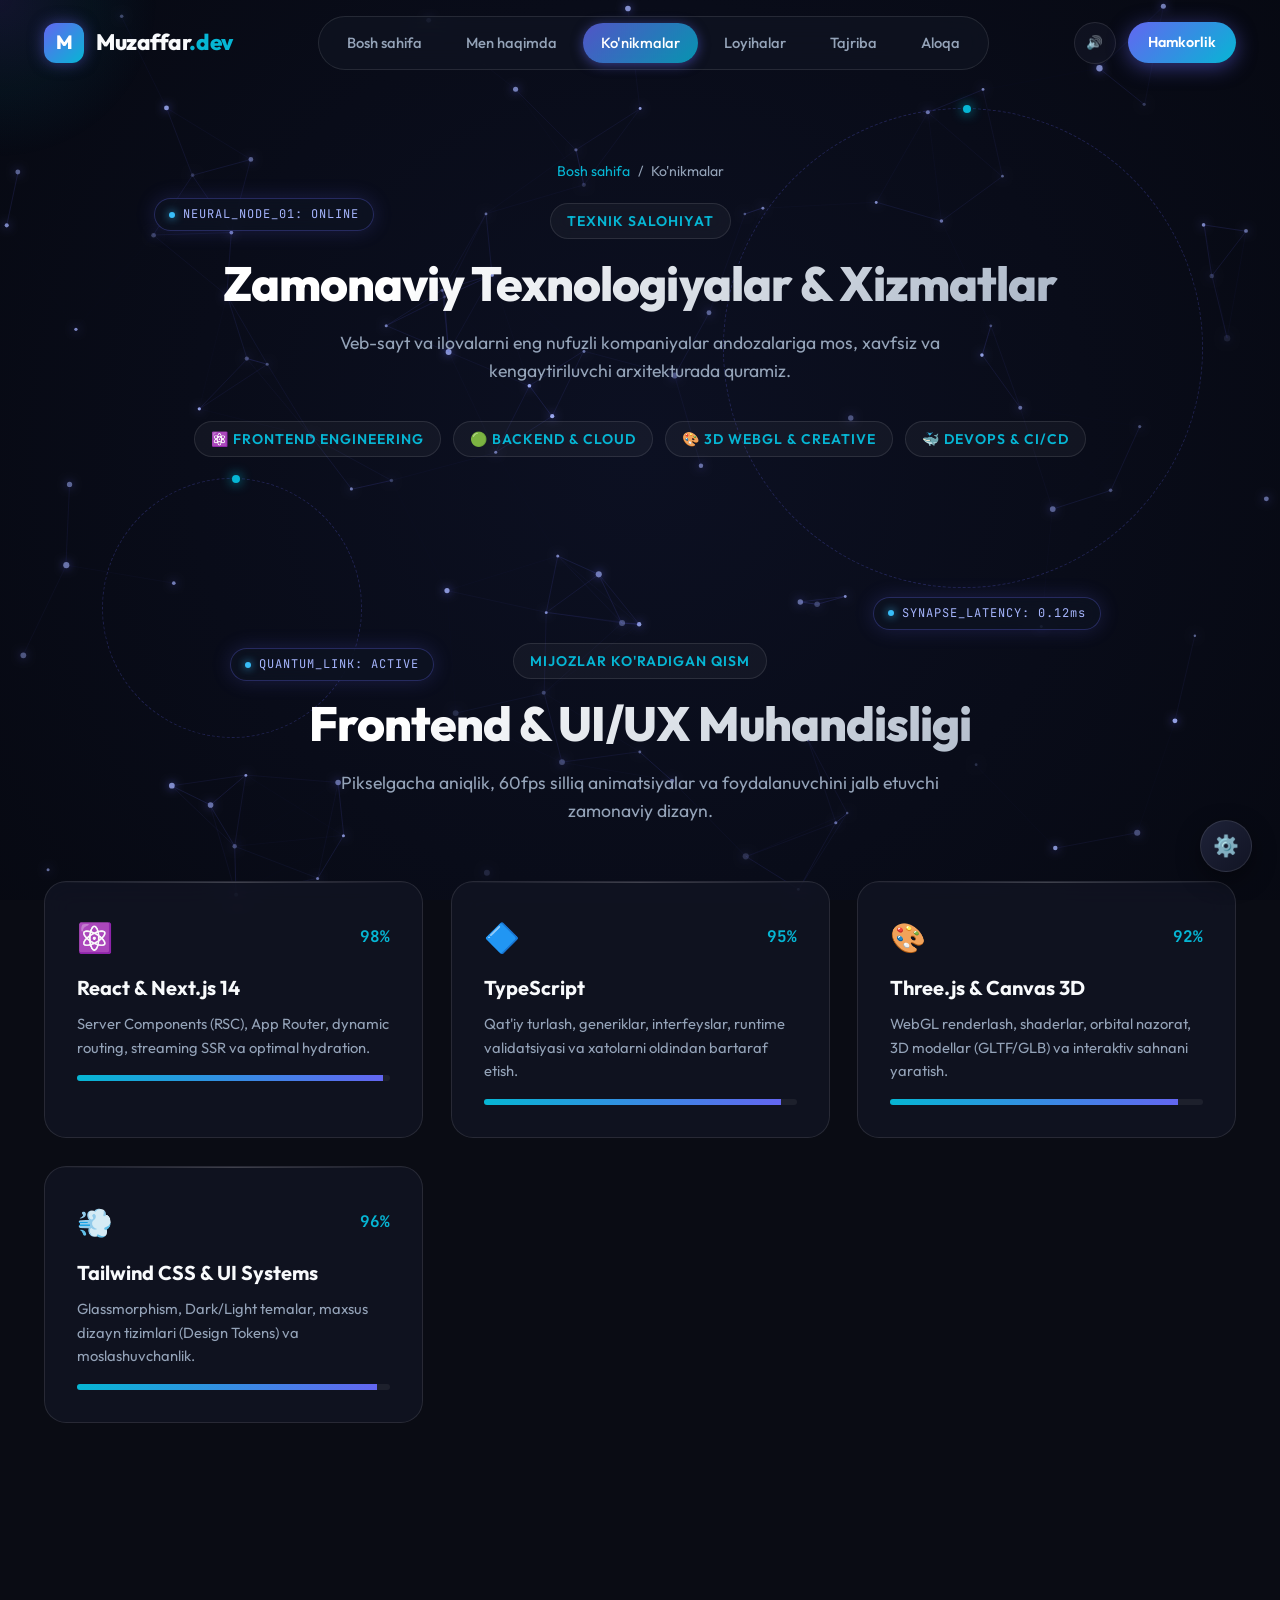
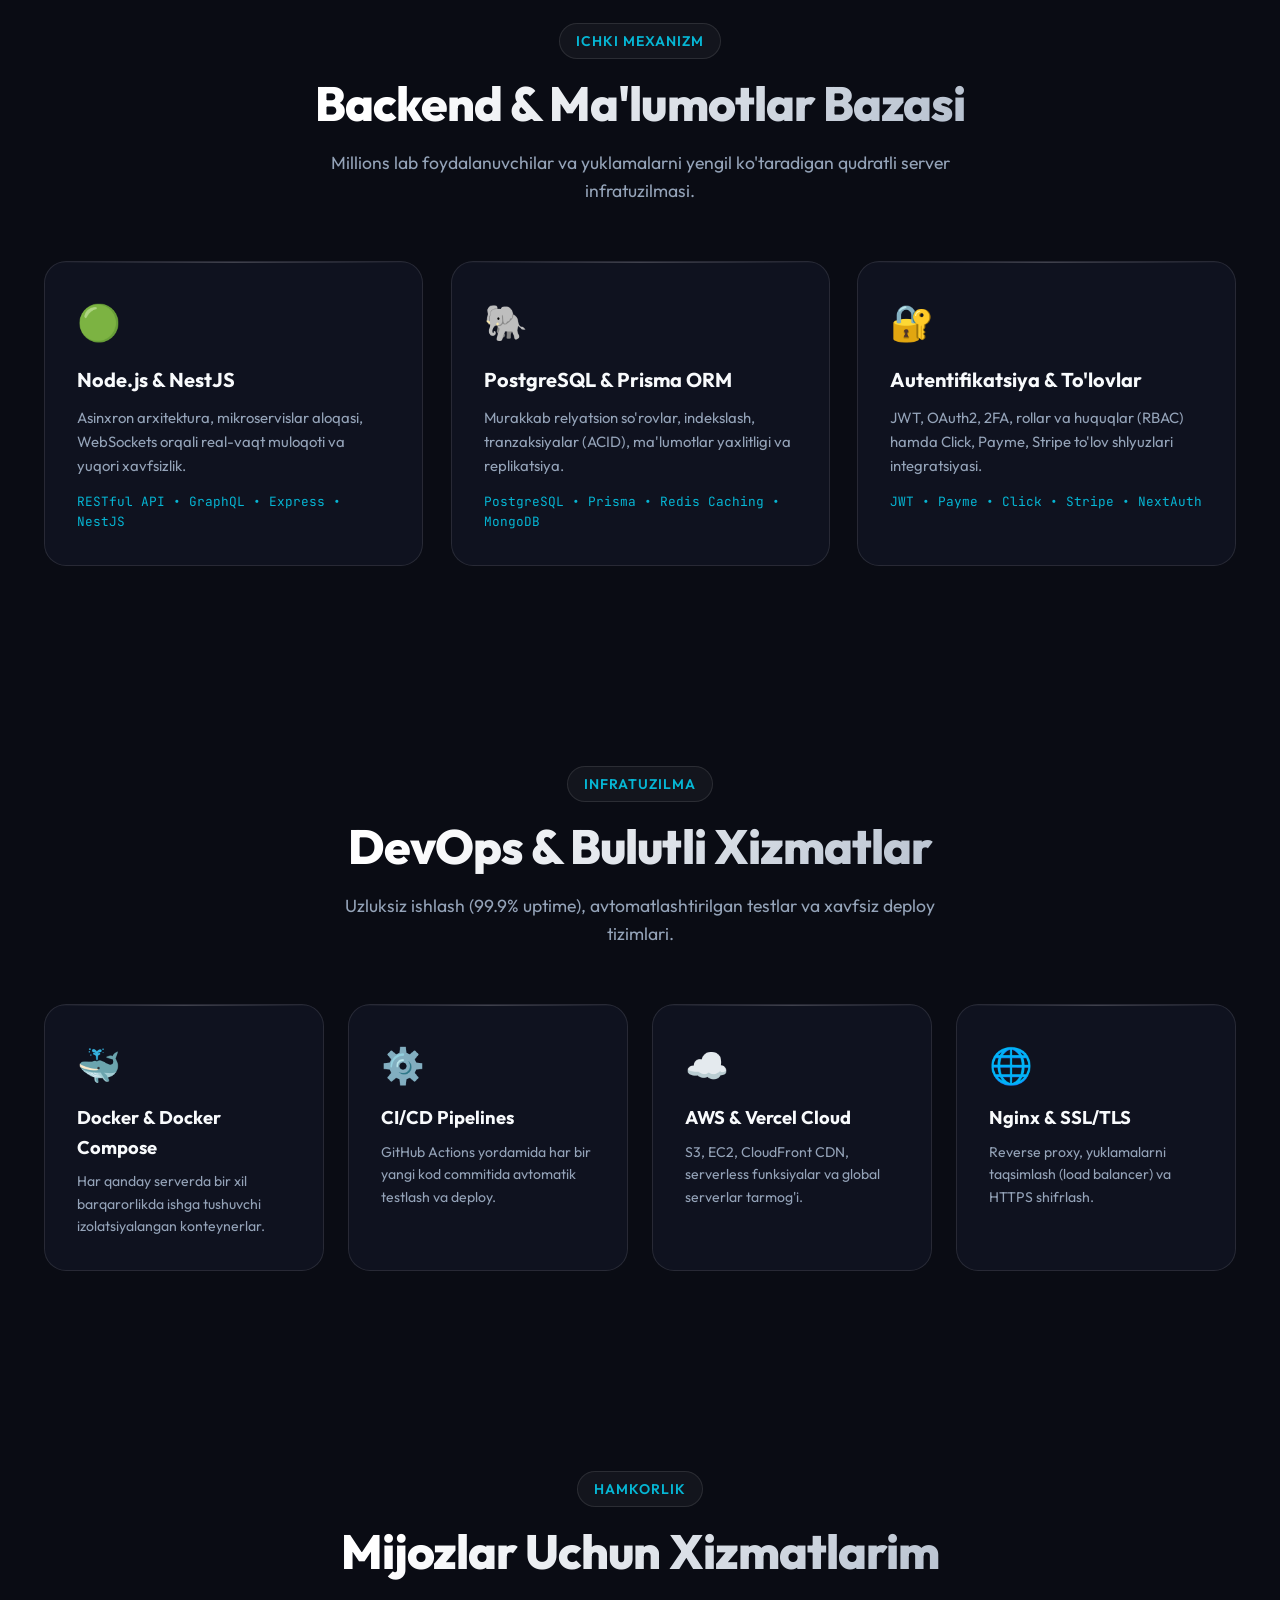
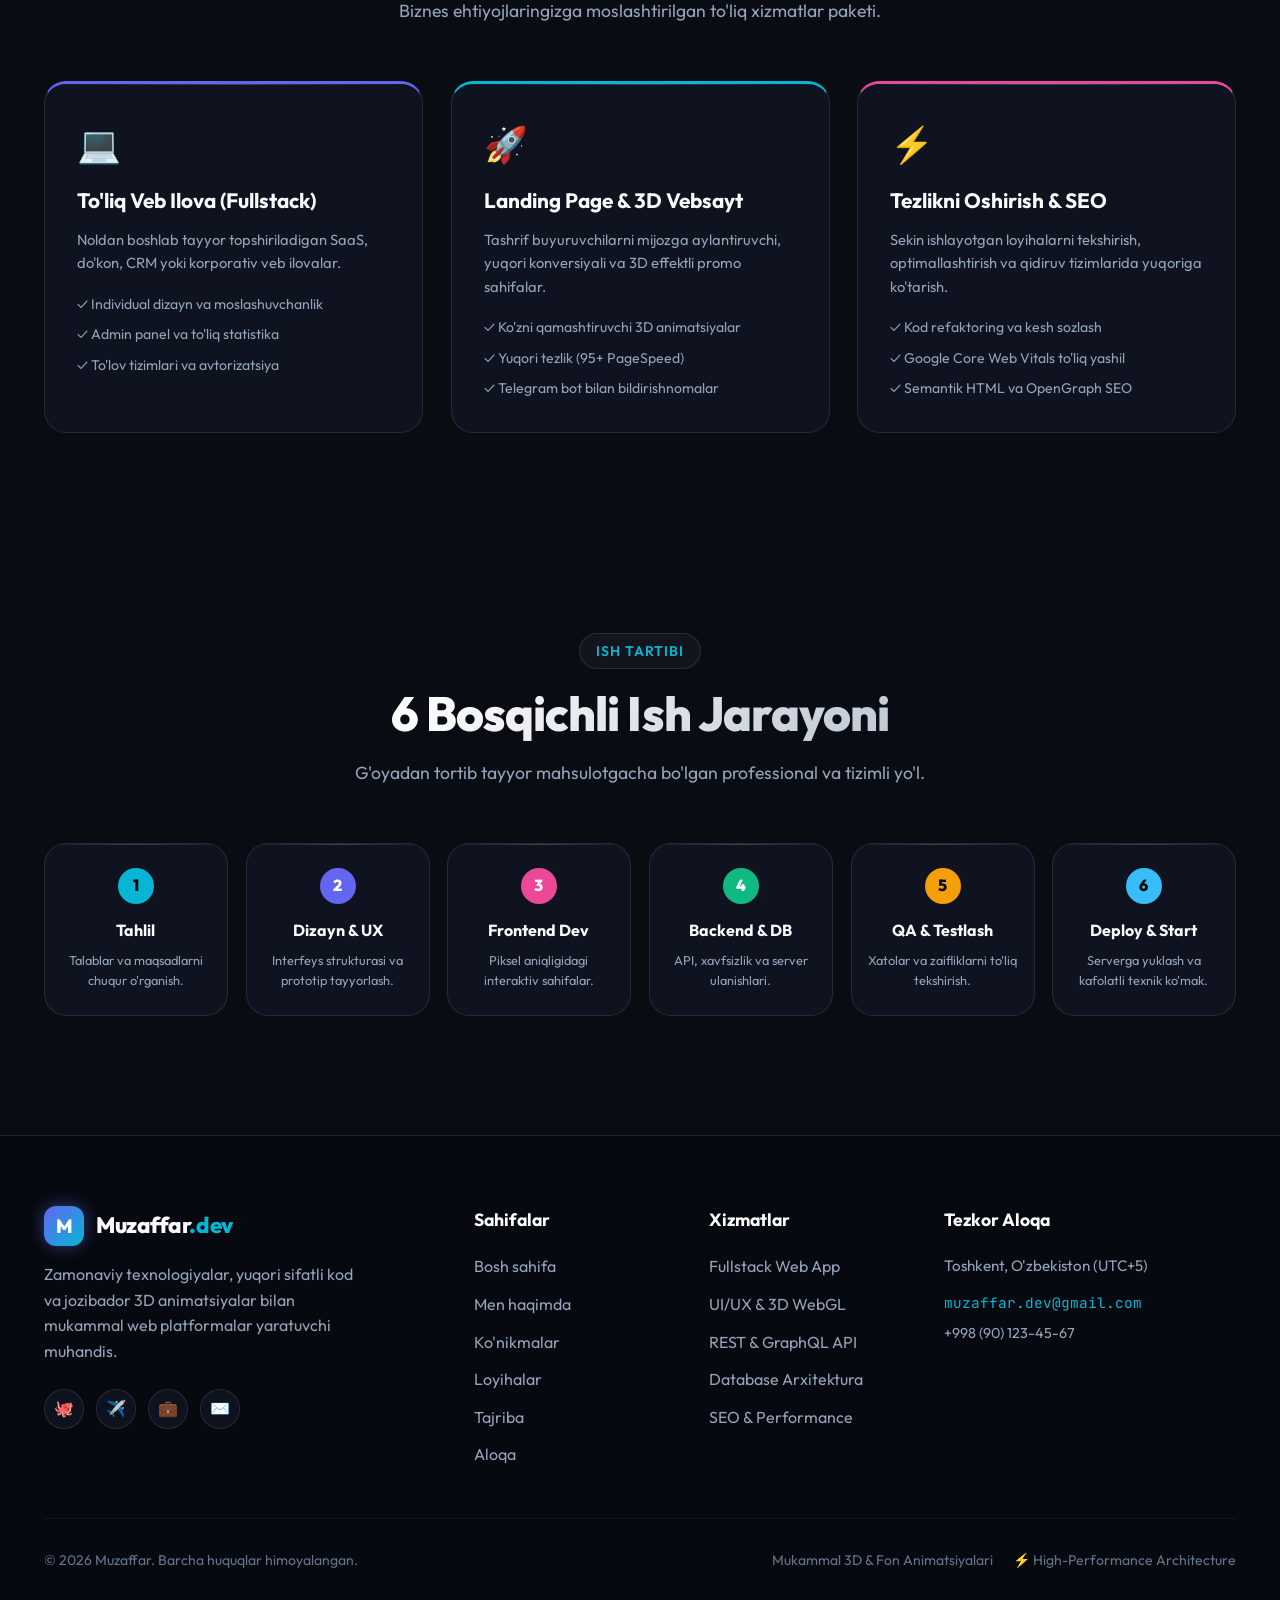
<file: skills.html>
<!DOCTYPE html>
<html lang="uz">
<head>
  <meta charset="UTF-8">
  <meta name="viewport" content="width=device-width, initial-scale=1.0">
  <title>Ko'nikmalar & Xizmatlar | Muzaffar - Fullstack & Creative Engineer</title>
  <meta name="description" content="Muzaffarning texnologik steki, frontend, backend, devops ko'nikmalari hamda mijozlarga taqdim etiladigan professional xizmatlar.">
  <link rel="preconnect" href="https://fonts.googleapis.com">
  <link rel="preconnect" href="https://fonts.gstatic.com" crossorigin>
  <link href="https://fonts.googleapis.com/css2?family=JetBrains+Mono:wght@400;600&family=Outfit:wght@300;400;500;600;700;800;900&display=swap" rel="stylesheet">
  <link rel="stylesheet" href="assets/css/style.css">
  <link rel="stylesheet" href="assets/css/backgrounds.css">
  <link rel="stylesheet" href="assets/css/animations.css">
</head>
<body class="theme-neural-mesh">
  <div id="scroll-progress"></div>
  <div id="cursor-glow"></div>

  <div id="background-stage">
    <canvas id="bg-canvas"></canvas>
    <div id="matched-elements-layer"></div>
  </div>

  <header class="site-header">
    <div class="container nav-container">
      <a href="index.html" class="brand-logo">
        <div class="logo-badge">M</div>
        <div class="logo-text">Muzaffar<span>.dev</span></div>
      </a>

      <ul class="nav-menu" id="nav-menu">
        <li><a href="index.html" class="nav-link">Bosh sahifa</a></li>
        <li><a href="about.html" class="nav-link">Men haqimda</a></li>
        <li><a href="skills.html" class="nav-link active">Ko'nikmalar</a></li>
        <li><a href="projects.html" class="nav-link">Loyihalar</a></li>
        <li><a href="experience.html" class="nav-link">Tajriba</a></li>
        <li><a href="contact.html" class="nav-link">Aloqa</a></li>
      </ul>

      <div class="nav-actions">
        <button class="icon-btn" id="sound-toggle-btn" title="Ovozni yoqish / o'chirish">🔊</button>
        <a href="contact.html" class="btn btn-primary" style="padding: 9px 20px; font-size: 0.9rem;">Hamkorlik</a>
        <button class="menu-toggle" id="menu-toggle" aria-label="Menyu">
          <span></span><span></span><span></span>
        </button>
      </div>
    </div>
  </header>

  <!-- ==========================================
       SECTION 1: SKILLS HERO & TECH RADAR
       ========================================== -->
  <section class="page-hero">
    <div class="container">
      <div class="hero-breadcrumbs reveal-fade-down">
        <a href="index.html">Bosh sahifa</a> <span>/</span> <span>Ko'nikmalar</span>
      </div>
      <span class="section-tag reveal-fade-up">Texnik Salohiyat</span>
      <h1 class="section-title reveal-fade-up delay-1">Zamonaviy Texnologiyalar & Xizmatlar</h1>
      <p class="section-desc reveal-fade-up delay-2">
        Veb-sayt va ilovalarni eng nufuzli kompaniyalar andozalariga mos, xavfsiz va kengaytiriluvchi arxitekturada quramiz.
      </p>

      <div style="display: flex; justify-content: center; gap: 12px; flex-wrap: wrap; margin-top: 36px;" class="reveal-fade-up delay-3">
        <span class="section-tag">⚛️ Frontend Engineering</span>
        <span class="section-tag">🟢 Backend & Cloud</span>
        <span class="section-tag">🎨 3D WebGL & Creative</span>
        <span class="section-tag">🐳 DevOps & CI/CD</span>
      </div>
    </div>
  </section>

  <!-- ==========================================
       SECTION 2: FRONTEND & UI/UX MASTERY
       ========================================== -->
  <section class="section">
    <div class="container">
      <div class="section-header reveal-fade-up">
        <span class="section-tag">Mijozlar Ko'radigan Qism</span>
        <h2 class="section-title">Frontend & UI/UX Muhandisligi</h2>
        <p class="section-desc">Pikselgacha aniqlik, 60fps silliq animatsiyalar va foydalanuvchini jalb etuvchi zamonaviy dizayn.</p>
      </div>

      <div style="display: grid; grid-template-columns: repeat(auto-fit, minmax(320px, 1fr)); gap: 28px;">
        
        <div class="glass-card tilt-card reveal-fade-up delay-1">
          <div style="display: flex; justify-content: space-between; align-items: center; margin-bottom: 12px;">
            <div style="font-size: 1.8rem;">⚛️</div>
            <strong style="color: var(--secondary); font-family: var(--font-mono);">98%</strong>
          </div>
          <h3 style="font-size: 1.25rem; font-weight: 700; margin-bottom: 8px;">React & Next.js 14</h3>
          <p style="color: var(--text-muted); font-size: 0.92rem; margin-bottom: 16px;">
            Server Components (RSC), App Router, dynamic routing, streaming SSR va optimal hydration.
          </p>
          <div style="height: 6px; background: rgba(255,255,255,0.06); border-radius: 4px; overflow: hidden;">
            <div style="height: 100%; width: 98%; background: linear-gradient(90deg, var(--secondary), var(--primary));"></div>
          </div>
        </div>

        <div class="glass-card tilt-card reveal-fade-up delay-2">
          <div style="display: flex; justify-content: space-between; align-items: center; margin-bottom: 12px;">
            <div style="font-size: 1.8rem;">🔷</div>
            <strong style="color: var(--secondary); font-family: var(--font-mono);">95%</strong>
          </div>
          <h3 style="font-size: 1.25rem; font-weight: 700; margin-bottom: 8px;">TypeScript</h3>
          <p style="color: var(--text-muted); font-size: 0.92rem; margin-bottom: 16px;">
            Qat'iy turlash, generiklar, interfeyslar, runtime validatsiyasi va xatolarni oldindan bartaraf etish.
          </p>
          <div style="height: 6px; background: rgba(255,255,255,0.06); border-radius: 4px; overflow: hidden;">
            <div style="height: 100%; width: 95%; background: linear-gradient(90deg, var(--secondary), var(--primary));"></div>
          </div>
        </div>

        <div class="glass-card tilt-card reveal-fade-up delay-3">
          <div style="display: flex; justify-content: space-between; align-items: center; margin-bottom: 12px;">
            <div style="font-size: 1.8rem;">🎨</div>
            <strong style="color: var(--secondary); font-family: var(--font-mono);">92%</strong>
          </div>
          <h3 style="font-size: 1.25rem; font-weight: 700; margin-bottom: 8px;">Three.js & Canvas 3D</h3>
          <p style="color: var(--text-muted); font-size: 0.92rem; margin-bottom: 16px;">
            WebGL renderlash, shaderlar, orbital nazorat, 3D modellar (GLTF/GLB) va interaktiv sahnani yaratish.
          </p>
          <div style="height: 6px; background: rgba(255,255,255,0.06); border-radius: 4px; overflow: hidden;">
            <div style="height: 100%; width: 92%; background: linear-gradient(90deg, var(--secondary), var(--primary));"></div>
          </div>
        </div>

        <div class="glass-card tilt-card reveal-fade-up delay-4">
          <div style="display: flex; justify-content: space-between; align-items: center; margin-bottom: 12px;">
            <div style="font-size: 1.8rem;">💨</div>
            <strong style="color: var(--secondary); font-family: var(--font-mono);">96%</strong>
          </div>
          <h3 style="font-size: 1.25rem; font-weight: 700; margin-bottom: 8px;">Tailwind CSS & UI Systems</h3>
          <p style="color: var(--text-muted); font-size: 0.92rem; margin-bottom: 16px;">
            Glassmorphism, Dark/Light temalar, maxsus dizayn tizimlari (Design Tokens) va moslashuvchanlik.
          </p>
          <div style="height: 6px; background: rgba(255,255,255,0.06); border-radius: 4px; overflow: hidden;">
            <div style="height: 100%; width: 96%; background: linear-gradient(90deg, var(--secondary), var(--primary));"></div>
          </div>
        </div>

      </div>
    </div>
  </section>

  <!-- ==========================================
       SECTION 3: BACKEND & DATABASE ARCHITECTURE
       ========================================== -->
  <section class="section">
    <div class="container">
      <div class="section-header reveal-fade-up">
        <span class="section-tag">Ichki Mexanizm</span>
        <h2 class="section-title">Backend & Ma'lumotlar Bazasi</h2>
        <p class="section-desc">Millions lab foydalanuvchilar va yuklamalarni yengil ko'taradigan qudratli server infratuzilmasi.</p>
      </div>

      <div style="display: grid; grid-template-columns: repeat(auto-fit, minmax(320px, 1fr)); gap: 28px;">
        
        <div class="glass-card tilt-card reveal-fade-up delay-1">
          <div style="font-size: 2.2rem; margin-bottom: 14px;">🟢</div>
          <h3 style="font-size: 1.25rem; font-weight: 700; margin-bottom: 10px;">Node.js & NestJS</h3>
          <p style="color: var(--text-muted); font-size: 0.93rem; line-height: 1.6; margin-bottom: 14px;">
            Asinxron arxitektura, mikroservislar aloqasi, WebSockets orqali real-vaqt muloqoti va yuqori xavfsizlik.
          </p>
          <div style="font-family: var(--font-mono); font-size: 0.8rem; color: var(--secondary);">
            RESTful API • GraphQL • Express • NestJS
          </div>
        </div>

        <div class="glass-card tilt-card reveal-fade-up delay-2">
          <div style="font-size: 2.2rem; margin-bottom: 14px;">🐘</div>
          <h3 style="font-size: 1.25rem; font-weight: 700; margin-bottom: 10px;">PostgreSQL & Prisma ORM</h3>
          <p style="color: var(--text-muted); font-size: 0.93rem; line-height: 1.6; margin-bottom: 14px;">
            Murakkab relyatsion so'rovlar, indekslash, tranzaksiyalar (ACID), ma'lumotlar yaxlitligi va replikatsiya.
          </p>
          <div style="font-family: var(--font-mono); font-size: 0.8rem; color: var(--secondary);">
            PostgreSQL • Prisma • Redis Caching • MongoDB
          </div>
        </div>

        <div class="glass-card tilt-card reveal-fade-up delay-3">
          <div style="font-size: 2.2rem; margin-bottom: 14px;">🔐</div>
          <h3 style="font-size: 1.25rem; font-weight: 700; margin-bottom: 10px;">Autentifikatsiya & To'lovlar</h3>
          <p style="color: var(--text-muted); font-size: 0.93rem; line-height: 1.6; margin-bottom: 14px;">
            JWT, OAuth2, 2FA, rollar va huquqlar (RBAC) hamda Click, Payme, Stripe to'lov shlyuzlari integratsiyasi.
          </p>
          <div style="font-family: var(--font-mono); font-size: 0.8rem; color: var(--secondary);">
            JWT • Payme • Click • Stripe • NextAuth
          </div>
        </div>

      </div>
    </div>
  </section>

  <!-- ==========================================
       SECTION 4: DEVOPS, CLOUD & INFRASTRUCTURE
       ========================================== -->
  <section class="section">
    <div class="container">
      <div class="section-header reveal-fade-up">
        <span class="section-tag">Infratuzilma</span>
        <h2 class="section-title">DevOps & Bulutli Xizmatlar</h2>
        <p class="section-desc">Uzluksiz ishlash (99.9% uptime), avtomatlashtirilgan testlar va xavfsiz deploy tizimlari.</p>
      </div>

      <div style="display: grid; grid-template-columns: repeat(auto-fit, minmax(260px, 1fr)); gap: 24px;">
        
        <div class="glass-card reveal-scale delay-1">
          <div style="font-size: 2.2rem; margin-bottom: 10px;">🐳</div>
          <h4 style="font-size: 1.15rem; font-weight: 700; margin-bottom: 8px;">Docker & Docker Compose</h4>
          <p style="color: var(--text-muted); font-size: 0.88rem;">Har qanday serverda bir xil barqarorlikda ishga tushuvchi izolatsiyalangan konteynerlar.</p>
        </div>

        <div class="glass-card reveal-scale delay-2">
          <div style="font-size: 2.2rem; margin-bottom: 10px;">⚙️</div>
          <h4 style="font-size: 1.15rem; font-weight: 700; margin-bottom: 8px;">CI/CD Pipelines</h4>
          <p style="color: var(--text-muted); font-size: 0.88rem;">GitHub Actions yordamida har bir yangi kod commitida avtomatik testlash va deploy.</p>
        </div>

        <div class="glass-card reveal-scale delay-3">
          <div style="font-size: 2.2rem; margin-bottom: 10px;">☁️</div>
          <h4 style="font-size: 1.15rem; font-weight: 700; margin-bottom: 8px;">AWS & Vercel Cloud</h4>
          <p style="color: var(--text-muted); font-size: 0.88rem;">S3, EC2, CloudFront CDN, serverless funksiyalar va global serverlar tarmog'i.</p>
        </div>

        <div class="glass-card reveal-scale delay-4">
          <div style="font-size: 2.2rem; margin-bottom: 10px;">🌐</div>
          <h4 style="font-size: 1.15rem; font-weight: 700; margin-bottom: 8px;">Nginx & SSL/TLS</h4>
          <p style="color: var(--text-muted); font-size: 0.88rem;">Reverse proxy, yuklamalarni taqsimlash (load balancer) va HTTPS shifrlash.</p>
        </div>

      </div>
    </div>
  </section>

  <!-- ==========================================
       SECTION 5: CLIENT SERVICES & SOLUTIONS
       ========================================== -->
  <section class="section">
    <div class="container">
      <div class="section-header reveal-fade-up">
        <span class="section-tag">Hamkorlik</span>
        <h2 class="section-title">Mijozlar Uchun Xizmatlarim</h2>
        <p class="section-desc">Biznes ehtiyojlaringizga moslashtirilgan to'liq xizmatlar paketi.</p>
      </div>

      <div style="display: grid; grid-template-columns: repeat(auto-fit, minmax(320px, 1fr)); gap: 28px;">
        
        <div class="glass-card tilt-card reveal-fade-up delay-1" style="border-top: 3px solid var(--primary);">
          <div style="font-size: 2.2rem; margin-bottom: 12px;">💻</div>
          <h3 style="font-size: 1.3rem; font-weight: 700; margin-bottom: 10px;">To'liq Veb Ilova (Fullstack)</h3>
          <p style="color: var(--text-muted); font-size: 0.92rem; line-height: 1.6; margin-bottom: 18px;">
            Noldan boshlab tayyor topshiriladigan SaaS, do'kon, CRM yoki korporativ veb ilovalar.
          </p>
          <ul style="list-style: none; color: var(--text-muted); font-size: 0.88rem; display: flex; flex-direction: column; gap: 8px;">
            <li>✓ Individual dizayn va moslashuvchanlik</li>
            <li>✓ Admin panel va to'liq statistika</li>
            <li>✓ To'lov tizimlari va avtorizatsiya</li>
          </ul>
        </div>

        <div class="glass-card tilt-card reveal-fade-up delay-2" style="border-top: 3px solid var(--secondary);">
          <div style="font-size: 2.2rem; margin-bottom: 12px;">🚀</div>
          <h3 style="font-size: 1.3rem; font-weight: 700; margin-bottom: 10px;">Landing Page & 3D Vebsayt</h3>
          <p style="color: var(--text-muted); font-size: 0.92rem; line-height: 1.6; margin-bottom: 18px;">
            Tashrif buyuruvchilarni mijozga aylantiruvchi, yuqori konversiyali va 3D effektli promo sahifalar.
          </p>
          <ul style="list-style: none; color: var(--text-muted); font-size: 0.88rem; display: flex; flex-direction: column; gap: 8px;">
            <li>✓ Ko'zni qamashtiruvchi 3D animatsiyalar</li>
            <li>✓ Yuqori tezlik (95+ PageSpeed)</li>
            <li>✓ Telegram bot bilan bildirishnomalar</li>
          </ul>
        </div>

        <div class="glass-card tilt-card reveal-fade-up delay-3" style="border-top: 3px solid var(--accent);">
          <div style="font-size: 2.2rem; margin-bottom: 12px;">⚡</div>
          <h3 style="font-size: 1.3rem; font-weight: 700; margin-bottom: 10px;">Tezlikni Oshirish & SEO</h3>
          <p style="color: var(--text-muted); font-size: 0.92rem; line-height: 1.6; margin-bottom: 18px;">
            Sekin ishlayotgan loyihalarni tekshirish, optimallashtirish va qidiruv tizimlarida yuqoriga ko'tarish.
          </p>
          <ul style="list-style: none; color: var(--text-muted); font-size: 0.88rem; display: flex; flex-direction: column; gap: 8px;">
            <li>✓ Kod refaktoring va kesh sozlash</li>
            <li>✓ Google Core Web Vitals to'liq yashil</li>
            <li>✓ Semantik HTML va OpenGraph SEO</li>
          </ul>
        </div>

      </div>
    </div>
  </section>

  <!-- ==========================================
       SECTION 6: WORKFLOW & QA ROADMAP
       ========================================== -->
  <section class="section" style="padding-bottom: 120px;">
    <div class="container">
      <div class="section-header reveal-fade-up">
        <span class="section-tag">Ish Tartibi</span>
        <h2 class="section-title">6 Bosqichli Ish Jarayoni</h2>
        <p class="section-desc">G'oyadan tortib tayyor mahsulotgacha bo'lgan professional va tizimli yo'l.</p>
      </div>

      <div style="display: grid; grid-template-columns: repeat(auto-fit, minmax(180px, 1fr)); gap: 18px;">
        
        <div class="glass-card reveal-slide-left delay-1" style="text-align: center; padding: 24px 16px;">
          <div style="width: 36px; height: 36px; border-radius: 50%; background: var(--secondary); color: #000; font-weight: 800; display: flex; align-items: center; justify-content: center; margin: 0 auto 14px auto;">1</div>
          <h4 style="font-size: 1rem; font-weight: 700; margin-bottom: 6px;">Tahlil</h4>
          <p style="color: var(--text-muted); font-size: 0.8rem;">Talablar va maqsadlarni chuqur o'rganish.</p>
        </div>

        <div class="glass-card reveal-slide-left delay-2" style="text-align: center; padding: 24px 16px;">
          <div style="width: 36px; height: 36px; border-radius: 50%; background: var(--primary); color: #fff; font-weight: 800; display: flex; align-items: center; justify-content: center; margin: 0 auto 14px auto;">2</div>
          <h4 style="font-size: 1rem; font-weight: 700; margin-bottom: 6px;">Dizayn & UX</h4>
          <p style="color: var(--text-muted); font-size: 0.8rem;">Interfeys strukturasi va prototip tayyorlash.</p>
        </div>

        <div class="glass-card reveal-fade-up delay-3" style="text-align: center; padding: 24px 16px;">
          <div style="width: 36px; height: 36px; border-radius: 50%; background: var(--accent); color: #fff; font-weight: 800; display: flex; align-items: center; justify-content: center; margin: 0 auto 14px auto;">3</div>
          <h4 style="font-size: 1rem; font-weight: 700; margin-bottom: 6px;">Frontend Dev</h4>
          <p style="color: var(--text-muted); font-size: 0.8rem;">Piksel aniqligidagi interaktiv sahifalar.</p>
        </div>

        <div class="glass-card reveal-fade-up delay-4" style="text-align: center; padding: 24px 16px;">
          <div style="width: 36px; height: 36px; border-radius: 50%; background: #10b981; color: #fff; font-weight: 800; display: flex; align-items: center; justify-content: center; margin: 0 auto 14px auto;">4</div>
          <h4 style="font-size: 1rem; font-weight: 700; margin-bottom: 6px;">Backend & DB</h4>
          <p style="color: var(--text-muted); font-size: 0.8rem;">API, xavfsizlik va server ulanishlari.</p>
        </div>

        <div class="glass-card reveal-slide-right delay-5" style="text-align: center; padding: 24px 16px;">
          <div style="width: 36px; height: 36px; border-radius: 50%; background: #f59e0b; color: #000; font-weight: 800; display: flex; align-items: center; justify-content: center; margin: 0 auto 14px auto;">5</div>
          <h4 style="font-size: 1rem; font-weight: 700; margin-bottom: 6px;">QA & Testlash</h4>
          <p style="color: var(--text-muted); font-size: 0.8rem;">Xatolar va zaifliklarni to'liq tekshirish.</p>
        </div>

        <div class="glass-card reveal-slide-right delay-6" style="text-align: center; padding: 24px 16px;">
          <div style="width: 36px; height: 36px; border-radius: 50%; background: #38bdf8; color: #000; font-weight: 800; display: flex; align-items: center; justify-content: center; margin: 0 auto 14px auto;">6</div>
          <h4 style="font-size: 1rem; font-weight: 700; margin-bottom: 6px;">Deploy & Start</h4>
          <p style="color: var(--text-muted); font-size: 0.8rem;">Serverga yuklash va kafolatli texnik ko'mak.</p>
        </div>

      </div>
    </div>
  </section>

  <!-- Global Footer -->
  <footer class="site-footer">
    <div class="container">
      <div class="footer-grid">
        <div class="footer-brand">
          <a href="index.html" class="brand-logo" style="margin-bottom: 16px;">
            <div class="logo-badge">M</div>
            <div class="logo-text">Muzaffar<span>.dev</span></div>
          </a>
          <p>Zamonaviy texnologiyalar, yuqori sifatli kod va jozibador 3D animatsiyalar bilan mukammal web platformalar yaratuvchi muhandis.</p>
          <div class="social-links">
            <a href="https://github.com" target="_blank" class="social-icon" title="GitHub">🐙</a>
            <a href="https://t.me" target="_blank" class="social-icon" title="Telegram">✈️</a>
            <a href="https://linkedin.com" target="_blank" class="social-icon" title="LinkedIn">💼</a>
            <a href="mailto:muzaffar.dev@gmail.com" class="social-icon" title="Email">✉️</a>
          </div>
        </div>

        <div>
          <h4 class="footer-title">Sahifalar</h4>
          <ul class="footer-links">
            <li><a href="index.html">Bosh sahifa</a></li>
            <li><a href="about.html">Men haqimda</a></li>
            <li><a href="skills.html">Ko'nikmalar</a></li>
            <li><a href="projects.html">Loyihalar</a></li>
            <li><a href="experience.html">Tajriba</a></li>
            <li><a href="contact.html">Aloqa</a></li>
          </ul>
        </div>

        <div>
          <h4 class="footer-title">Xizmatlar</h4>
          <ul class="footer-links">
            <li><a href="skills.html">Fullstack Web App</a></li>
            <li><a href="skills.html">UI/UX & 3D WebGL</a></li>
            <li><a href="skills.html">REST & GraphQL API</a></li>
            <li><a href="skills.html">Database Arxitektura</a></li>
            <li><a href="skills.html">SEO & Performance</a></li>
          </ul>
        </div>

        <div>
          <h4 class="footer-title">Tezkor Aloqa</h4>
          <p style="color: var(--text-muted); font-size: 0.95rem; margin-bottom: 12px;">Toshkent, O'zbekiston (UTC+5)</p>
          <p style="color: var(--secondary); font-family: var(--font-mono); font-size: 0.9rem; margin-bottom: 8px;">muzaffar.dev@gmail.com</p>
          <p style="color: var(--text-muted); font-size: 0.9rem;">+998 (90) 123-45-67</p>
        </div>
      </div>

      <div class="footer-bottom">
        <div>© 2026 Muzaffar. Barcha huquqlar himoyalangan.</div>
        <div style="display: flex; gap: 20px;">
          <span>Mukammal 3D & Fon Animatsiyalari</span>
          <span>⚡ High-Performance Architecture</span>
        </div>
      </div>
    </div>
  </footer>

  <div class="floating-control-dock">
    <div class="bg-switcher-card" id="bg-switcher-dock">
      <div class="bg-switcher-title">
        <span>🎨 Fon Animatsiyasi (3 xil)</span>
      </div>
      <div class="bg-switcher-options">
        <button class="bg-mode-btn active" data-mode="neural-mesh">
          <span>🌌</span> Neyron Tarmoq
        </button>
        <button class="bg-mode-btn" data-mode="cyber-matrix">
          <span>⚡</span> Kiberpank
        </button>
        <button class="bg-mode-btn" data-mode="aurora-liquid">
          <span>🌊</span> Aura To'lqin
        </button>
      </div>
    </div>
    <button class="dock-trigger-btn" id="dock-trigger" title="Fon animatsiyasini almashtirish">
      ⚙️
    </button>
  </div>

  <script src="assets/js/background-engine.js"></script>
  <script src="assets/js/main.js"></script>
  <script src="assets/js/interactive-features.js"></script>
</body>
</html>
</file>
<file: assets/css/style.css>
:root {
  /* Color Palette */
  --bg-dark: #0a0c14;
  --bg-card: rgba(18, 22, 36, 0.72);
  --bg-card-hover: rgba(28, 34, 56, 0.85);
  --bg-glass: rgba(255, 255, 255, 0.04);
  --border-glass: rgba(255, 255, 255, 0.1);
  --border-glow: rgba(99, 102, 241, 0.3);
  
  /* Primary & Accent Accents */
  --primary: #6366f1;
  --primary-glow: rgba(99, 102, 241, 0.5);
  --secondary: #06b6d4;
  --accent: #ec4899;
  --accent-glow: rgba(236, 72, 153, 0.4);
  --success: #10b981;
  --warning: #f59e0b;

  /* Typography */
  --text-main: #f8fafc;
  --text-muted: #94a3b8;
  --text-dim: #64748b;
  --font-sans: 'Outfit', 'Inter', -apple-system, BlinkMacSystemFont, 'Segoe UI', Roboto, sans-serif;
  --font-mono: 'JetBrains Mono', 'Fira Code', monospace;

  /* Geometry & Shadows */
  --radius-sm: 8px;
  --radius-md: 14px;
  --radius-lg: 22px;
  --radius-full: 9999px;
  --shadow-glass: 0 8px 32px 0 rgba(0, 0, 0, 0.37);
  --shadow-neon: 0 0 25px var(--primary-glow);
  --transition-smooth: all 0.35s cubic-bezier(0.16, 1, 0.3, 1);
}

/* Global Reset & Strict Zero-Horizontal-Scroll Enforcer */
*, *::before, *::after {
  box-sizing: border-box;
  margin: 0;
  padding: 0;
}

html {
  scroll-behavior: smooth;
  font-size: 16px;
  background-color: var(--bg-dark);
  color: var(--text-main);
  overflow-x: hidden !important;
  width: 100%;
  max-width: 100%;
}

body {
  font-family: var(--font-sans);
  min-height: 100vh;
  overflow-x: hidden !important;
  width: 100%;
  max-width: 100%;
  background: var(--bg-dark);
  position: relative;
  line-height: 1.6;
  opacity: 0;
  animation: pageFadeIn 0.35s cubic-bezier(0.16, 1, 0.3, 1) forwards;
}

@keyframes pageFadeIn {
  from { opacity: 0; }
  to { opacity: 1; }
}

img, svg, video, canvas, audio, iframe {
  max-width: 100%;
  box-sizing: border-box;
}

p, h1, h2, h3, h4, h5, h6, span, a, input, textarea, select {
  overflow-wrap: break-word;
  word-break: break-word;
  box-sizing: border-box;
}

/* Scroll progress bar */
#scroll-progress {
  position: fixed;
  top: 0;
  left: 0;
  height: 3px;
  width: 0%;
  background: linear-gradient(90deg, var(--secondary), var(--primary), var(--accent));
  z-index: 9999;
  transition: width 0.1s ease;
  box-shadow: 0 0 10px var(--primary-glow);
  pointer-events: none;
}

/* Custom Cursor Follower */
#cursor-glow {
  position: fixed;
  width: 320px;
  height: 320px;
  border-radius: 50%;
  background: radial-gradient(circle, rgba(99, 102, 241, 0.12) 0%, rgba(6, 182, 212, 0.05) 40%, transparent 70%);
  pointer-events: none;
  transform: translate(-50%, -50%);
  z-index: 1;
  transition: transform 0.08s ease-out, background 0.5s ease;
}

/* Layout Utilities */
.container {
  max-width: 1240px;
  width: 100%;
  margin: 0 auto;
  padding: 0 24px;
  position: relative;
  z-index: 2;
  box-sizing: border-box;
}

.section {
  padding: 100px 0;
  position: relative;
  z-index: 2;
  width: 100%;
  max-width: 100%;
  overflow-x: clip;
}

.section-header {
  text-align: center;
  margin-bottom: 56px;
}

.section-tag {
  display: inline-flex;
  align-items: center;
  gap: 8px;
  padding: 6px 16px;
  background: var(--bg-glass);
  border: 1px solid var(--border-glass);
  border-radius: var(--radius-full);
  color: var(--secondary);
  font-size: 0.875rem;
  font-weight: 600;
  letter-spacing: 1px;
  text-transform: uppercase;
  margin-bottom: 16px;
  backdrop-filter: blur(8px);
}

.section-title {
  font-size: clamp(2rem, 4vw, 3rem);
  font-weight: 800;
  letter-spacing: -0.02em;
  line-height: 1.2;
  margin-bottom: 16px;
  background: linear-gradient(135deg, #ffffff 30%, var(--text-muted) 100%);
  -webkit-background-clip: text;
  -webkit-text-fill-color: transparent;
}

.section-desc {
  color: var(--text-muted);
  max-width: 640px;
  margin: 0 auto;
  font-size: 1.1rem;
}

/* Header & Navbar */
.site-header {
  position: fixed;
  top: 0;
  left: 0;
  width: 100%;
  z-index: 1000;
  padding: 16px 0;
  transition: var(--transition-smooth);
}

.site-header.scrolled {
  padding: 10px 0;
  background: rgba(10, 12, 20, 0.85);
  backdrop-filter: blur(20px);
  border-bottom: 1px solid var(--border-glass);
  box-shadow: 0 4px 30px rgba(0, 0, 0, 0.5);
}

.nav-container {
  display: flex;
  align-items: center;
  justify-content: space-between;
}

.brand-logo {
  display: flex;
  align-items: center;
  gap: 12px;
  text-decoration: none;
  font-weight: 800;
  font-size: 1.4rem;
  color: var(--text-main);
  letter-spacing: -0.02em;
}

.logo-badge {
  width: 40px;
  height: 40px;
  border-radius: 12px;
  background: linear-gradient(135deg, var(--primary), var(--secondary));
  display: flex;
  align-items: center;
  justify-content: center;
  color: #fff;
  font-size: 1.2rem;
  box-shadow: 0 0 15px var(--primary-glow);
}

.logo-text span {
  color: var(--secondary);
}

.nav-menu {
  display: flex;
  align-items: center;
  gap: 8px;
  list-style: none;
  background: rgba(18, 22, 36, 0.6);
  padding: 6px 10px;
  border-radius: var(--radius-full);
  border: 1px solid var(--border-glass);
  backdrop-filter: blur(16px);
}

.nav-link {
  color: var(--text-muted);
  text-decoration: none;
  padding: 8px 18px;
  border-radius: var(--radius-full);
  font-size: 0.92rem;
  font-weight: 500;
  transition: var(--transition-smooth);
  display: flex;
  align-items: center;
  gap: 6px;
}

.nav-link:hover {
  color: var(--text-main);
  background: var(--bg-glass);
}

.nav-link.active {
  color: #fff;
  background: linear-gradient(135deg, rgba(99, 102, 241, 0.8), rgba(6, 182, 212, 0.8));
  box-shadow: 0 2px 12px var(--primary-glow);
}

.nav-actions {
  display: flex;
  align-items: center;
  gap: 12px;
}

/* Sound & Switcher Control Buttons */
.icon-btn {
  width: 42px;
  height: 42px;
  border-radius: 50%;
  background: var(--bg-card);
  border: 1px solid var(--border-glass);
  color: var(--text-main);
  display: flex;
  align-items: center;
  justify-content: center;
  cursor: pointer;
  transition: var(--transition-smooth);
}

.icon-btn:hover {
  background: var(--bg-card-hover);
  border-color: var(--secondary);
  box-shadow: 0 0 12px rgba(6, 182, 212, 0.3);
  transform: translateY(-2px);
}

.menu-toggle {
  display: none;
  flex-direction: column;
  gap: 5px;
  background: none;
  border: none;
  cursor: pointer;
  padding: 8px;
}

.menu-toggle span {
  display: block;
  width: 24px;
  height: 2px;
  background: var(--text-main);
  border-radius: 2px;
  transition: var(--transition-smooth);
}

/* Glassmorphism Cards */
.glass-card {
  background: var(--bg-card);
  border: 1px solid var(--border-glass);
  border-radius: var(--radius-lg);
  padding: 32px;
  backdrop-filter: blur(14px);
  transition: var(--transition-smooth);
  position: relative;
  overflow: hidden;
}

.glass-card::before {
  content: '';
  position: absolute;
  top: 0;
  left: 0;
  right: 0;
  height: 1px;
  background: linear-gradient(90deg, transparent, rgba(255, 255, 255, 0.2), transparent);
}

.glass-card:hover {
  transform: translateY(-6px);
  border-color: var(--border-glow);
  box-shadow: 0 16px 36px rgba(0, 0, 0, 0.4), 0 0 20px rgba(99, 102, 241, 0.15);
}

/* Buttons */
.btn {
  display: inline-flex;
  align-items: center;
  justify-content: center;
  gap: 10px;
  padding: 13px 28px;
  border-radius: var(--radius-full);
  font-weight: 600;
  font-size: 0.98rem;
  text-decoration: none;
  cursor: pointer;
  transition: var(--transition-smooth);
  border: none;
}

.btn-primary {
  background: linear-gradient(135deg, var(--primary) 0%, var(--secondary) 100%);
  color: #fff;
  box-shadow: 0 4px 20px var(--primary-glow);
}

.btn-primary:hover {
  box-shadow: 0 6px 28px rgba(99, 102, 241, 0.7);
  transform: translateY(-2px);
}

.btn-outline {
  background: var(--bg-glass);
  border: 1px solid var(--border-glass);
  color: var(--text-main);
  backdrop-filter: blur(8px);
}

.btn-outline:hover {
  background: rgba(255, 255, 255, 0.1);
  border-color: var(--text-main);
  transform: translateY(-2px);
}

/* Page Hero Common */
.page-hero {
  padding: 160px 0 70px 0;
  text-align: center;
  position: relative;
}

.hero-breadcrumbs {
  display: flex;
  align-items: center;
  justify-content: center;
  gap: 8px;
  font-size: 0.88rem;
  color: var(--text-muted);
  margin-bottom: 20px;
}

.hero-breadcrumbs a {
  color: var(--secondary);
  text-decoration: none;
}

/* Footer */
.site-footer {
  background: rgba(8, 10, 16, 0.95);
  border-top: 1px solid var(--border-glass);
  padding: 70px 0 30px 0;
  position: relative;
  z-index: 10;
}

.footer-grid {
  display: grid;
  grid-template-columns: 2fr 1fr 1fr 1.5fr;
  gap: 40px;
  margin-bottom: 50px;
}

.footer-brand p {
  color: var(--text-muted);
  margin: 16px 0 24px 0;
  max-width: 320px;
}

.footer-title {
  font-size: 1.1rem;
  font-weight: 700;
  margin-bottom: 20px;
  color: #fff;
}

.footer-links {
  list-style: none;
  display: flex;
  flex-direction: column;
  gap: 12px;
}

.footer-links a {
  color: var(--text-muted);
  text-decoration: none;
  transition: var(--transition-smooth);
}

.footer-links a:hover {
  color: var(--secondary);
  padding-left: 6px;
}

.social-links {
  display: flex;
  gap: 12px;
}

.social-icon {
  width: 40px;
  height: 40px;
  border-radius: 50%;
  background: var(--bg-card);
  border: 1px solid var(--border-glass);
  display: flex;
  align-items: center;
  justify-content: center;
  color: var(--text-muted);
  text-decoration: none;
  transition: var(--transition-smooth);
}

.social-icon:hover {
  color: #fff;
  background: var(--primary);
  border-color: var(--primary);
  transform: translateY(-3px);
  box-shadow: 0 5px 15px var(--primary-glow);
}

.footer-bottom {
  padding-top: 30px;
  border-top: 1px solid rgba(255, 255, 255, 0.05);
  display: flex;
  justify-content: space-between;
  align-items: center;
  color: var(--text-dim);
  font-size: 0.875rem;
}

/* Floating Switcher Controls Widget */
.floating-control-dock {
  position: fixed;
  bottom: 28px;
  right: 28px;
  z-index: 9990;
  display: flex;
  flex-direction: column;
  align-items: flex-end;
  gap: 12px;
}

.bg-switcher-card {
  background: rgba(14, 18, 30, 0.88);
  backdrop-filter: blur(16px);
  border: 1px solid var(--border-glass);
  padding: 14px 18px;
  border-radius: 20px;
  box-shadow: var(--shadow-glass);
  display: flex;
  flex-direction: column;
  gap: 10px;
  transform: scale(0.95);
  opacity: 0;
  pointer-events: none;
  transform-origin: bottom right;
  transition: all 0.3s cubic-bezier(0.16, 1, 0.3, 1);
}

.bg-switcher-card.active {
  transform: scale(1);
  opacity: 1;
  pointer-events: auto;
}

.bg-switcher-title {
  font-size: 0.8rem;
  font-weight: 700;
  text-transform: uppercase;
  letter-spacing: 1px;
  color: var(--text-muted);
  display: flex;
  align-items: center;
  justify-content: space-between;
}

.bg-switcher-options {
  display: flex;
  gap: 8px;
}

.bg-mode-btn {
  background: var(--bg-glass);
  border: 1px solid var(--border-glass);
  color: var(--text-muted);
  padding: 8px 12px;
  border-radius: 12px;
  cursor: pointer;
  display: flex;
  align-items: center;
  gap: 6px;
  font-size: 0.82rem;
  font-weight: 600;
  transition: var(--transition-smooth);
}

.bg-mode-btn:hover {
  background: rgba(255, 255, 255, 0.08);
  color: #fff;
}

.bg-mode-btn.active {
  background: linear-gradient(135deg, var(--primary), var(--secondary));
  color: #fff;
  border-color: transparent;
  box-shadow: 0 0 12px var(--primary-glow);
}

.dock-trigger-btn {
  background: linear-gradient(135deg, #1e2238, #111424);
  border: 1px solid var(--border-glass);
  color: #fff;
  width: 52px;
  height: 52px;
  border-radius: 50%;
  display: flex;
  align-items: center;
  justify-content: center;
  font-size: 1.3rem;
  cursor: pointer;
  box-shadow: 0 8px 24px rgba(0, 0, 0, 0.4);
  transition: var(--transition-smooth);
}

.dock-trigger-btn:hover {
  transform: rotate(45deg) scale(1.08);
  border-color: var(--secondary);
  box-shadow: 0 0 20px var(--secondary);
}

/* Toast Notifications */
.toast-msg {
  position: fixed;
  bottom: 30px;
  left: 50%;
  transform: translateX(-50%) translateY(100px);
  background: rgba(18, 24, 40, 0.95);
  border: 1px solid var(--secondary);
  padding: 12px 24px;
  border-radius: var(--radius-full);
  color: #fff;
  font-size: 0.95rem;
  font-weight: 500;
  box-shadow: 0 10px 30px rgba(0, 0, 0, 0.5), 0 0 20px rgba(6, 182, 212, 0.3);
  backdrop-filter: blur(16px);
  z-index: 10000;
  transition: transform 0.4s cubic-bezier(0.16, 1, 0.3, 1), opacity 0.4s ease;
  opacity: 0;
  pointer-events: none;
}

.toast-msg.show {
  transform: translateX(-50%) translateY(0);
  opacity: 1;
}

.hero-main-section {
  padding-top: 160px;
  min-height: 90vh;
  display: flex;
  align-items: center;
}

/* Common Grid Layout Classes for Responsiveness */
.hero-grid-wrapper {
  display: grid;
  grid-template-columns: 1.2fr 0.8fr;
  gap: 48px;
  align-items: center;
}

.about-hero-grid {
  display: grid;
  grid-template-columns: 1fr 2fr;
  gap: 40px;
  align-items: center;
}

.case-study-grid {
  display: grid;
  grid-template-columns: 1.2fr 0.8fr;
  gap: 40px;
  align-items: center;
}

.form-row {
  display: grid;
  grid-template-columns: 1fr 1fr;
  gap: 20px;
  margin-bottom: 20px;
}

.timeline-wrapper {
  max-width: 860px;
  margin: 0 auto;
  position: relative;
}

.timeline-bar {
  position: absolute;
  top: 0;
  bottom: 0;
  left: 24px;
  width: 2px;
  background: linear-gradient(180deg, var(--secondary), var(--primary), transparent);
}

.timeline-card {
  margin-left: 60px;
  margin-bottom: 36px;
  position: relative;
}

.timeline-dot {
  position: absolute;
  left: -46px;
  top: 28px;
  width: 18px;
  height: 18px;
  border-radius: 50%;
}

/* ===================================================
   COMPREHENSIVE RESPONSIVE MEDIA QUERIES
   =================================================== */

/* 1. Large Tablets & Small Laptops (max-width: 1024px) */
@media (max-width: 1024px) {
  .container {
    padding: 0 20px;
  }
  .section {
    padding: 80px 0;
  }
  .hero-grid-wrapper {
    grid-template-columns: 1fr;
    gap: 40px;
    text-align: center;
  }
  .about-hero-grid {
    grid-template-columns: 1fr;
    gap: 32px;
    text-align: center;
  }
  .case-study-grid {
    grid-template-columns: 1fr;
    gap: 32px;
  }
  .footer-grid {
    grid-template-columns: 1.5fr 1fr 1fr;
    gap: 30px;
  }
}

/* 2. Tablets (max-width: 768px) */
@media (max-width: 768px) {
  .section {
    padding: 60px 0;
  }
  .section-header {
    margin-bottom: 36px;
  }
  .section-title {
    font-size: clamp(1.8rem, 5vw, 2.4rem);
  }
  .section-desc {
    font-size: 1rem;
  }
  .page-hero {
    padding: 130px 0 50px 0;
  }
  .glass-card {
    padding: 24px 20px;
    border-radius: 18px;
  }
  .hero-grid-wrapper {
    grid-template-columns: 1fr;
    text-align: center;
  }
  .hero-grid-wrapper .btn-magnetic {
    width: 100%;
  }

  /* Mobile Navigation Drawer */
  .nav-menu {
    position: fixed;
    top: 72px;
    left: 14px;
    right: 14px;
    flex-direction: column;
    align-items: stretch;
    background: rgba(12, 16, 28, 0.98);
    padding: 20px 14px;
    border-radius: 20px;
    border: 1px solid var(--border-glass);
    display: none;
    backdrop-filter: blur(28px);
    box-shadow: 0 25px 60px rgba(0, 0, 0, 0.9);
    z-index: 1002;
    max-height: calc(100vh - 90px);
    overflow-y: auto;
  }
  .nav-menu.open {
    display: flex;
    animation: menuSlideDown 0.3s cubic-bezier(0.16, 1, 0.3, 1) forwards;
  }
  .nav-link {
    width: 100%;
    padding: 12px 18px;
    font-size: 1rem;
    border-radius: 12px;
    justify-content: flex-start;
  }
  .menu-toggle {
    display: flex;
  }
  .menu-toggle.active span:nth-child(1) {
    transform: translateY(7px) rotate(45deg);
  }
  .menu-toggle.active span:nth-child(2) {
    opacity: 0;
  }
  .menu-toggle.active span:nth-child(3) {
    transform: translateY(-7px) rotate(-45deg);
  }

  /* Universal Zero-Overflow Grid collapse */
  div[style*="grid-template-columns"] {
    grid-template-columns: 1fr !important;
  }
  .case-study-grid,
  .hero-grid-wrapper,
  .about-hero-grid,
  .form-row,
  #projects-grid-container {
    grid-template-columns: 1fr !important;
  }
  .glass-card, .project-item, .tilt-card {
    min-width: 0 !important;
    max-width: 100% !important;
  }

  /* Form & Footer */
  .form-row {
    grid-template-columns: 1fr !important;
    gap: 16px;
    margin-bottom: 16px;
  }
  .footer-grid {
    grid-template-columns: 1fr 1fr;
    gap: 28px;
  }
  .footer-bottom {
    flex-direction: column;
    gap: 14px;
    text-align: center;
  }

  /* Experience Timeline on Tablet */
  .timeline-bar {
    left: 18px;
  }
  .timeline-card {
    margin-left: 48px;
    margin-bottom: 28px;
    padding: 22px 18px;
  }
  .timeline-dot {
    left: -39px;
    top: 24px;
    width: 16px;
    height: 16px;
  }
  .hide-mobile {
    display: none !important;
  }
}

/* 3. Small Mobile Phones (max-width: 480px) */
@media (max-width: 480px) {
  .container {
    padding: 0 14px;
  }
  .section {
    padding: 48px 0;
  }
  .page-hero {
    padding: 110px 0 35px 0;
  }
  .section-title {
    font-size: 1.65rem;
  }
  .glass-card {
    padding: 20px 16px;
    border-radius: 16px;
  }
  .brand-logo {
    font-size: 1.15rem;
    gap: 8px;
  }
  .logo-badge {
    width: 34px;
    height: 34px;
    font-size: 1rem;
  }
  .btn {
    padding: 11px 20px;
    font-size: 0.9rem;
    width: 100%;
  }
  .nav-actions .btn-primary {
    display: none; /* Hide collaborate button in navbar header on tiny screens to avoid crowding */
  }

  /* Experience Timeline on Small Mobile */
  .timeline-bar {
    left: 12px;
  }
  .timeline-card {
    margin-left: 34px;
    margin-bottom: 24px;
    padding: 18px 14px;
  }
  .timeline-dot {
    left: -29px;
    top: 20px;
    width: 14px;
    height: 14px;
  }

  /* Footer on Mobile */
  .footer-grid {
    grid-template-columns: 1fr;
    gap: 24px;
  }

  /* Floating Switcher Controls on Mobile */
  .floating-control-dock {
    bottom: 16px;
    right: 16px;
  }
  .dock-trigger-btn {
    width: 46px;
    height: 46px;
    font-size: 1.15rem;
  }
  .bg-switcher-card {
    width: calc(100vw - 32px);
    max-width: 280px;
    padding: 12px 14px;
  }
  .bg-switcher-options {
    flex-direction: column;
    gap: 6px;
  }
  .bg-mode-btn {
    padding: 10px 12px;
    font-size: 0.82rem;
    justify-content: flex-start;
  }
}

/* 4. Touch Devices & Cursor Optimizations */
@media (hover: none) and (pointer: coarse) {
  #cursor-glow {
    display: none !important;
  }
  .tilt-card {
    transform: none !important;
  }
}

@keyframes menuSlideDown {
  from {
    opacity: 0;
    transform: translateY(-15px);
  }
  to {
    opacity: 1;
    transform: translateY(0);
  }
}
</file>
<file: assets/css/backgrounds.css>
/* ===================================================
   BACKGROUND ANIMATION SYSTEM & MATCHED ELEMENTS
   Modes: 
   1. neural-mesh (Cosmic Constellation & Neural Particles)
   2. cyber-matrix (Cyberpunk Perspective Grid & Matrix Rain)
   3. aurora-liquid (Fluid Chromatic Aurora & Liquid Spheres)
   =================================================== */

#background-stage {
  position: fixed;
  inset: 0;
  width: 100%;
  height: 100%;
  z-index: 0;
  pointer-events: none;
  overflow: hidden !important;
  transition: opacity 0.4s ease;
}

#bg-canvas {
  position: absolute;
  top: 0;
  left: 0;
  width: 100%;
  height: 100%;
  z-index: 1;
}

/* Container for HTML floating elements matching current background */
#matched-elements-layer {
  position: absolute;
  top: 0;
  left: 0;
  width: 100%;
  height: 100%;
  z-index: 2;
  pointer-events: none;
}

/* ===================================================
   1. NEURAL MESH MATCHED ELEMENTS
   =================================================== */
.theme-neural-mesh {
  --theme-primary: #6366f1;
  --theme-secondary: #06b6d4;
  --theme-ambient-glow: rgba(99, 102, 241, 0.15);
}

.neural-node-ring {
  position: absolute;
  border-radius: 50%;
  border: 1px dashed rgba(99, 102, 241, 0.25);
  pointer-events: none;
  animation: spinSlow 30s linear infinite;
}

.neural-node-ring::after {
  content: '';
  position: absolute;
  top: -4px;
  left: 50%;
  width: 8px;
  height: 8px;
  border-radius: 50%;
  background: var(--secondary);
  box-shadow: 0 0 12px var(--secondary);
}

.neural-data-chip {
  position: absolute;
  background: rgba(14, 20, 36, 0.65);
  border: 1px solid rgba(99, 102, 241, 0.3);
  backdrop-filter: blur(10px);
  padding: 6px 14px;
  border-radius: 20px;
  color: #a5b4fc;
  font-family: var(--font-mono);
  font-size: 0.75rem;
  letter-spacing: 1px;
  display: flex;
  align-items: center;
  gap: 8px;
  box-shadow: 0 0 20px rgba(99, 102, 241, 0.2);
  animation: floatDrift 8s ease-in-out infinite alternate;
}

.neural-pulse-dot {
  width: 6px;
  height: 6px;
  border-radius: 50%;
  background: #38bdf8;
  box-shadow: 0 0 8px #38bdf8;
  animation: pulseBeacon 2s infinite ease-in-out;
}

/* ===================================================
   2. CYBER MATRIX MATCHED ELEMENTS
   =================================================== */
.theme-cyber-matrix {
  --theme-primary: #10b981;
  --theme-secondary: #00ffcc;
  --theme-ambient-glow: rgba(16, 185, 129, 0.18);
}

.cyber-scanline {
  position: absolute;
  top: 0;
  left: 0;
  width: 100%;
  height: 4px;
  background: linear-gradient(90deg, transparent, rgba(0, 255, 204, 0.6), transparent);
  box-shadow: 0 0 15px rgba(0, 255, 204, 0.8);
  opacity: 0.7;
  animation: scanlineSweep 7s linear infinite;
}

.cyber-hud-badge {
  position: absolute;
  font-family: var(--font-mono);
  font-size: 0.76rem;
  color: #00ffcc;
  background: rgba(4, 18, 14, 0.75);
  border: 1px solid rgba(0, 255, 204, 0.4);
  padding: 8px 14px;
  border-radius: 4px;
  box-shadow: 0 0 18px rgba(0, 255, 204, 0.2);
  display: flex;
  align-items: center;
  gap: 8px;
  text-transform: uppercase;
  letter-spacing: 1.5px;
  animation: cyberFloat 6s ease-in-out infinite alternate;
}

.cyber-reticle {
  position: absolute;
  width: 80px;
  height: 80px;
  border: 1px solid rgba(0, 255, 204, 0.35);
  border-radius: 50%;
  pointer-events: none;
  animation: reticleRotate 12s linear infinite;
}

.cyber-reticle::before {
  content: '';
  position: absolute;
  top: 50%;
  left: -6px;
  right: -6px;
  height: 1px;
  background: rgba(0, 255, 204, 0.6);
}

.cyber-reticle::after {
  content: '';
  position: absolute;
  left: 50%;
  top: -6px;
  bottom: -6px;
  width: 1px;
  background: rgba(0, 255, 204, 0.6);
}

/* ===================================================
   3. AURORA LIQUID MATCHED ELEMENTS
   =================================================== */
.theme-aurora-liquid {
  --theme-primary: #ec4899;
  --theme-secondary: #8b5cf6;
  --theme-ambient-glow: rgba(236, 72, 153, 0.2);
}

.aurora-glass-prism {
  position: absolute;
  background: rgba(255, 255, 255, 0.05);
  border: 1px solid rgba(255, 255, 255, 0.25);
  backdrop-filter: blur(16px);
  border-radius: 28px;
  box-shadow: 0 8px 32px rgba(236, 72, 153, 0.25), inset 0 0 15px rgba(255, 255, 255, 0.1);
  transform: rotate(15deg);
  animation: prismFloat 9s ease-in-out infinite alternate;
}

.aurora-liquid-orb {
  position: absolute;
  border-radius: 50%;
  filter: blur(40px);
  opacity: 0.45;
  pointer-events: none;
  animation: orbMorph 14s ease-in-out infinite alternate;
}

.aurora-crystal-tag {
  position: absolute;
  padding: 8px 16px;
  background: rgba(30, 15, 45, 0.6);
  border: 1px solid rgba(236, 72, 153, 0.4);
  border-radius: 30px;
  color: #f472b6;
  font-size: 0.8rem;
  font-weight: 600;
  letter-spacing: 1px;
  box-shadow: 0 0 20px rgba(236, 72, 153, 0.3);
  backdrop-filter: blur(12px);
  display: flex;
  align-items: center;
  gap: 8px;
  animation: floatDrift 7s ease-in-out infinite alternate;
}

/* ===================================================
   ANIMATION KEYFRAMES
   =================================================== */
@keyframes spinSlow {
  from { transform: rotate(0deg); }
  to { transform: rotate(360deg); }
}

@keyframes reticleRotate {
  from { transform: rotate(0deg); }
  to { transform: rotate(360deg); }
}

@keyframes pulseBeacon {
  0%, 100% { opacity: 0.3; transform: scale(0.9); }
  50% { opacity: 1; transform: scale(1.4); }
}

@keyframes floatDrift {
  0% { transform: translateY(0px) rotate(0deg); }
  100% { transform: translateY(-24px) rotate(4deg); }
}

@keyframes cyberFloat {
  0% { transform: translateY(0px) translateX(0px); }
  50% { transform: translateY(-16px) translateX(8px); }
  100% { transform: translateY(8px) translateX(-6px); }
}

@keyframes scanlineSweep {
  0% { top: -10%; opacity: 0; }
  10% { opacity: 0.8; }
  90% { opacity: 0.8; }
  100% { top: 110%; opacity: 0; }
}

@keyframes prismFloat {
  0% { transform: translateY(0px) rotate(15deg) scale(1); }
  50% { transform: translateY(-25px) rotate(22deg) scale(1.05); }
  100% { transform: translateY(10px) rotate(10deg) scale(0.98); }
}

@keyframes orbMorph {
  0% { border-radius: 50% 50% 50% 50%; transform: scale(1) translate(0, 0); }
  33% { border-radius: 40% 60% 70% 30% / 50% 60% 30% 60%; transform: scale(1.15) translate(30px, -20px); }
  66% { border-radius: 60% 40% 30% 70% / 60% 30% 70% 40%; transform: scale(0.9) translate(-25px, 25px); }
  100% { border-radius: 50% 50% 50% 50%; transform: scale(1) translate(0, 0); }
}

/* Mobile optimizations for matched background elements */
@media (max-width: 768px) {
  .neural-node-ring {
    transform: scale(0.65) !important;
    opacity: 0.35;
  }
  .neural-data-chip {
    font-size: 0.68rem;
    padding: 4px 10px;
    opacity: 0.6;
  }
  .cyber-hud-badge {
    font-size: 0.68rem;
    padding: 5px 10px;
    opacity: 0.6;
  }
  .cyber-reticle {
    transform: scale(0.7) !important;
    opacity: 0.35;
  }
  .aurora-glass-prism {
    transform: scale(0.65) !important;
    opacity: 0.35;
  }
  .aurora-crystal-tag {
    font-size: 0.7rem;
    padding: 5px 10px;
    opacity: 0.6;
  }
}
</file>
<file: assets/css/animations.css>
/* ===================================================
   EXTENSIVE ANIMATIONS, 3D EFFECTS & MICRO-INTERACTIONS
   =================================================== */

/* Reveal on Scroll Transitions */
.reveal-init {
  opacity: 0;
  transition: opacity 0.8s cubic-bezier(0.16, 1, 0.3, 1), transform 0.8s cubic-bezier(0.16, 1, 0.3, 1);
  will-change: opacity, transform;
}

.reveal-fade-up {
  opacity: 0;
  transform: translateY(40px);
}

.reveal-fade-up.revealed {
  opacity: 1;
  transform: translateY(0);
}

.reveal-fade-down {
  opacity: 0;
  transform: translateY(-40px);
}

.reveal-fade-down.revealed {
  opacity: 1;
  transform: translateY(0);
}

.reveal-scale {
  opacity: 0;
  transform: scale(0.92);
}

.reveal-scale.revealed {
  opacity: 1;
  transform: scale(1);
}

.reveal-slide-left {
  opacity: 0;
  transform: translateX(-50px);
}

.reveal-slide-left.revealed {
  opacity: 1;
  transform: translateX(0);
}

.reveal-slide-right {
  opacity: 0;
  transform: translateX(50px);
}

.reveal-slide-right.revealed {
  opacity: 1;
  transform: translateX(0);
}

/* Mobile: Use subtle vertical rise instead of wide horizontal slides */
@media (max-width: 640px) {
  .reveal-slide-left,
  .reveal-slide-right,
  .reveal-fade-up {
    transform: translateY(24px);
  }
  .reveal-slide-left.revealed,
  .reveal-slide-right.revealed,
  .reveal-fade-up.revealed {
    transform: translateY(0);
  }
}

/* Stagger delays */
.delay-1 { transition-delay: 0.1s !important; }
.delay-2 { transition-delay: 0.2s !important; }
.delay-3 { transition-delay: 0.3s !important; }
.delay-4 { transition-delay: 0.4s !important; }
.delay-5 { transition-delay: 0.5s !important; }
.delay-6 { transition-delay: 0.6s !important; }

/* 3D Tilt Card Base */
.tilt-card {
  transform-style: preserve-3d;
  perspective: 1000px;
  will-change: transform;
}

.tilt-inner {
  transform: translateZ(20px);
  transition: transform 0.3s ease;
}

/* Glowing Border Animation */
.glow-border {
  position: relative;
  border-radius: inherit;
}

.glow-border::before {
  content: '';
  position: absolute;
  inset: -1px;
  border-radius: inherit;
  padding: 1px;
  background: linear-gradient(135deg, var(--secondary), var(--primary), var(--accent), var(--secondary));
  background-size: 300% 300%;
  -webkit-mask: linear-gradient(#fff 0 0) content-box, linear-gradient(#fff 0 0);
  -webkit-mask-composite: xor;
  mask-composite: exclude;
  animation: borderRotate 6s linear infinite;
  pointer-events: none;
}

@keyframes borderRotate {
  0% { background-position: 0% 50%; }
  50% { background-position: 100% 50%; }
  100% { background-position: 0% 50%; }
}

/* Floating Animation */
.floating {
  animation: floatingSlow 4s ease-in-out infinite alternate;
}

@keyframes floatingSlow {
  0% { transform: translateY(0); }
  100% { transform: translateY(-12px); }
}

/* Pulsing Badge & Radar Glow */
.radar-pulse {
  position: relative;
}

.radar-pulse::after {
  content: '';
  position: absolute;
  inset: -4px;
  border-radius: inherit;
  border: 1px solid var(--secondary);
  animation: radarWave 2s cubic-bezier(0.24, 0, 0.38, 1) infinite;
}

@keyframes radarWave {
  0% { transform: scale(1); opacity: 0.9; }
  100% { transform: scale(1.6); opacity: 0; }
}

/* Shimmer Loading / Accent Effect */
.shimmer-text {
  background: linear-gradient(90deg, #ffffff 0%, var(--secondary) 25%, #ffffff 50%, var(--accent) 75%, #ffffff 100%);
  background-size: 200% auto;
  color: #000;
  -webkit-background-clip: text;
  -webkit-text-fill-color: transparent;
  animation: shimmer 4s linear infinite;
}

@keyframes shimmer {
  to { background-position: 200% center; }
}

/* Magnetic Button Glow */
.btn-magnetic {
  position: relative;
  overflow: hidden;
}

.btn-magnetic::after {
  content: '';
  position: absolute;
  top: 50%;
  left: 50%;
  width: 120%;
  height: 120%;
  background: radial-gradient(circle, rgba(255, 255, 255, 0.25) 0%, transparent 60%);
  transform: translate(-50%, -50%) scale(0);
  opacity: 0;
  transition: transform 0.5s ease, opacity 0.5s ease;
  pointer-events: none;
}

.btn-magnetic:hover::after {
  transform: translate(-50%, -50%) scale(1);
  opacity: 1;
}

/* Modal Popup Transition */
.modal-overlay {
  position: fixed;
  inset: 0;
  background: rgba(4, 6, 12, 0.85);
  backdrop-filter: blur(16px);
  z-index: 10001;
  display: flex;
  align-items: center;
  justify-content: center;
  opacity: 0;
  pointer-events: none;
  transition: opacity 0.35s ease;
  padding: 20px;
}

.modal-overlay.active {
  opacity: 1;
  pointer-events: auto;
}

.modal-content {
  background: #111526;
  border: 1px solid var(--border-glass);
  border-radius: var(--radius-lg);
  max-width: 600px;
  width: 100%;
  padding: 36px;
  box-shadow: 0 25px 60px rgba(0, 0, 0, 0.6), 0 0 30px var(--primary-glow);
  transform: scale(0.9) translateY(20px);
  transition: transform 0.35s cubic-bezier(0.16, 1, 0.3, 1);
  position: relative;
}

.modal-overlay.active .modal-content {
  transform: scale(1) translateY(0);
}

.modal-close {
  position: absolute;
  top: 18px;
  right: 18px;
  width: 36px;
  height: 36px;
  background: rgba(255, 255, 255, 0.05);
  border: 1px solid var(--border-glass);
  border-radius: 50%;
  color: var(--text-muted);
  display: flex;
  align-items: center;
  justify-content: center;
  cursor: pointer;
  transition: var(--transition-smooth);
}

.modal-close:hover {
  background: rgba(255, 255, 255, 0.15);
  color: #fff;
}
</file>
